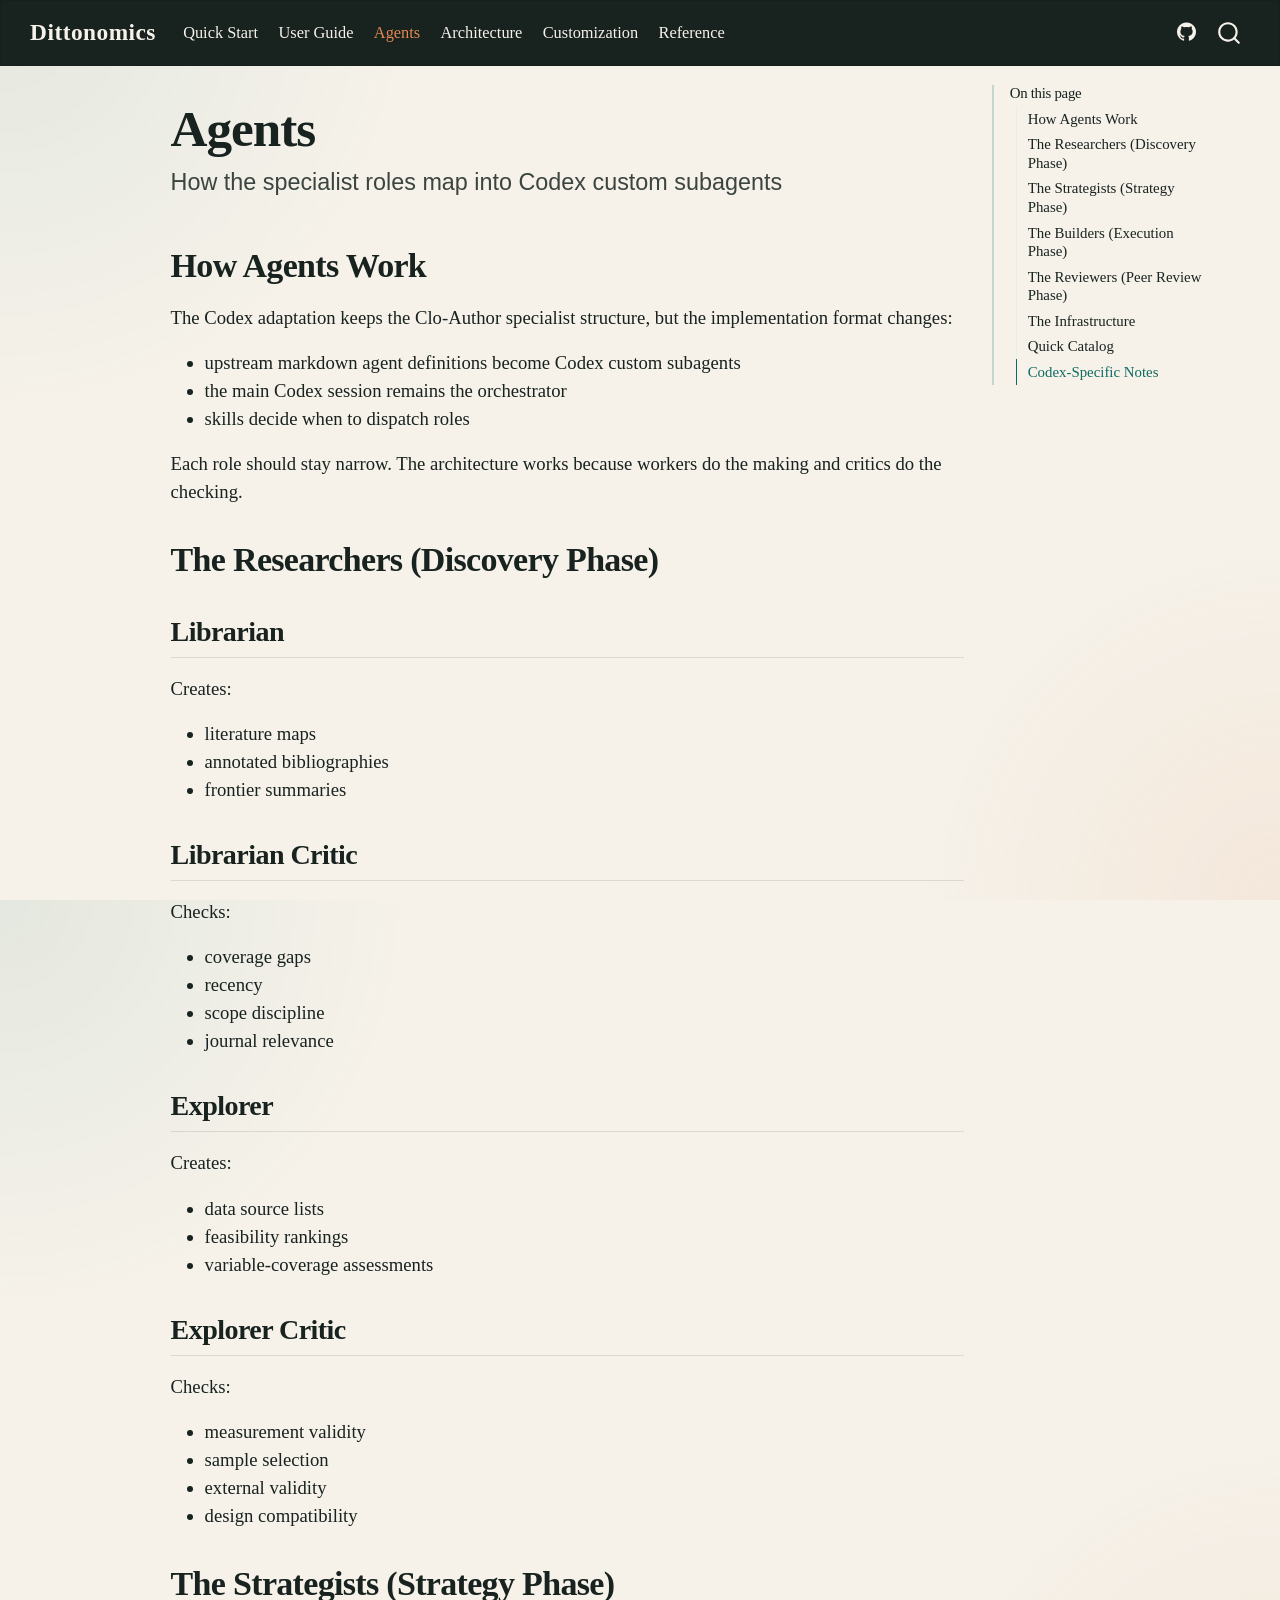
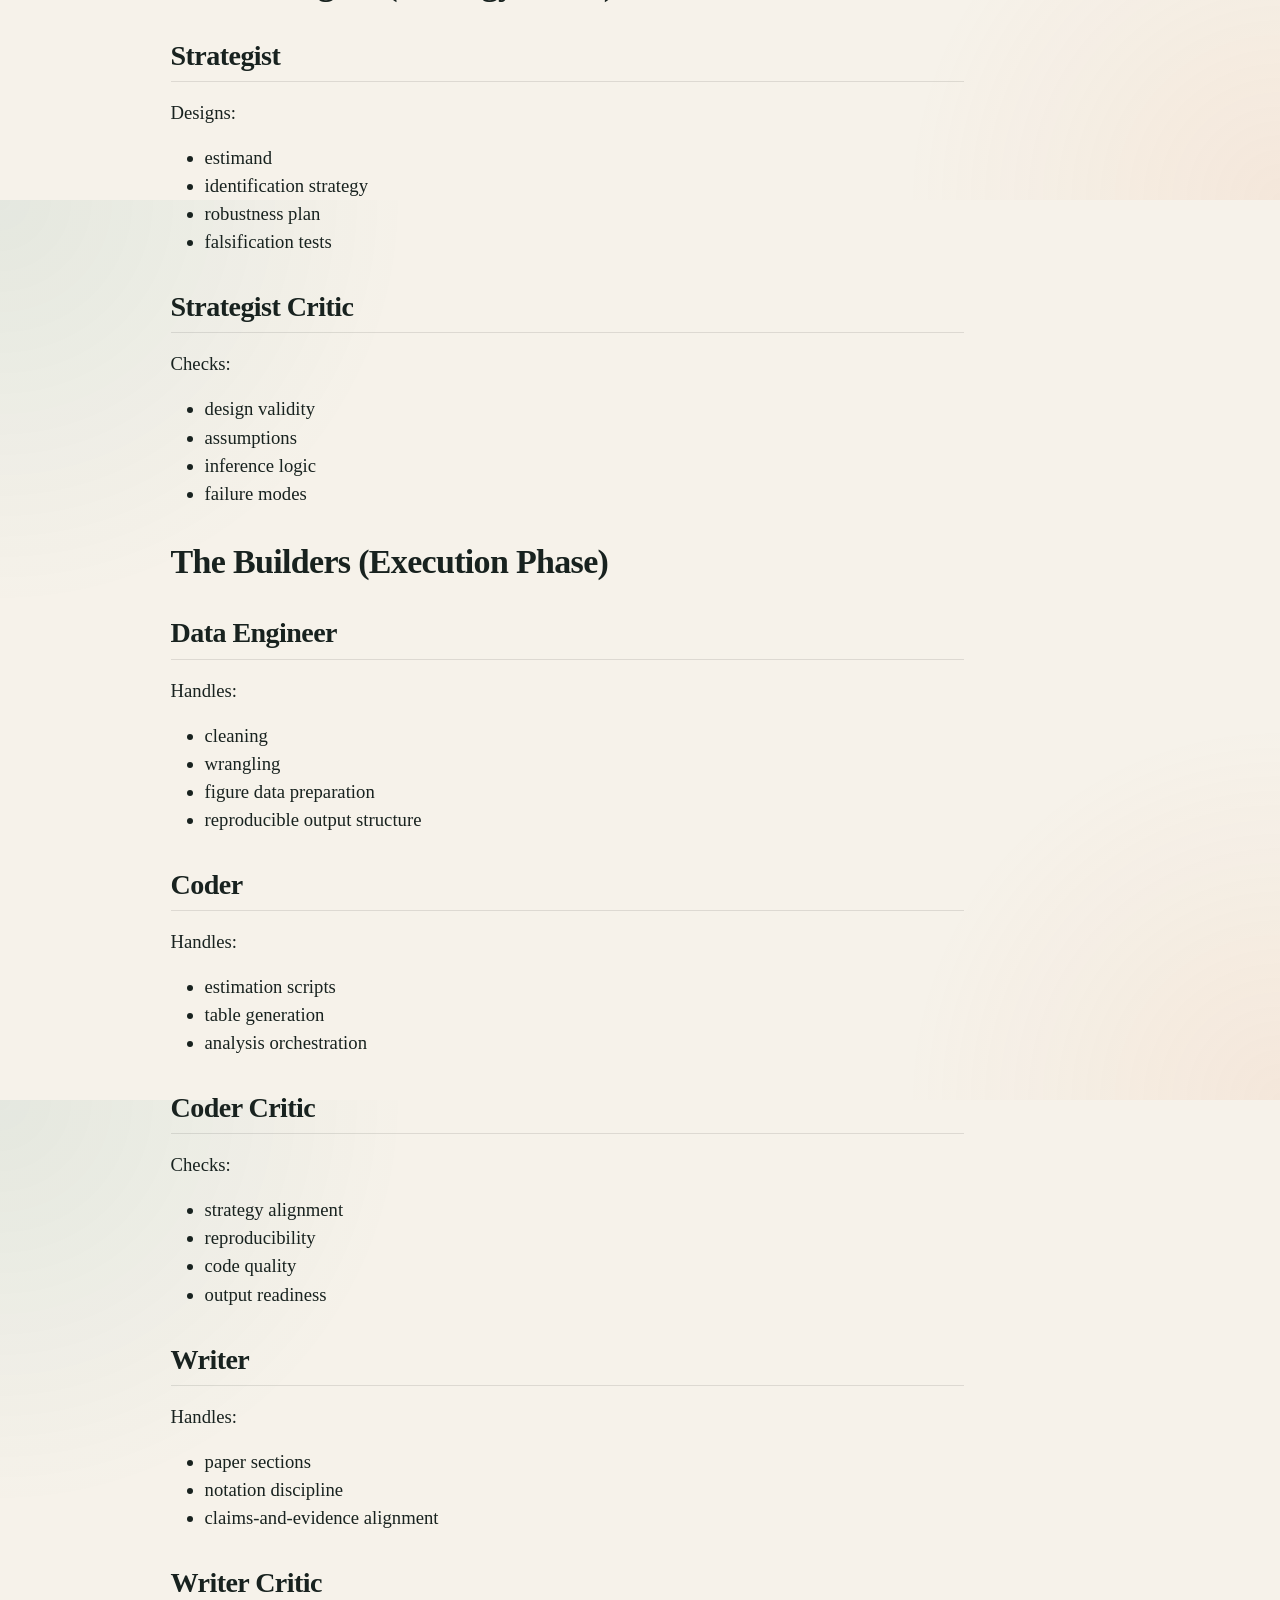
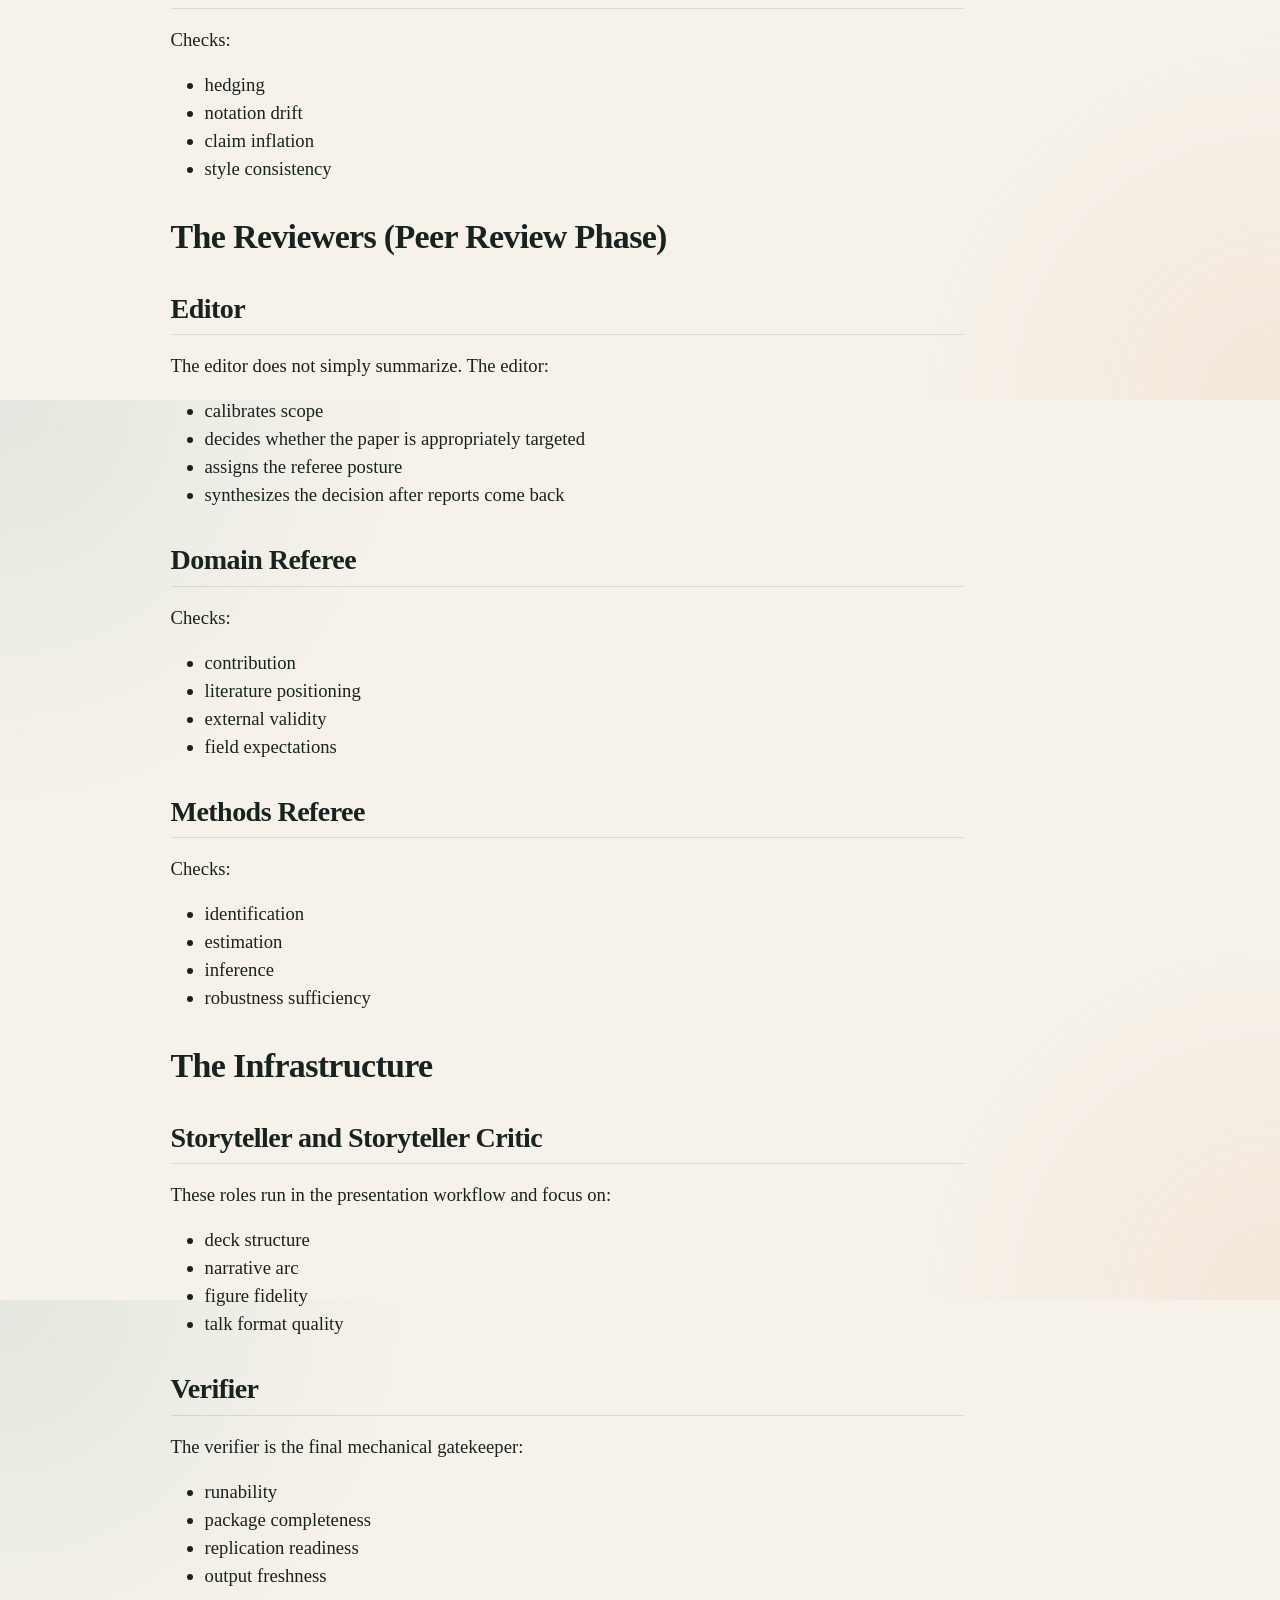
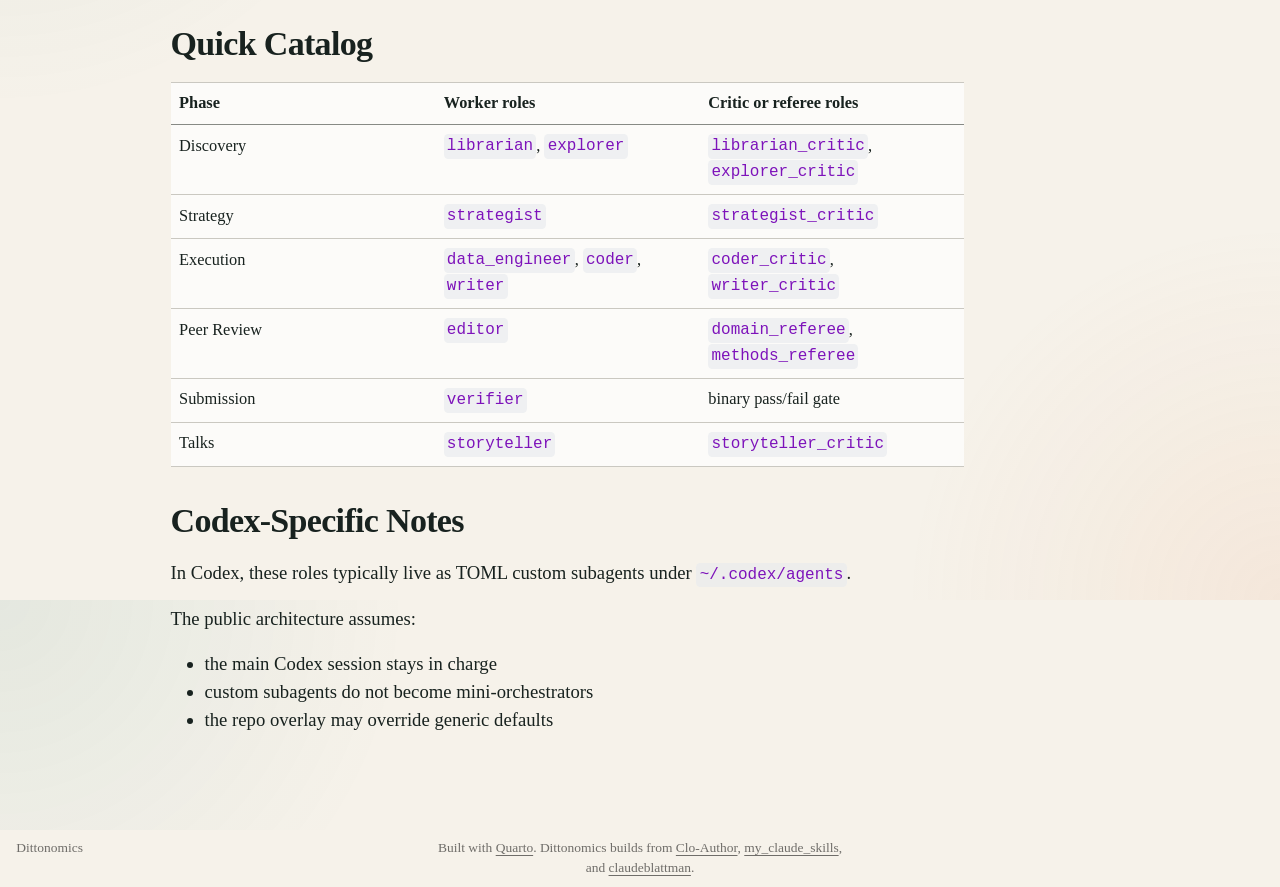
<file: docs/agents.html>
<!DOCTYPE html>
<html xmlns="http://www.w3.org/1999/xhtml" lang="en" xml:lang="en"><head>

<meta charset="utf-8">
<meta name="generator" content="quarto-1.9.36">

<meta name="viewport" content="width=device-width, initial-scale=1.0, user-scalable=yes">


<title>Agents – Dittonomics</title>
<style>
/* Default styles provided by pandoc.
** See https://pandoc.org/MANUAL.html#variables-for-html for config info.
*/
code{white-space: pre-wrap;}
span.smallcaps{font-variant: small-caps;}
div.columns{display: flex; gap: min(4vw, 1.5em);}
div.column{flex: auto; overflow-x: auto;}
div.hanging-indent{margin-left: 1.5em; text-indent: -1.5em;}
ul.task-list{list-style: none;}
ul.task-list li input[type="checkbox"] {
  width: 0.8em;
  margin: 0 0.8em 0.2em -1em; /* quarto-specific, see https://github.com/quarto-dev/quarto-cli/issues/4556 */ 
  vertical-align: middle;
}
</style>


<script src="site_libs/quarto-nav/quarto-nav.js"></script>
<script src="site_libs/quarto-nav/headroom.min.js"></script>
<script src="site_libs/clipboard/clipboard.min.js"></script>
<script src="site_libs/quarto-search/autocomplete.umd.js"></script>
<script src="site_libs/quarto-search/fuse.min.js"></script>
<script src="site_libs/quarto-search/quarto-search.js"></script>
<meta name="quarto:offset" content="./">
<script src="site_libs/quarto-html/quarto.js" type="module"></script>
<script src="site_libs/quarto-html/tabsets/tabsets.js" type="module"></script>
<script src="site_libs/quarto-html/popper.min.js"></script>
<script src="site_libs/quarto-html/tippy.umd.min.js"></script>
<script src="site_libs/quarto-html/anchor.min.js"></script>
<link href="site_libs/quarto-html/tippy.css" rel="stylesheet">
<link href="site_libs/quarto-html/quarto-syntax-highlighting-845c23b38eaddc0f92fda52bfe77a8c8.css" rel="stylesheet" id="quarto-text-highlighting-styles">
<script src="site_libs/bootstrap/bootstrap.min.js"></script>
<link href="site_libs/bootstrap/bootstrap-icons.css" rel="stylesheet">
<link href="site_libs/bootstrap/bootstrap-f43aa2ac6a6dd6e2d45c657abbb927a2.min.css" rel="stylesheet" append-hash="true" id="quarto-bootstrap" data-mode="light">
<script id="quarto-search-options" type="application/json">{
  "location": "navbar",
  "copy-button": false,
  "collapse-after": 3,
  "panel-placement": "end",
  "type": "overlay",
  "limit": 50,
  "keyboard-shortcut": [
    "f",
    "/",
    "s"
  ],
  "show-item-context": false,
  "language": {
    "search-no-results-text": "No results",
    "search-matching-documents-text": "matching documents",
    "search-copy-link-title": "Copy link to search",
    "search-hide-matches-text": "Hide additional matches",
    "search-more-match-text": "more match in this document",
    "search-more-matches-text": "more matches in this document",
    "search-clear-button-title": "Clear",
    "search-text-placeholder": "",
    "search-detached-cancel-button-title": "Cancel",
    "search-submit-button-title": "Submit",
    "search-label": "Search"
  }
}</script>
<style>html{ scroll-behavior: smooth; }</style>


</head>

<body class="nav-fixed quarto-light">

<div id="quarto-search-results"></div>
  <header id="quarto-header" class="headroom fixed-top">
    <nav class="navbar navbar-expand-lg " data-bs-theme="dark">
      <div class="navbar-container container-fluid">
      <div class="navbar-brand-container mx-auto">
    <a class="navbar-brand" href="./index.html">
    <span class="navbar-title">Dittonomics</span>
    </a>
  </div>
            <div id="quarto-search" class="" title="Search"></div>
          <button class="navbar-toggler" type="button" data-bs-toggle="collapse" data-bs-target="#navbarCollapse" aria-controls="navbarCollapse" role="menu" aria-expanded="false" aria-label="Toggle navigation" onclick="if (window.quartoToggleHeadroom) { window.quartoToggleHeadroom(); }">
  <span class="navbar-toggler-icon"></span>
</button>
          <div class="collapse navbar-collapse" id="navbarCollapse">
            <ul class="navbar-nav navbar-nav-scroll me-auto">
  <li class="nav-item">
    <a class="nav-link" href="./index.html"> 
<span class="menu-text">Quick Start</span></a>
  </li>  
  <li class="nav-item">
    <a class="nav-link" href="./user-guide.html"> 
<span class="menu-text">User Guide</span></a>
  </li>  
  <li class="nav-item">
    <a class="nav-link active" href="./agents.html" aria-current="page"> 
<span class="menu-text">Agents</span></a>
  </li>  
  <li class="nav-item">
    <a class="nav-link" href="./architecture.html"> 
<span class="menu-text">Architecture</span></a>
  </li>  
  <li class="nav-item">
    <a class="nav-link" href="./customization.html"> 
<span class="menu-text">Customization</span></a>
  </li>  
  <li class="nav-item">
    <a class="nav-link" href="./reference.html"> 
<span class="menu-text">Reference</span></a>
  </li>  
</ul>
            <ul class="navbar-nav navbar-nav-scroll ms-auto">
  <li class="nav-item compact">
    <a class="nav-link" href="https://github.com/sebastianritterg/codex-clo-author"> <i class="bi bi-github" role="img">
</i> 
<span class="menu-text"></span></a>
  </li>  
</ul>
          </div> <!-- /navcollapse -->
            <div class="quarto-navbar-tools">
</div>
      </div> <!-- /container-fluid -->
    </nav>
</header>
<!-- content -->
<div id="quarto-content" class="quarto-container page-columns page-rows-contents page-layout-article page-navbar">
<!-- sidebar -->
<!-- margin-sidebar -->
    <div id="quarto-margin-sidebar" class="sidebar margin-sidebar">
        <nav id="TOC" role="doc-toc" class="toc-active">
    <h2 id="toc-title">On this page</h2>
   
  <ul>
  <li><a href="#how-agents-work" id="toc-how-agents-work" class="nav-link active" data-scroll-target="#how-agents-work">How Agents Work</a></li>
  <li><a href="#the-researchers-discovery-phase" id="toc-the-researchers-discovery-phase" class="nav-link" data-scroll-target="#the-researchers-discovery-phase">The Researchers (Discovery Phase)</a>
  <ul class="collapse">
  <li><a href="#librarian" id="toc-librarian" class="nav-link" data-scroll-target="#librarian">Librarian</a></li>
  <li><a href="#librarian-critic" id="toc-librarian-critic" class="nav-link" data-scroll-target="#librarian-critic">Librarian Critic</a></li>
  <li><a href="#explorer" id="toc-explorer" class="nav-link" data-scroll-target="#explorer">Explorer</a></li>
  <li><a href="#explorer-critic" id="toc-explorer-critic" class="nav-link" data-scroll-target="#explorer-critic">Explorer Critic</a></li>
  </ul></li>
  <li><a href="#the-strategists-strategy-phase" id="toc-the-strategists-strategy-phase" class="nav-link" data-scroll-target="#the-strategists-strategy-phase">The Strategists (Strategy Phase)</a>
  <ul class="collapse">
  <li><a href="#strategist" id="toc-strategist" class="nav-link" data-scroll-target="#strategist">Strategist</a></li>
  <li><a href="#strategist-critic" id="toc-strategist-critic" class="nav-link" data-scroll-target="#strategist-critic">Strategist Critic</a></li>
  </ul></li>
  <li><a href="#the-builders-execution-phase" id="toc-the-builders-execution-phase" class="nav-link" data-scroll-target="#the-builders-execution-phase">The Builders (Execution Phase)</a>
  <ul class="collapse">
  <li><a href="#data-engineer" id="toc-data-engineer" class="nav-link" data-scroll-target="#data-engineer">Data Engineer</a></li>
  <li><a href="#coder" id="toc-coder" class="nav-link" data-scroll-target="#coder">Coder</a></li>
  <li><a href="#coder-critic" id="toc-coder-critic" class="nav-link" data-scroll-target="#coder-critic">Coder Critic</a></li>
  <li><a href="#writer" id="toc-writer" class="nav-link" data-scroll-target="#writer">Writer</a></li>
  <li><a href="#writer-critic" id="toc-writer-critic" class="nav-link" data-scroll-target="#writer-critic">Writer Critic</a></li>
  </ul></li>
  <li><a href="#the-reviewers-peer-review-phase" id="toc-the-reviewers-peer-review-phase" class="nav-link" data-scroll-target="#the-reviewers-peer-review-phase">The Reviewers (Peer Review Phase)</a>
  <ul class="collapse">
  <li><a href="#editor" id="toc-editor" class="nav-link" data-scroll-target="#editor">Editor</a></li>
  <li><a href="#domain-referee" id="toc-domain-referee" class="nav-link" data-scroll-target="#domain-referee">Domain Referee</a></li>
  <li><a href="#methods-referee" id="toc-methods-referee" class="nav-link" data-scroll-target="#methods-referee">Methods Referee</a></li>
  </ul></li>
  <li><a href="#the-infrastructure" id="toc-the-infrastructure" class="nav-link" data-scroll-target="#the-infrastructure">The Infrastructure</a>
  <ul class="collapse">
  <li><a href="#storyteller-and-storyteller-critic" id="toc-storyteller-and-storyteller-critic" class="nav-link" data-scroll-target="#storyteller-and-storyteller-critic">Storyteller and Storyteller Critic</a></li>
  <li><a href="#verifier" id="toc-verifier" class="nav-link" data-scroll-target="#verifier">Verifier</a></li>
  </ul></li>
  <li><a href="#agent-catalog" id="toc-agent-catalog" class="nav-link" data-scroll-target="#agent-catalog">Quick Catalog</a></li>
  <li><a href="#codex-specific-notes" id="toc-codex-specific-notes" class="nav-link" data-scroll-target="#codex-specific-notes">Codex-Specific Notes</a></li>
  </ul>
</nav>
    </div>
<!-- main -->
<main class="content" id="quarto-document-content">

<header id="title-block-header" class="quarto-title-block default">
<div class="quarto-title">
<h1 class="title">Agents</h1>
<p class="subtitle lead">How the specialist roles map into Codex custom subagents</p>
</div>



<div class="quarto-title-meta">

    
  
    
  </div>
  


</header>


<section id="how-agents-work" class="level1">
<h1>How Agents Work</h1>
<p>The Codex adaptation keeps the Clo-Author specialist structure, but the implementation format changes:</p>
<ul>
<li>upstream markdown agent definitions become Codex custom subagents</li>
<li>the main Codex session remains the orchestrator</li>
<li>skills decide when to dispatch roles</li>
</ul>
<p>Each role should stay narrow. The architecture works because workers do the making and critics do the checking.</p>
</section>
<section id="the-researchers-discovery-phase" class="level1">
<h1>The Researchers (Discovery Phase)</h1>
<section id="librarian" class="level2">
<h2 class="anchored" data-anchor-id="librarian">Librarian</h2>
<p>Creates:</p>
<ul>
<li>literature maps</li>
<li>annotated bibliographies</li>
<li>frontier summaries</li>
</ul>
</section>
<section id="librarian-critic" class="level2">
<h2 class="anchored" data-anchor-id="librarian-critic">Librarian Critic</h2>
<p>Checks:</p>
<ul>
<li>coverage gaps</li>
<li>recency</li>
<li>scope discipline</li>
<li>journal relevance</li>
</ul>
</section>
<section id="explorer" class="level2">
<h2 class="anchored" data-anchor-id="explorer">Explorer</h2>
<p>Creates:</p>
<ul>
<li>data source lists</li>
<li>feasibility rankings</li>
<li>variable-coverage assessments</li>
</ul>
</section>
<section id="explorer-critic" class="level2">
<h2 class="anchored" data-anchor-id="explorer-critic">Explorer Critic</h2>
<p>Checks:</p>
<ul>
<li>measurement validity</li>
<li>sample selection</li>
<li>external validity</li>
<li>design compatibility</li>
</ul>
</section>
</section>
<section id="the-strategists-strategy-phase" class="level1">
<h1>The Strategists (Strategy Phase)</h1>
<section id="strategist" class="level2">
<h2 class="anchored" data-anchor-id="strategist">Strategist</h2>
<p>Designs:</p>
<ul>
<li>estimand</li>
<li>identification strategy</li>
<li>robustness plan</li>
<li>falsification tests</li>
</ul>
</section>
<section id="strategist-critic" class="level2">
<h2 class="anchored" data-anchor-id="strategist-critic">Strategist Critic</h2>
<p>Checks:</p>
<ul>
<li>design validity</li>
<li>assumptions</li>
<li>inference logic</li>
<li>failure modes</li>
</ul>
</section>
</section>
<section id="the-builders-execution-phase" class="level1">
<h1>The Builders (Execution Phase)</h1>
<section id="data-engineer" class="level2">
<h2 class="anchored" data-anchor-id="data-engineer">Data Engineer</h2>
<p>Handles:</p>
<ul>
<li>cleaning</li>
<li>wrangling</li>
<li>figure data preparation</li>
<li>reproducible output structure</li>
</ul>
</section>
<section id="coder" class="level2">
<h2 class="anchored" data-anchor-id="coder">Coder</h2>
<p>Handles:</p>
<ul>
<li>estimation scripts</li>
<li>table generation</li>
<li>analysis orchestration</li>
</ul>
</section>
<section id="coder-critic" class="level2">
<h2 class="anchored" data-anchor-id="coder-critic">Coder Critic</h2>
<p>Checks:</p>
<ul>
<li>strategy alignment</li>
<li>reproducibility</li>
<li>code quality</li>
<li>output readiness</li>
</ul>
</section>
<section id="writer" class="level2">
<h2 class="anchored" data-anchor-id="writer">Writer</h2>
<p>Handles:</p>
<ul>
<li>paper sections</li>
<li>notation discipline</li>
<li>claims-and-evidence alignment</li>
</ul>
</section>
<section id="writer-critic" class="level2">
<h2 class="anchored" data-anchor-id="writer-critic">Writer Critic</h2>
<p>Checks:</p>
<ul>
<li>hedging</li>
<li>notation drift</li>
<li>claim inflation</li>
<li>style consistency</li>
</ul>
</section>
</section>
<section id="the-reviewers-peer-review-phase" class="level1">
<h1>The Reviewers (Peer Review Phase)</h1>
<section id="editor" class="level2">
<h2 class="anchored" data-anchor-id="editor">Editor</h2>
<p>The editor does not simply summarize. The editor:</p>
<ul>
<li>calibrates scope</li>
<li>decides whether the paper is appropriately targeted</li>
<li>assigns the referee posture</li>
<li>synthesizes the decision after reports come back</li>
</ul>
</section>
<section id="domain-referee" class="level2">
<h2 class="anchored" data-anchor-id="domain-referee">Domain Referee</h2>
<p>Checks:</p>
<ul>
<li>contribution</li>
<li>literature positioning</li>
<li>external validity</li>
<li>field expectations</li>
</ul>
</section>
<section id="methods-referee" class="level2">
<h2 class="anchored" data-anchor-id="methods-referee">Methods Referee</h2>
<p>Checks:</p>
<ul>
<li>identification</li>
<li>estimation</li>
<li>inference</li>
<li>robustness sufficiency</li>
</ul>
</section>
</section>
<section id="the-infrastructure" class="level1">
<h1>The Infrastructure</h1>
<section id="storyteller-and-storyteller-critic" class="level2">
<h2 class="anchored" data-anchor-id="storyteller-and-storyteller-critic">Storyteller and Storyteller Critic</h2>
<p>These roles run in the presentation workflow and focus on:</p>
<ul>
<li>deck structure</li>
<li>narrative arc</li>
<li>figure fidelity</li>
<li>talk format quality</li>
</ul>
</section>
<section id="verifier" class="level2">
<h2 class="anchored" data-anchor-id="verifier">Verifier</h2>
<p>The verifier is the final mechanical gatekeeper:</p>
<ul>
<li>runability</li>
<li>package completeness</li>
<li>replication readiness</li>
<li>output freshness</li>
</ul>
</section>
</section>
<section id="agent-catalog" class="level1">
<h1>Quick Catalog</h1>
<table class="caption-top table">
<colgroup>
<col style="width: 33%">
<col style="width: 33%">
<col style="width: 33%">
</colgroup>
<thead>
<tr class="header">
<th>Phase</th>
<th>Worker roles</th>
<th>Critic or referee roles</th>
</tr>
</thead>
<tbody>
<tr class="odd">
<td>Discovery</td>
<td><code>librarian</code>, <code>explorer</code></td>
<td><code>librarian_critic</code>, <code>explorer_critic</code></td>
</tr>
<tr class="even">
<td>Strategy</td>
<td><code>strategist</code></td>
<td><code>strategist_critic</code></td>
</tr>
<tr class="odd">
<td>Execution</td>
<td><code>data_engineer</code>, <code>coder</code>, <code>writer</code></td>
<td><code>coder_critic</code>, <code>writer_critic</code></td>
</tr>
<tr class="even">
<td>Peer Review</td>
<td><code>editor</code></td>
<td><code>domain_referee</code>, <code>methods_referee</code></td>
</tr>
<tr class="odd">
<td>Submission</td>
<td><code>verifier</code></td>
<td>binary pass/fail gate</td>
</tr>
<tr class="even">
<td>Talks</td>
<td><code>storyteller</code></td>
<td><code>storyteller_critic</code></td>
</tr>
</tbody>
</table>
</section>
<section id="codex-specific-notes" class="level1">
<h1>Codex-Specific Notes</h1>
<p>In Codex, these roles typically live as TOML custom subagents under <code>~/.codex/agents</code>.</p>
<p>The public architecture assumes:</p>
<ul>
<li>the main Codex session stays in charge</li>
<li>custom subagents do not become mini-orchestrators</li>
<li>the repo overlay may override generic defaults</li>
</ul>


</section>

</main> <!-- /main -->
<script id="quarto-html-after-body" type="application/javascript">
  window.document.addEventListener("DOMContentLoaded", function (event) {
    const icon = "";
    const anchorJS = new window.AnchorJS();
    anchorJS.options = {
      placement: 'right',
      icon: icon
    };
    anchorJS.add('.anchored');
    const isCodeAnnotation = (el) => {
      for (const clz of el.classList) {
        if (clz.startsWith('code-annotation-')) {                     
          return true;
        }
      }
      return false;
    }
    const onCopySuccess = function(e) {
      // button target
      const button = e.trigger;
      // don't keep focus
      button.blur();
      // flash "checked"
      button.classList.add('code-copy-button-checked');
      var currentTitle = button.getAttribute("title");
      button.setAttribute("title", "Copied!");
      let tooltip;
      if (window.bootstrap) {
        button.setAttribute("data-bs-toggle", "tooltip");
        button.setAttribute("data-bs-placement", "left");
        button.setAttribute("data-bs-title", "Copied!");
        tooltip = new bootstrap.Tooltip(button, 
          { trigger: "manual", 
            customClass: "code-copy-button-tooltip",
            offset: [0, -8]});
        tooltip.show();    
      }
      setTimeout(function() {
        if (tooltip) {
          tooltip.hide();
          button.removeAttribute("data-bs-title");
          button.removeAttribute("data-bs-toggle");
          button.removeAttribute("data-bs-placement");
        }
        button.setAttribute("title", currentTitle);
        button.classList.remove('code-copy-button-checked');
      }, 1000);
      // clear code selection
      e.clearSelection();
    }
    const getTextToCopy = function(trigger) {
      const outerScaffold = trigger.parentElement.cloneNode(true);
      const codeEl = outerScaffold.querySelector('code');
      for (const childEl of codeEl.children) {
        if (isCodeAnnotation(childEl)) {
          childEl.remove();
        }
      }
      return codeEl.innerText;
    }
    const clipboard = new window.ClipboardJS('.code-copy-button:not([data-in-quarto-modal])', {
      text: getTextToCopy
    });
    clipboard.on('success', onCopySuccess);
    if (window.document.getElementById('quarto-embedded-source-code-modal')) {
      const clipboardModal = new window.ClipboardJS('.code-copy-button[data-in-quarto-modal]', {
        text: getTextToCopy,
        container: window.document.getElementById('quarto-embedded-source-code-modal')
      });
      clipboardModal.on('success', onCopySuccess);
    }
      var localhostRegex = new RegExp(/^(?:http|https):\/\/localhost\:?[0-9]*\//);
      var mailtoRegex = new RegExp(/^mailto:/);
        var filterRegex = new RegExp("https:\/\/sebastianritterg\.github\.io\/codex-clo-author\/");
      var isInternal = (href) => {
          return filterRegex.test(href) || localhostRegex.test(href) || mailtoRegex.test(href);
      }
      // Inspect non-navigation links and adorn them if external
     var links = window.document.querySelectorAll('a[href]:not(.nav-link):not(.navbar-brand):not(.toc-action):not(.sidebar-link):not(.sidebar-item-toggle):not(.pagination-link):not(.no-external):not([aria-hidden]):not(.dropdown-item):not(.quarto-navigation-tool):not(.about-link)');
      for (var i=0; i<links.length; i++) {
        const link = links[i];
        if (!isInternal(link.href)) {
          // undo the damage that might have been done by quarto-nav.js in the case of
          // links that we want to consider external
          if (link.dataset.originalHref !== undefined) {
            link.href = link.dataset.originalHref;
          }
        }
      }
    function tippyHover(el, contentFn, onTriggerFn, onUntriggerFn) {
      const config = {
        allowHTML: true,
        maxWidth: 500,
        delay: 100,
        arrow: false,
        appendTo: function(el) {
            return el.parentElement;
        },
        interactive: true,
        interactiveBorder: 10,
        theme: 'quarto',
        placement: 'bottom-start',
      };
      if (contentFn) {
        config.content = contentFn;
      }
      if (onTriggerFn) {
        config.onTrigger = onTriggerFn;
      }
      if (onUntriggerFn) {
        config.onUntrigger = onUntriggerFn;
      }
      window.tippy(el, config); 
    }
    const noterefs = window.document.querySelectorAll('a[role="doc-noteref"]');
    for (var i=0; i<noterefs.length; i++) {
      const ref = noterefs[i];
      tippyHover(ref, function() {
        // use id or data attribute instead here
        let href = ref.getAttribute('data-footnote-href') || ref.getAttribute('href');
        try { href = new URL(href).hash; } catch {}
        const id = href.replace(/^#\/?/, "");
        const note = window.document.getElementById(id);
        if (note) {
          return note.innerHTML;
        } else {
          return "";
        }
      });
    }
    const xrefs = window.document.querySelectorAll('a.quarto-xref');
    const processXRef = (id, note) => {
      // Strip column container classes
      const stripColumnClz = (el) => {
        el.classList.remove("page-full", "page-columns");
        if (el.children) {
          for (const child of el.children) {
            stripColumnClz(child);
          }
        }
      }
      stripColumnClz(note)
      if (id === null || id.startsWith('sec-')) {
        // Special case sections, only their first couple elements
        const container = document.createElement("div");
        if (note.children && note.children.length > 2) {
          container.appendChild(note.children[0].cloneNode(true));
          for (let i = 1; i < note.children.length; i++) {
            const child = note.children[i];
            if (child.tagName === "P" && child.innerText === "") {
              continue;
            } else {
              container.appendChild(child.cloneNode(true));
              break;
            }
          }
          if (window.Quarto?.typesetMath) {
            window.Quarto.typesetMath(container);
          }
          return container.innerHTML
        } else {
          if (window.Quarto?.typesetMath) {
            window.Quarto.typesetMath(note);
          }
          return note.innerHTML;
        }
      } else {
        // Remove any anchor links if they are present
        const anchorLink = note.querySelector('a.anchorjs-link');
        if (anchorLink) {
          anchorLink.remove();
        }
        if (window.Quarto?.typesetMath) {
          window.Quarto.typesetMath(note);
        }
        if (note.classList.contains("callout")) {
          return note.outerHTML;
        } else {
          return note.innerHTML;
        }
      }
    }
    for (var i=0; i<xrefs.length; i++) {
      const xref = xrefs[i];
      tippyHover(xref, undefined, function(instance) {
        instance.disable();
        let url = xref.getAttribute('href');
        let hash = undefined; 
        if (url.startsWith('#')) {
          hash = url;
        } else {
          try { hash = new URL(url).hash; } catch {}
        }
        if (hash) {
          const id = hash.replace(/^#\/?/, "");
          const note = window.document.getElementById(id);
          if (note !== null) {
            try {
              const html = processXRef(id, note.cloneNode(true));
              instance.setContent(html);
            } finally {
              instance.enable();
              instance.show();
            }
          } else {
            // See if we can fetch this
            fetch(url.split('#')[0])
            .then(res => res.text())
            .then(html => {
              const parser = new DOMParser();
              const htmlDoc = parser.parseFromString(html, "text/html");
              const note = htmlDoc.getElementById(id);
              if (note !== null) {
                const html = processXRef(id, note);
                instance.setContent(html);
              } 
            }).finally(() => {
              instance.enable();
              instance.show();
            });
          }
        } else {
          // See if we can fetch a full url (with no hash to target)
          // This is a special case and we should probably do some content thinning / targeting
          fetch(url)
          .then(res => res.text())
          .then(html => {
            const parser = new DOMParser();
            const htmlDoc = parser.parseFromString(html, "text/html");
            const note = htmlDoc.querySelector('main.content');
            if (note !== null) {
              // This should only happen for chapter cross references
              // (since there is no id in the URL)
              // remove the first header
              if (note.children.length > 0 && note.children[0].tagName === "HEADER") {
                note.children[0].remove();
              }
              const html = processXRef(null, note);
              instance.setContent(html);
            } 
          }).finally(() => {
            instance.enable();
            instance.show();
          });
        }
      }, function(instance) {
      });
    }
        let selectedAnnoteEl;
        const selectorForAnnotation = ( cell, annotation) => {
          let cellAttr = 'data-code-cell="' + cell + '"';
          let lineAttr = 'data-code-annotation="' +  annotation + '"';
          const selector = 'span[' + cellAttr + '][' + lineAttr + ']';
          return selector;
        }
        const selectCodeLines = (annoteEl) => {
          const doc = window.document;
          const targetCell = annoteEl.getAttribute("data-target-cell");
          const targetAnnotation = annoteEl.getAttribute("data-target-annotation");
          const annoteSpan = window.document.querySelector(selectorForAnnotation(targetCell, targetAnnotation));
          const lines = annoteSpan.getAttribute("data-code-lines").split(",");
          const lineIds = lines.map((line) => {
            return targetCell + "-" + line;
          })
          let top = null;
          let height = null;
          let parent = null;
          if (lineIds.length > 0) {
              //compute the position of the single el (top and bottom and make a div)
              const el = window.document.getElementById(lineIds[0]);
              top = el.offsetTop;
              height = el.offsetHeight;
              parent = el.parentElement.parentElement;
            if (lineIds.length > 1) {
              const lastEl = window.document.getElementById(lineIds[lineIds.length - 1]);
              const bottom = lastEl.offsetTop + lastEl.offsetHeight;
              height = bottom - top;
            }
            if (top !== null && height !== null && parent !== null) {
              // cook up a div (if necessary) and position it 
              let div = window.document.getElementById("code-annotation-line-highlight");
              if (div === null) {
                div = window.document.createElement("div");
                div.setAttribute("id", "code-annotation-line-highlight");
                div.style.position = 'absolute';
                parent.appendChild(div);
              }
              div.style.top = top - 2 + "px";
              div.style.height = height + 4 + "px";
              div.style.left = 0;
              let gutterDiv = window.document.getElementById("code-annotation-line-highlight-gutter");
              if (gutterDiv === null) {
                gutterDiv = window.document.createElement("div");
                gutterDiv.setAttribute("id", "code-annotation-line-highlight-gutter");
                gutterDiv.style.position = 'absolute';
                const codeCell = window.document.getElementById(targetCell);
                const gutter = codeCell.querySelector('.code-annotation-gutter');
                gutter.appendChild(gutterDiv);
              }
              gutterDiv.style.top = top - 2 + "px";
              gutterDiv.style.height = height + 4 + "px";
            }
            selectedAnnoteEl = annoteEl;
          }
        };
        const unselectCodeLines = () => {
          const elementsIds = ["code-annotation-line-highlight", "code-annotation-line-highlight-gutter"];
          elementsIds.forEach((elId) => {
            const div = window.document.getElementById(elId);
            if (div) {
              div.remove();
            }
          });
          selectedAnnoteEl = undefined;
        };
          // Handle positioning of the toggle
      window.addEventListener(
        "resize",
        throttle(() => {
          elRect = undefined;
          if (selectedAnnoteEl) {
            selectCodeLines(selectedAnnoteEl);
          }
        }, 10)
      );
      function throttle(fn, ms) {
      let throttle = false;
      let timer;
        return (...args) => {
          if(!throttle) { // first call gets through
              fn.apply(this, args);
              throttle = true;
          } else { // all the others get throttled
              if(timer) clearTimeout(timer); // cancel #2
              timer = setTimeout(() => {
                fn.apply(this, args);
                timer = throttle = false;
              }, ms);
          }
        };
      }
        // Attach click handler to the DT
        const annoteDls = window.document.querySelectorAll('dt[data-target-cell]');
        for (const annoteDlNode of annoteDls) {
          annoteDlNode.addEventListener('click', (event) => {
            const clickedEl = event.target;
            if (clickedEl !== selectedAnnoteEl) {
              unselectCodeLines();
              const activeEl = window.document.querySelector('dt[data-target-cell].code-annotation-active');
              if (activeEl) {
                activeEl.classList.remove('code-annotation-active');
              }
              selectCodeLines(clickedEl);
              clickedEl.classList.add('code-annotation-active');
            } else {
              // Unselect the line
              unselectCodeLines();
              clickedEl.classList.remove('code-annotation-active');
            }
          });
        }
    const findCites = (el) => {
      const parentEl = el.parentElement;
      if (parentEl) {
        const cites = parentEl.dataset.cites;
        if (cites) {
          return {
            el,
            cites: cites.split(' ')
          };
        } else {
          return findCites(el.parentElement)
        }
      } else {
        return undefined;
      }
    };
    var bibliorefs = window.document.querySelectorAll('a[role="doc-biblioref"]');
    for (var i=0; i<bibliorefs.length; i++) {
      const ref = bibliorefs[i];
      const citeInfo = findCites(ref);
      if (citeInfo) {
        tippyHover(citeInfo.el, function() {
          var popup = window.document.createElement('div');
          citeInfo.cites.forEach(function(cite) {
            var citeDiv = window.document.createElement('div');
            citeDiv.classList.add('hanging-indent');
            citeDiv.classList.add('csl-entry');
            var biblioDiv = window.document.getElementById('ref-' + cite);
            if (biblioDiv) {
              citeDiv.innerHTML = biblioDiv.innerHTML;
            }
            popup.appendChild(citeDiv);
          });
          return popup.innerHTML;
        });
      }
    }
  });
  </script>
</div> <!-- /content -->
<footer class="footer">
  <div class="nav-footer">
    <div class="nav-footer-left">
<p>Dittonomics</p>
</div>   
    <div class="nav-footer-center">
<p>Built with <a href="https://quarto.org">Quarto</a>. Dittonomics builds from <a href="https://hsantanna.org/clo-author/">Clo-Author</a>, <a href="https://github.com/dariia-m/my_claude_skills">my_claude_skills</a>, and <a href="https://github.com/chrisblattman/claudeblattman">claudeblattman</a>.</p>
</div>
    <div class="nav-footer-right">
      &nbsp;
    </div>
  </div>
</footer>




<script src="site_libs/quarto-html/zenscroll-min.js"></script>
</body></html>
</file>
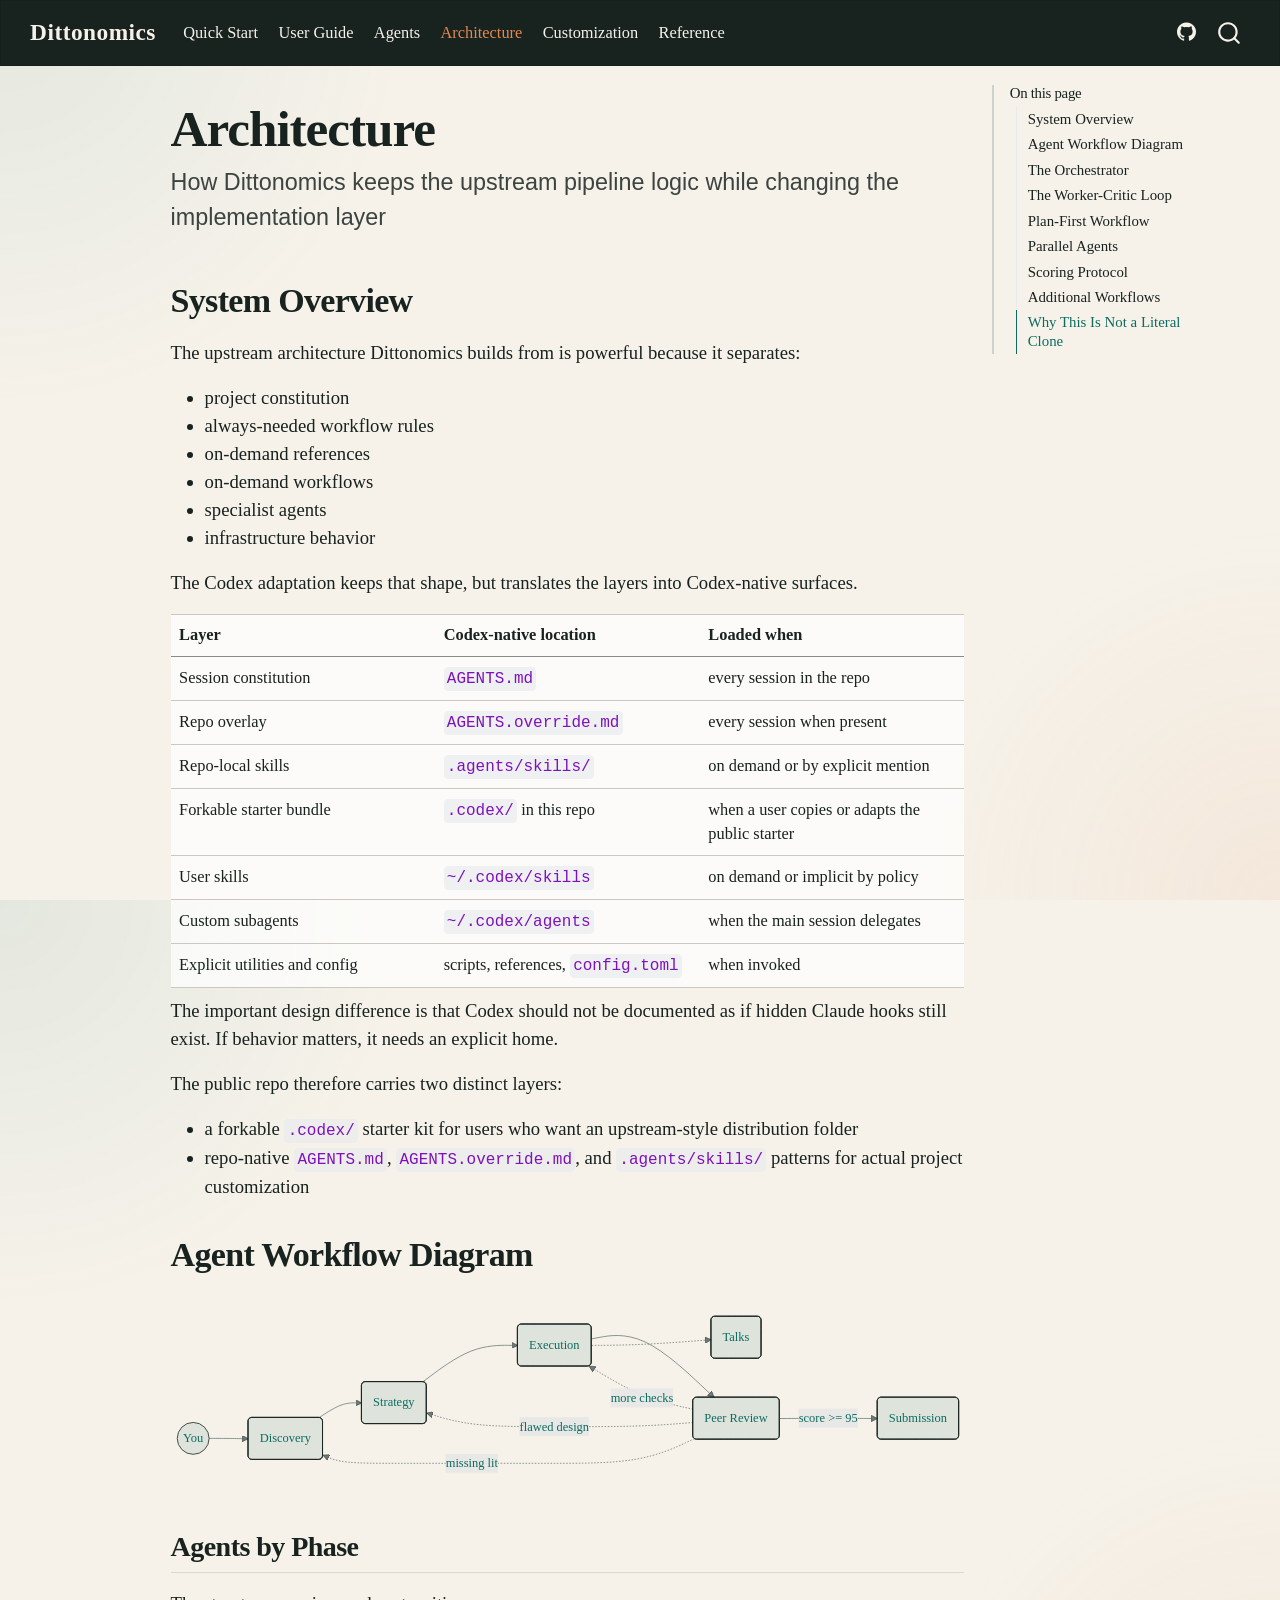
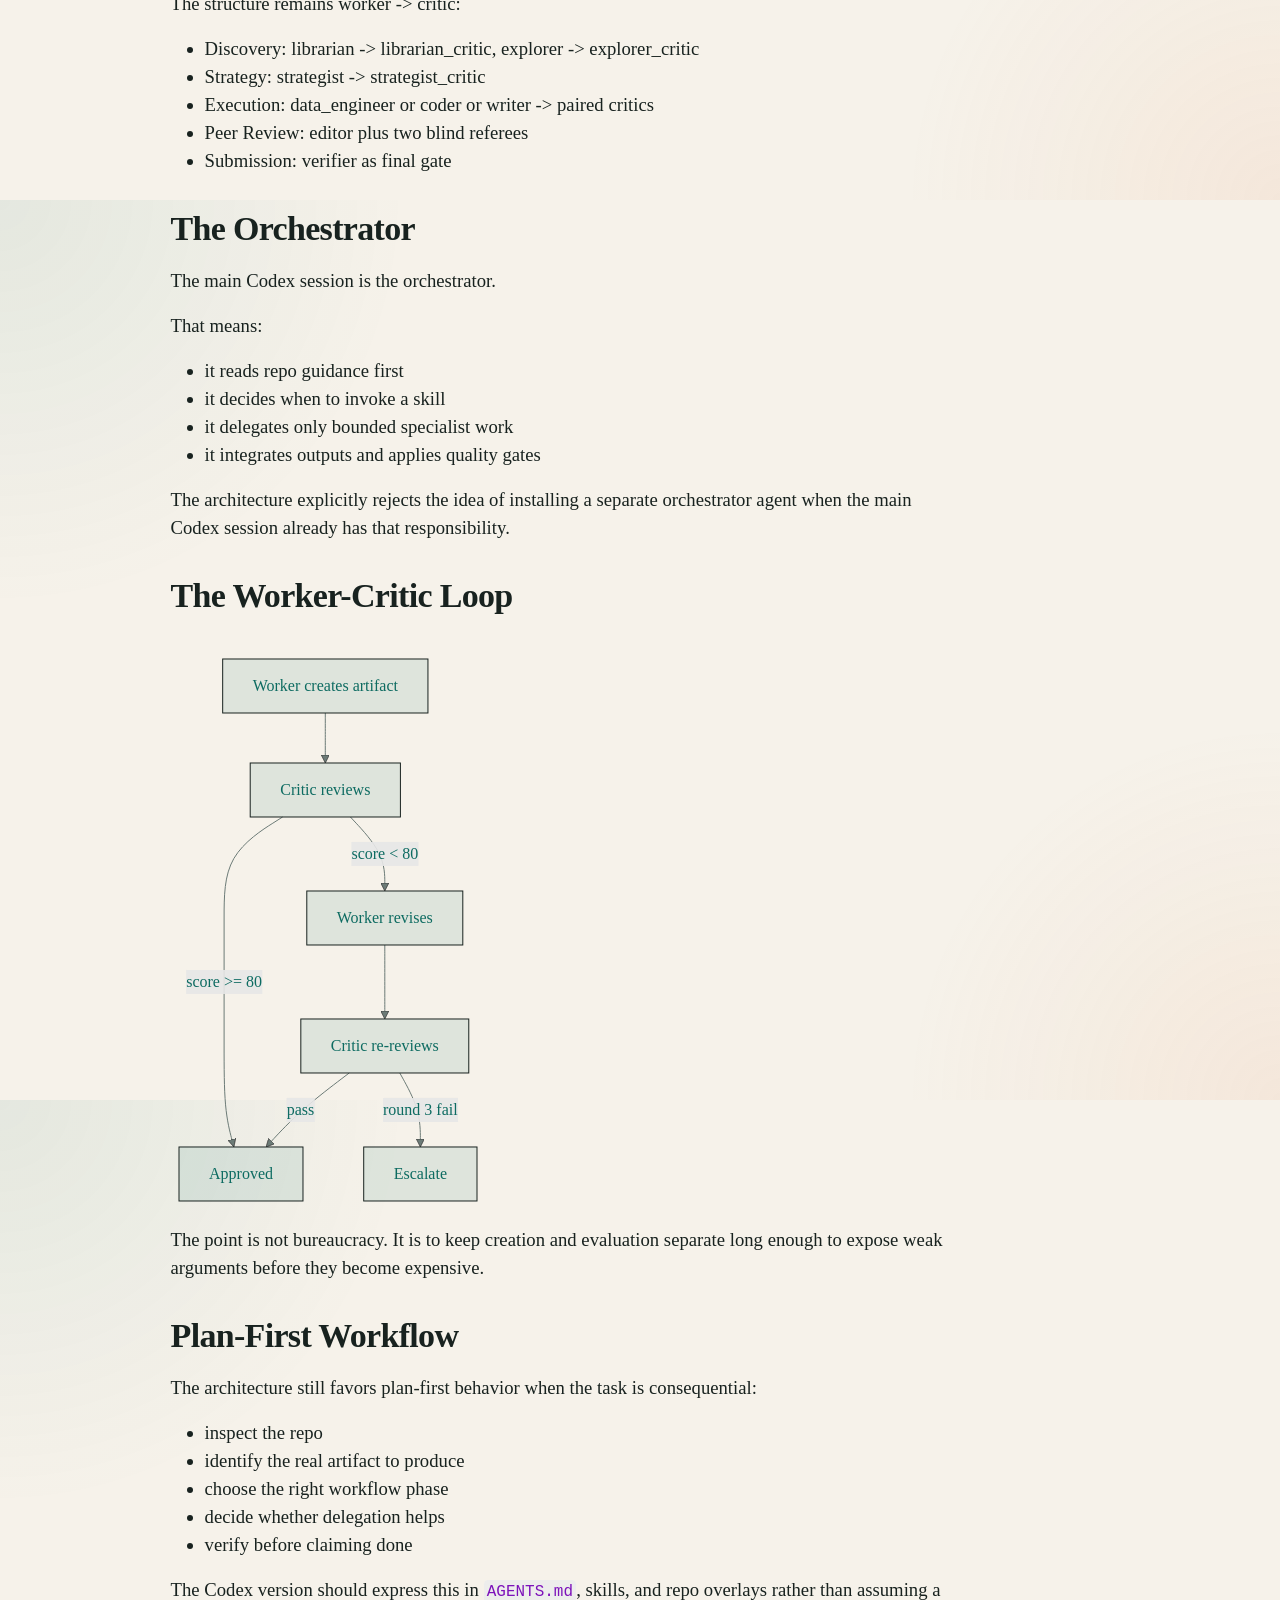
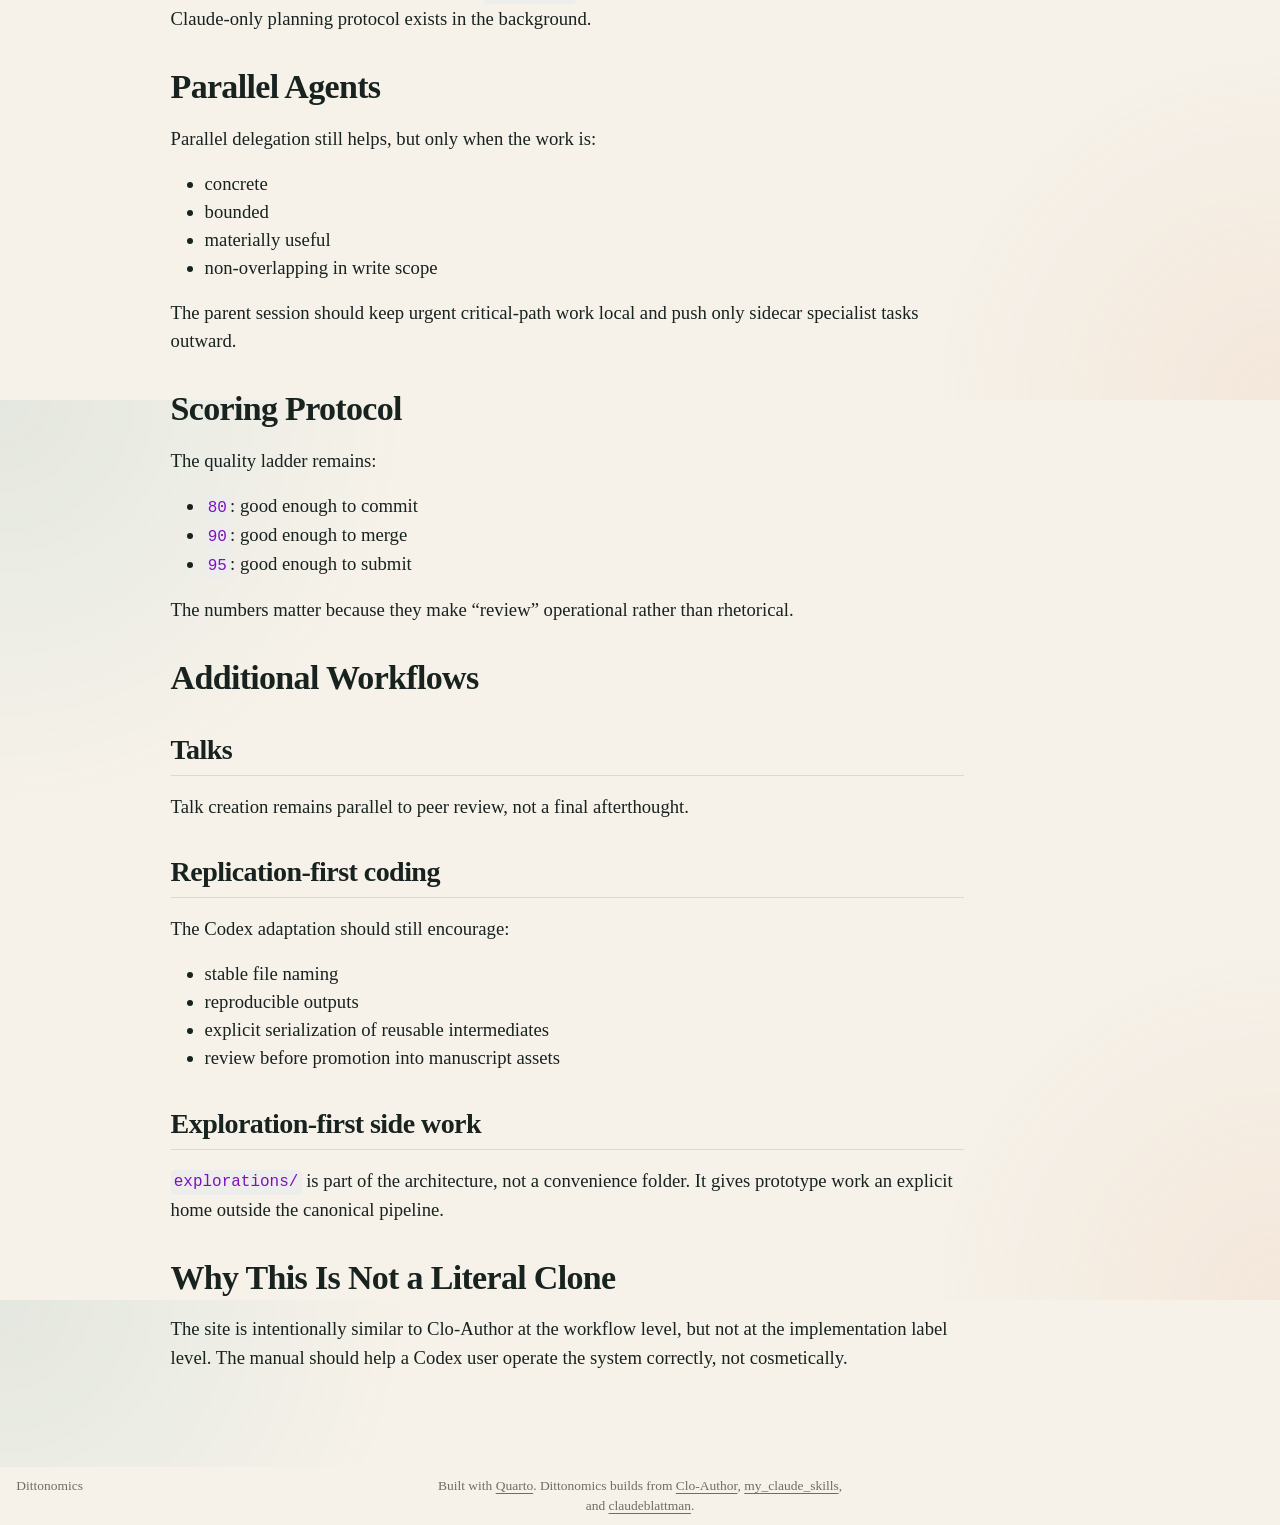
<file: docs/architecture.html>
<!DOCTYPE html>
<html xmlns="http://www.w3.org/1999/xhtml" lang="en" xml:lang="en"><head>

<meta charset="utf-8">
<meta name="generator" content="quarto-1.9.36">

<meta name="viewport" content="width=device-width, initial-scale=1.0, user-scalable=yes">


<title>Architecture – Dittonomics</title>
<style>
/* Default styles provided by pandoc.
** See https://pandoc.org/MANUAL.html#variables-for-html for config info.
*/
code{white-space: pre-wrap;}
span.smallcaps{font-variant: small-caps;}
div.columns{display: flex; gap: min(4vw, 1.5em);}
div.column{flex: auto; overflow-x: auto;}
div.hanging-indent{margin-left: 1.5em; text-indent: -1.5em;}
ul.task-list{list-style: none;}
ul.task-list li input[type="checkbox"] {
  width: 0.8em;
  margin: 0 0.8em 0.2em -1em; /* quarto-specific, see https://github.com/quarto-dev/quarto-cli/issues/4556 */ 
  vertical-align: middle;
}
</style>


<script src="site_libs/quarto-nav/quarto-nav.js"></script>
<script src="site_libs/quarto-nav/headroom.min.js"></script>
<script src="site_libs/clipboard/clipboard.min.js"></script>
<script src="site_libs/quarto-search/autocomplete.umd.js"></script>
<script src="site_libs/quarto-search/fuse.min.js"></script>
<script src="site_libs/quarto-search/quarto-search.js"></script>
<meta name="quarto:offset" content="./">
<script src="site_libs/quarto-html/quarto.js" type="module"></script>
<script src="site_libs/quarto-html/tabsets/tabsets.js" type="module"></script>
<script src="site_libs/quarto-html/popper.min.js"></script>
<script src="site_libs/quarto-html/tippy.umd.min.js"></script>
<script src="site_libs/quarto-html/anchor.min.js"></script>
<link href="site_libs/quarto-html/tippy.css" rel="stylesheet">
<link href="site_libs/quarto-html/quarto-syntax-highlighting-845c23b38eaddc0f92fda52bfe77a8c8.css" rel="stylesheet" id="quarto-text-highlighting-styles">
<script src="site_libs/bootstrap/bootstrap.min.js"></script>
<link href="site_libs/bootstrap/bootstrap-icons.css" rel="stylesheet">
<link href="site_libs/bootstrap/bootstrap-f43aa2ac6a6dd6e2d45c657abbb927a2.min.css" rel="stylesheet" append-hash="true" id="quarto-bootstrap" data-mode="light">
<script id="quarto-search-options" type="application/json">{
  "location": "navbar",
  "copy-button": false,
  "collapse-after": 3,
  "panel-placement": "end",
  "type": "overlay",
  "limit": 50,
  "keyboard-shortcut": [
    "f",
    "/",
    "s"
  ],
  "show-item-context": false,
  "language": {
    "search-no-results-text": "No results",
    "search-matching-documents-text": "matching documents",
    "search-copy-link-title": "Copy link to search",
    "search-hide-matches-text": "Hide additional matches",
    "search-more-match-text": "more match in this document",
    "search-more-matches-text": "more matches in this document",
    "search-clear-button-title": "Clear",
    "search-text-placeholder": "",
    "search-detached-cancel-button-title": "Cancel",
    "search-submit-button-title": "Submit",
    "search-label": "Search"
  }
}</script>
<style>html{ scroll-behavior: smooth; }</style>
<script src="site_libs/quarto-diagram/mermaid.min.js"></script>
<script src="site_libs/quarto-diagram/mermaid-init.js"></script>
<link href="site_libs/quarto-diagram/mermaid.css" rel="stylesheet">


</head>

<body class="nav-fixed quarto-light">

<div id="quarto-search-results"></div>
  <header id="quarto-header" class="headroom fixed-top">
    <nav class="navbar navbar-expand-lg " data-bs-theme="dark">
      <div class="navbar-container container-fluid">
      <div class="navbar-brand-container mx-auto">
    <a class="navbar-brand" href="./index.html">
    <span class="navbar-title">Dittonomics</span>
    </a>
  </div>
            <div id="quarto-search" class="" title="Search"></div>
          <button class="navbar-toggler" type="button" data-bs-toggle="collapse" data-bs-target="#navbarCollapse" aria-controls="navbarCollapse" role="menu" aria-expanded="false" aria-label="Toggle navigation" onclick="if (window.quartoToggleHeadroom) { window.quartoToggleHeadroom(); }">
  <span class="navbar-toggler-icon"></span>
</button>
          <div class="collapse navbar-collapse" id="navbarCollapse">
            <ul class="navbar-nav navbar-nav-scroll me-auto">
  <li class="nav-item">
    <a class="nav-link" href="./index.html"> 
<span class="menu-text">Quick Start</span></a>
  </li>  
  <li class="nav-item">
    <a class="nav-link" href="./user-guide.html"> 
<span class="menu-text">User Guide</span></a>
  </li>  
  <li class="nav-item">
    <a class="nav-link" href="./agents.html"> 
<span class="menu-text">Agents</span></a>
  </li>  
  <li class="nav-item">
    <a class="nav-link active" href="./architecture.html" aria-current="page"> 
<span class="menu-text">Architecture</span></a>
  </li>  
  <li class="nav-item">
    <a class="nav-link" href="./customization.html"> 
<span class="menu-text">Customization</span></a>
  </li>  
  <li class="nav-item">
    <a class="nav-link" href="./reference.html"> 
<span class="menu-text">Reference</span></a>
  </li>  
</ul>
            <ul class="navbar-nav navbar-nav-scroll ms-auto">
  <li class="nav-item compact">
    <a class="nav-link" href="https://github.com/sebastianritterg/codex-clo-author"> <i class="bi bi-github" role="img">
</i> 
<span class="menu-text"></span></a>
  </li>  
</ul>
          </div> <!-- /navcollapse -->
            <div class="quarto-navbar-tools">
</div>
      </div> <!-- /container-fluid -->
    </nav>
</header>
<!-- content -->
<div id="quarto-content" class="quarto-container page-columns page-rows-contents page-layout-article page-navbar">
<!-- sidebar -->
<!-- margin-sidebar -->
    <div id="quarto-margin-sidebar" class="sidebar margin-sidebar">
        <nav id="TOC" role="doc-toc" class="toc-active">
    <h2 id="toc-title">On this page</h2>
   
  <ul>
  <li><a href="#system-overview" id="toc-system-overview" class="nav-link active" data-scroll-target="#system-overview">System Overview</a></li>
  <li><a href="#agent-workflow-diagram" id="toc-agent-workflow-diagram" class="nav-link" data-scroll-target="#agent-workflow-diagram">Agent Workflow Diagram</a>
  <ul class="collapse">
  <li><a href="#agents-by-phase" id="toc-agents-by-phase" class="nav-link" data-scroll-target="#agents-by-phase">Agents by Phase</a></li>
  </ul></li>
  <li><a href="#the-orchestrator" id="toc-the-orchestrator" class="nav-link" data-scroll-target="#the-orchestrator">The Orchestrator</a></li>
  <li><a href="#the-worker-critic-loop" id="toc-the-worker-critic-loop" class="nav-link" data-scroll-target="#the-worker-critic-loop">The Worker-Critic Loop</a></li>
  <li><a href="#plan-first-workflow" id="toc-plan-first-workflow" class="nav-link" data-scroll-target="#plan-first-workflow">Plan-First Workflow</a></li>
  <li><a href="#parallel-agents" id="toc-parallel-agents" class="nav-link" data-scroll-target="#parallel-agents">Parallel Agents</a></li>
  <li><a href="#scoring-protocol" id="toc-scoring-protocol" class="nav-link" data-scroll-target="#scoring-protocol">Scoring Protocol</a></li>
  <li><a href="#additional-workflows" id="toc-additional-workflows" class="nav-link" data-scroll-target="#additional-workflows">Additional Workflows</a>
  <ul class="collapse">
  <li><a href="#talks" id="toc-talks" class="nav-link" data-scroll-target="#talks">Talks</a></li>
  <li><a href="#replication-first-coding" id="toc-replication-first-coding" class="nav-link" data-scroll-target="#replication-first-coding">Replication-first coding</a></li>
  <li><a href="#exploration-first-side-work" id="toc-exploration-first-side-work" class="nav-link" data-scroll-target="#exploration-first-side-work">Exploration-first side work</a></li>
  </ul></li>
  <li><a href="#why-this-is-not-a-literal-clone" id="toc-why-this-is-not-a-literal-clone" class="nav-link" data-scroll-target="#why-this-is-not-a-literal-clone">Why This Is Not a Literal Clone</a></li>
  </ul>
</nav>
    </div>
<!-- main -->
<main class="content" id="quarto-document-content">

<header id="title-block-header" class="quarto-title-block default">
<div class="quarto-title">
<h1 class="title">Architecture</h1>
<p class="subtitle lead">How Dittonomics keeps the upstream pipeline logic while changing the implementation layer</p>
</div>



<div class="quarto-title-meta">

    
  
    
  </div>
  


</header>


<section id="system-overview" class="level1">
<h1>System Overview</h1>
<p>The upstream architecture Dittonomics builds from is powerful because it separates:</p>
<ul>
<li>project constitution</li>
<li>always-needed workflow rules</li>
<li>on-demand references</li>
<li>on-demand workflows</li>
<li>specialist agents</li>
<li>infrastructure behavior</li>
</ul>
<p>The Codex adaptation keeps that shape, but translates the layers into Codex-native surfaces.</p>
<table class="caption-top table">
<colgroup>
<col style="width: 33%">
<col style="width: 33%">
<col style="width: 33%">
</colgroup>
<thead>
<tr class="header">
<th>Layer</th>
<th>Codex-native location</th>
<th>Loaded when</th>
</tr>
</thead>
<tbody>
<tr class="odd">
<td>Session constitution</td>
<td><code>AGENTS.md</code></td>
<td>every session in the repo</td>
</tr>
<tr class="even">
<td>Repo overlay</td>
<td><code>AGENTS.override.md</code></td>
<td>every session when present</td>
</tr>
<tr class="odd">
<td>Repo-local skills</td>
<td><code>.agents/skills/</code></td>
<td>on demand or by explicit mention</td>
</tr>
<tr class="even">
<td>Forkable starter bundle</td>
<td><code>.codex/</code> in this repo</td>
<td>when a user copies or adapts the public starter</td>
</tr>
<tr class="odd">
<td>User skills</td>
<td><code>~/.codex/skills</code></td>
<td>on demand or implicit by policy</td>
</tr>
<tr class="even">
<td>Custom subagents</td>
<td><code>~/.codex/agents</code></td>
<td>when the main session delegates</td>
</tr>
<tr class="odd">
<td>Explicit utilities and config</td>
<td>scripts, references, <code>config.toml</code></td>
<td>when invoked</td>
</tr>
</tbody>
</table>
<p>The important design difference is that Codex should not be documented as if hidden Claude hooks still exist. If behavior matters, it needs an explicit home.</p>
<p>The public repo therefore carries two distinct layers:</p>
<ul>
<li>a forkable <code>.codex/</code> starter kit for users who want an upstream-style distribution folder</li>
<li>repo-native <code>AGENTS.md</code>, <code>AGENTS.override.md</code>, and <code>.agents/skills/</code> patterns for actual project customization</li>
</ul>
</section>
<section id="agent-workflow-diagram" class="level1">
<h1>Agent Workflow Diagram</h1>
<div class="cell" data-layout-align="default">
<div class="cell-output-display">
<div>
<p></p><figure class="figure"><p></p>
<div>
<pre class="mermaid mermaid-js">flowchart LR
    YOU((You)) --&gt; D(Discovery)
    D --&gt; S(Strategy)
    S --&gt; E(Execution)
    E --&gt; R(Peer Review)
    R --&gt;|score &gt;= 95| SUB(Submission)
    E -.-&gt; T(Talks)
    R -.-&gt;|missing lit| D
    R -.-&gt;|flawed design| S
    R -.-&gt;|more checks| E
</pre>
</div>
<p></p></figure><p></p>
</div>
</div>
</div>
<section id="agents-by-phase" class="level2">
<h2 class="anchored" data-anchor-id="agents-by-phase">Agents by Phase</h2>
<p>The structure remains worker -&gt; critic:</p>
<ul>
<li>Discovery: librarian -&gt; librarian_critic, explorer -&gt; explorer_critic</li>
<li>Strategy: strategist -&gt; strategist_critic</li>
<li>Execution: data_engineer or coder or writer -&gt; paired critics</li>
<li>Peer Review: editor plus two blind referees</li>
<li>Submission: verifier as final gate</li>
</ul>
</section>
</section>
<section id="the-orchestrator" class="level1">
<h1>The Orchestrator</h1>
<p>The main Codex session is the orchestrator.</p>
<p>That means:</p>
<ul>
<li>it reads repo guidance first</li>
<li>it decides when to invoke a skill</li>
<li>it delegates only bounded specialist work</li>
<li>it integrates outputs and applies quality gates</li>
</ul>
<p>The architecture explicitly rejects the idea of installing a separate orchestrator agent when the main Codex session already has that responsibility.</p>
</section>
<section id="the-worker-critic-loop" class="level1">
<h1>The Worker-Critic Loop</h1>
<div class="cell" data-layout-align="default">
<div class="cell-output-display">
<div>
<p></p><figure class="figure"><p></p>
<div>
<pre class="mermaid mermaid-js">flowchart TD
    W[Worker creates artifact] --&gt; C[Critic reviews]
    C --&gt;|score &gt;= 80| A[Approved]
    C --&gt;|score &lt; 80| F[Worker revises]
    F --&gt; C2[Critic re-reviews]
    C2 --&gt;|pass| A
    C2 --&gt;|round 3 fail| U[Escalate]
</pre>
</div>
<p></p></figure><p></p>
</div>
</div>
</div>
<p>The point is not bureaucracy. It is to keep creation and evaluation separate long enough to expose weak arguments before they become expensive.</p>
</section>
<section id="plan-first-workflow" class="level1">
<h1>Plan-First Workflow</h1>
<p>The architecture still favors plan-first behavior when the task is consequential:</p>
<ul>
<li>inspect the repo</li>
<li>identify the real artifact to produce</li>
<li>choose the right workflow phase</li>
<li>decide whether delegation helps</li>
<li>verify before claiming done</li>
</ul>
<p>The Codex version should express this in <code>AGENTS.md</code>, skills, and repo overlays rather than assuming a Claude-only planning protocol exists in the background.</p>
</section>
<section id="parallel-agents" class="level1">
<h1>Parallel Agents</h1>
<p>Parallel delegation still helps, but only when the work is:</p>
<ul>
<li>concrete</li>
<li>bounded</li>
<li>materially useful</li>
<li>non-overlapping in write scope</li>
</ul>
<p>The parent session should keep urgent critical-path work local and push only sidecar specialist tasks outward.</p>
</section>
<section id="scoring-protocol" class="level1">
<h1>Scoring Protocol</h1>
<p>The quality ladder remains:</p>
<ul>
<li><code>80</code>: good enough to commit</li>
<li><code>90</code>: good enough to merge</li>
<li><code>95</code>: good enough to submit</li>
</ul>
<p>The numbers matter because they make “review” operational rather than rhetorical.</p>
</section>
<section id="additional-workflows" class="level1">
<h1>Additional Workflows</h1>
<section id="talks" class="level2">
<h2 class="anchored" data-anchor-id="talks">Talks</h2>
<p>Talk creation remains parallel to peer review, not a final afterthought.</p>
</section>
<section id="replication-first-coding" class="level2">
<h2 class="anchored" data-anchor-id="replication-first-coding">Replication-first coding</h2>
<p>The Codex adaptation should still encourage:</p>
<ul>
<li>stable file naming</li>
<li>reproducible outputs</li>
<li>explicit serialization of reusable intermediates</li>
<li>review before promotion into manuscript assets</li>
</ul>
</section>
<section id="exploration-first-side-work" class="level2">
<h2 class="anchored" data-anchor-id="exploration-first-side-work">Exploration-first side work</h2>
<p><code>explorations/</code> is part of the architecture, not a convenience folder. It gives prototype work an explicit home outside the canonical pipeline.</p>
</section>
</section>
<section id="why-this-is-not-a-literal-clone" class="level1">
<h1>Why This Is Not a Literal Clone</h1>
<p>The site is intentionally similar to Clo-Author at the workflow level, but not at the implementation label level. The manual should help a Codex user operate the system correctly, not cosmetically.</p>


</section>

</main> <!-- /main -->
<script id="quarto-html-after-body" type="application/javascript">
  window.document.addEventListener("DOMContentLoaded", function (event) {
    const icon = "";
    const anchorJS = new window.AnchorJS();
    anchorJS.options = {
      placement: 'right',
      icon: icon
    };
    anchorJS.add('.anchored');
    const isCodeAnnotation = (el) => {
      for (const clz of el.classList) {
        if (clz.startsWith('code-annotation-')) {                     
          return true;
        }
      }
      return false;
    }
    const onCopySuccess = function(e) {
      // button target
      const button = e.trigger;
      // don't keep focus
      button.blur();
      // flash "checked"
      button.classList.add('code-copy-button-checked');
      var currentTitle = button.getAttribute("title");
      button.setAttribute("title", "Copied!");
      let tooltip;
      if (window.bootstrap) {
        button.setAttribute("data-bs-toggle", "tooltip");
        button.setAttribute("data-bs-placement", "left");
        button.setAttribute("data-bs-title", "Copied!");
        tooltip = new bootstrap.Tooltip(button, 
          { trigger: "manual", 
            customClass: "code-copy-button-tooltip",
            offset: [0, -8]});
        tooltip.show();    
      }
      setTimeout(function() {
        if (tooltip) {
          tooltip.hide();
          button.removeAttribute("data-bs-title");
          button.removeAttribute("data-bs-toggle");
          button.removeAttribute("data-bs-placement");
        }
        button.setAttribute("title", currentTitle);
        button.classList.remove('code-copy-button-checked');
      }, 1000);
      // clear code selection
      e.clearSelection();
    }
    const getTextToCopy = function(trigger) {
      const outerScaffold = trigger.parentElement.cloneNode(true);
      const codeEl = outerScaffold.querySelector('code');
      for (const childEl of codeEl.children) {
        if (isCodeAnnotation(childEl)) {
          childEl.remove();
        }
      }
      return codeEl.innerText;
    }
    const clipboard = new window.ClipboardJS('.code-copy-button:not([data-in-quarto-modal])', {
      text: getTextToCopy
    });
    clipboard.on('success', onCopySuccess);
    if (window.document.getElementById('quarto-embedded-source-code-modal')) {
      const clipboardModal = new window.ClipboardJS('.code-copy-button[data-in-quarto-modal]', {
        text: getTextToCopy,
        container: window.document.getElementById('quarto-embedded-source-code-modal')
      });
      clipboardModal.on('success', onCopySuccess);
    }
      var localhostRegex = new RegExp(/^(?:http|https):\/\/localhost\:?[0-9]*\//);
      var mailtoRegex = new RegExp(/^mailto:/);
        var filterRegex = new RegExp("https:\/\/sebastianritterg\.github\.io\/codex-clo-author\/");
      var isInternal = (href) => {
          return filterRegex.test(href) || localhostRegex.test(href) || mailtoRegex.test(href);
      }
      // Inspect non-navigation links and adorn them if external
     var links = window.document.querySelectorAll('a[href]:not(.nav-link):not(.navbar-brand):not(.toc-action):not(.sidebar-link):not(.sidebar-item-toggle):not(.pagination-link):not(.no-external):not([aria-hidden]):not(.dropdown-item):not(.quarto-navigation-tool):not(.about-link)');
      for (var i=0; i<links.length; i++) {
        const link = links[i];
        if (!isInternal(link.href)) {
          // undo the damage that might have been done by quarto-nav.js in the case of
          // links that we want to consider external
          if (link.dataset.originalHref !== undefined) {
            link.href = link.dataset.originalHref;
          }
        }
      }
    function tippyHover(el, contentFn, onTriggerFn, onUntriggerFn) {
      const config = {
        allowHTML: true,
        maxWidth: 500,
        delay: 100,
        arrow: false,
        appendTo: function(el) {
            return el.parentElement;
        },
        interactive: true,
        interactiveBorder: 10,
        theme: 'quarto',
        placement: 'bottom-start',
      };
      if (contentFn) {
        config.content = contentFn;
      }
      if (onTriggerFn) {
        config.onTrigger = onTriggerFn;
      }
      if (onUntriggerFn) {
        config.onUntrigger = onUntriggerFn;
      }
      window.tippy(el, config); 
    }
    const noterefs = window.document.querySelectorAll('a[role="doc-noteref"]');
    for (var i=0; i<noterefs.length; i++) {
      const ref = noterefs[i];
      tippyHover(ref, function() {
        // use id or data attribute instead here
        let href = ref.getAttribute('data-footnote-href') || ref.getAttribute('href');
        try { href = new URL(href).hash; } catch {}
        const id = href.replace(/^#\/?/, "");
        const note = window.document.getElementById(id);
        if (note) {
          return note.innerHTML;
        } else {
          return "";
        }
      });
    }
    const xrefs = window.document.querySelectorAll('a.quarto-xref');
    const processXRef = (id, note) => {
      // Strip column container classes
      const stripColumnClz = (el) => {
        el.classList.remove("page-full", "page-columns");
        if (el.children) {
          for (const child of el.children) {
            stripColumnClz(child);
          }
        }
      }
      stripColumnClz(note)
      if (id === null || id.startsWith('sec-')) {
        // Special case sections, only their first couple elements
        const container = document.createElement("div");
        if (note.children && note.children.length > 2) {
          container.appendChild(note.children[0].cloneNode(true));
          for (let i = 1; i < note.children.length; i++) {
            const child = note.children[i];
            if (child.tagName === "P" && child.innerText === "") {
              continue;
            } else {
              container.appendChild(child.cloneNode(true));
              break;
            }
          }
          if (window.Quarto?.typesetMath) {
            window.Quarto.typesetMath(container);
          }
          return container.innerHTML
        } else {
          if (window.Quarto?.typesetMath) {
            window.Quarto.typesetMath(note);
          }
          return note.innerHTML;
        }
      } else {
        // Remove any anchor links if they are present
        const anchorLink = note.querySelector('a.anchorjs-link');
        if (anchorLink) {
          anchorLink.remove();
        }
        if (window.Quarto?.typesetMath) {
          window.Quarto.typesetMath(note);
        }
        if (note.classList.contains("callout")) {
          return note.outerHTML;
        } else {
          return note.innerHTML;
        }
      }
    }
    for (var i=0; i<xrefs.length; i++) {
      const xref = xrefs[i];
      tippyHover(xref, undefined, function(instance) {
        instance.disable();
        let url = xref.getAttribute('href');
        let hash = undefined; 
        if (url.startsWith('#')) {
          hash = url;
        } else {
          try { hash = new URL(url).hash; } catch {}
        }
        if (hash) {
          const id = hash.replace(/^#\/?/, "");
          const note = window.document.getElementById(id);
          if (note !== null) {
            try {
              const html = processXRef(id, note.cloneNode(true));
              instance.setContent(html);
            } finally {
              instance.enable();
              instance.show();
            }
          } else {
            // See if we can fetch this
            fetch(url.split('#')[0])
            .then(res => res.text())
            .then(html => {
              const parser = new DOMParser();
              const htmlDoc = parser.parseFromString(html, "text/html");
              const note = htmlDoc.getElementById(id);
              if (note !== null) {
                const html = processXRef(id, note);
                instance.setContent(html);
              } 
            }).finally(() => {
              instance.enable();
              instance.show();
            });
          }
        } else {
          // See if we can fetch a full url (with no hash to target)
          // This is a special case and we should probably do some content thinning / targeting
          fetch(url)
          .then(res => res.text())
          .then(html => {
            const parser = new DOMParser();
            const htmlDoc = parser.parseFromString(html, "text/html");
            const note = htmlDoc.querySelector('main.content');
            if (note !== null) {
              // This should only happen for chapter cross references
              // (since there is no id in the URL)
              // remove the first header
              if (note.children.length > 0 && note.children[0].tagName === "HEADER") {
                note.children[0].remove();
              }
              const html = processXRef(null, note);
              instance.setContent(html);
            } 
          }).finally(() => {
            instance.enable();
            instance.show();
          });
        }
      }, function(instance) {
      });
    }
        let selectedAnnoteEl;
        const selectorForAnnotation = ( cell, annotation) => {
          let cellAttr = 'data-code-cell="' + cell + '"';
          let lineAttr = 'data-code-annotation="' +  annotation + '"';
          const selector = 'span[' + cellAttr + '][' + lineAttr + ']';
          return selector;
        }
        const selectCodeLines = (annoteEl) => {
          const doc = window.document;
          const targetCell = annoteEl.getAttribute("data-target-cell");
          const targetAnnotation = annoteEl.getAttribute("data-target-annotation");
          const annoteSpan = window.document.querySelector(selectorForAnnotation(targetCell, targetAnnotation));
          const lines = annoteSpan.getAttribute("data-code-lines").split(",");
          const lineIds = lines.map((line) => {
            return targetCell + "-" + line;
          })
          let top = null;
          let height = null;
          let parent = null;
          if (lineIds.length > 0) {
              //compute the position of the single el (top and bottom and make a div)
              const el = window.document.getElementById(lineIds[0]);
              top = el.offsetTop;
              height = el.offsetHeight;
              parent = el.parentElement.parentElement;
            if (lineIds.length > 1) {
              const lastEl = window.document.getElementById(lineIds[lineIds.length - 1]);
              const bottom = lastEl.offsetTop + lastEl.offsetHeight;
              height = bottom - top;
            }
            if (top !== null && height !== null && parent !== null) {
              // cook up a div (if necessary) and position it 
              let div = window.document.getElementById("code-annotation-line-highlight");
              if (div === null) {
                div = window.document.createElement("div");
                div.setAttribute("id", "code-annotation-line-highlight");
                div.style.position = 'absolute';
                parent.appendChild(div);
              }
              div.style.top = top - 2 + "px";
              div.style.height = height + 4 + "px";
              div.style.left = 0;
              let gutterDiv = window.document.getElementById("code-annotation-line-highlight-gutter");
              if (gutterDiv === null) {
                gutterDiv = window.document.createElement("div");
                gutterDiv.setAttribute("id", "code-annotation-line-highlight-gutter");
                gutterDiv.style.position = 'absolute';
                const codeCell = window.document.getElementById(targetCell);
                const gutter = codeCell.querySelector('.code-annotation-gutter');
                gutter.appendChild(gutterDiv);
              }
              gutterDiv.style.top = top - 2 + "px";
              gutterDiv.style.height = height + 4 + "px";
            }
            selectedAnnoteEl = annoteEl;
          }
        };
        const unselectCodeLines = () => {
          const elementsIds = ["code-annotation-line-highlight", "code-annotation-line-highlight-gutter"];
          elementsIds.forEach((elId) => {
            const div = window.document.getElementById(elId);
            if (div) {
              div.remove();
            }
          });
          selectedAnnoteEl = undefined;
        };
          // Handle positioning of the toggle
      window.addEventListener(
        "resize",
        throttle(() => {
          elRect = undefined;
          if (selectedAnnoteEl) {
            selectCodeLines(selectedAnnoteEl);
          }
        }, 10)
      );
      function throttle(fn, ms) {
      let throttle = false;
      let timer;
        return (...args) => {
          if(!throttle) { // first call gets through
              fn.apply(this, args);
              throttle = true;
          } else { // all the others get throttled
              if(timer) clearTimeout(timer); // cancel #2
              timer = setTimeout(() => {
                fn.apply(this, args);
                timer = throttle = false;
              }, ms);
          }
        };
      }
        // Attach click handler to the DT
        const annoteDls = window.document.querySelectorAll('dt[data-target-cell]');
        for (const annoteDlNode of annoteDls) {
          annoteDlNode.addEventListener('click', (event) => {
            const clickedEl = event.target;
            if (clickedEl !== selectedAnnoteEl) {
              unselectCodeLines();
              const activeEl = window.document.querySelector('dt[data-target-cell].code-annotation-active');
              if (activeEl) {
                activeEl.classList.remove('code-annotation-active');
              }
              selectCodeLines(clickedEl);
              clickedEl.classList.add('code-annotation-active');
            } else {
              // Unselect the line
              unselectCodeLines();
              clickedEl.classList.remove('code-annotation-active');
            }
          });
        }
    const findCites = (el) => {
      const parentEl = el.parentElement;
      if (parentEl) {
        const cites = parentEl.dataset.cites;
        if (cites) {
          return {
            el,
            cites: cites.split(' ')
          };
        } else {
          return findCites(el.parentElement)
        }
      } else {
        return undefined;
      }
    };
    var bibliorefs = window.document.querySelectorAll('a[role="doc-biblioref"]');
    for (var i=0; i<bibliorefs.length; i++) {
      const ref = bibliorefs[i];
      const citeInfo = findCites(ref);
      if (citeInfo) {
        tippyHover(citeInfo.el, function() {
          var popup = window.document.createElement('div');
          citeInfo.cites.forEach(function(cite) {
            var citeDiv = window.document.createElement('div');
            citeDiv.classList.add('hanging-indent');
            citeDiv.classList.add('csl-entry');
            var biblioDiv = window.document.getElementById('ref-' + cite);
            if (biblioDiv) {
              citeDiv.innerHTML = biblioDiv.innerHTML;
            }
            popup.appendChild(citeDiv);
          });
          return popup.innerHTML;
        });
      }
    }
  });
  </script>
</div> <!-- /content -->
<footer class="footer">
  <div class="nav-footer">
    <div class="nav-footer-left">
<p>Dittonomics</p>
</div>   
    <div class="nav-footer-center">
<p>Built with <a href="https://quarto.org">Quarto</a>. Dittonomics builds from <a href="https://hsantanna.org/clo-author/">Clo-Author</a>, <a href="https://github.com/dariia-m/my_claude_skills">my_claude_skills</a>, and <a href="https://github.com/chrisblattman/claudeblattman">claudeblattman</a>.</p>
</div>
    <div class="nav-footer-right">
      &nbsp;
    </div>
  </div>
</footer>




<script src="site_libs/quarto-html/zenscroll-min.js"></script>
</body></html>
</file>
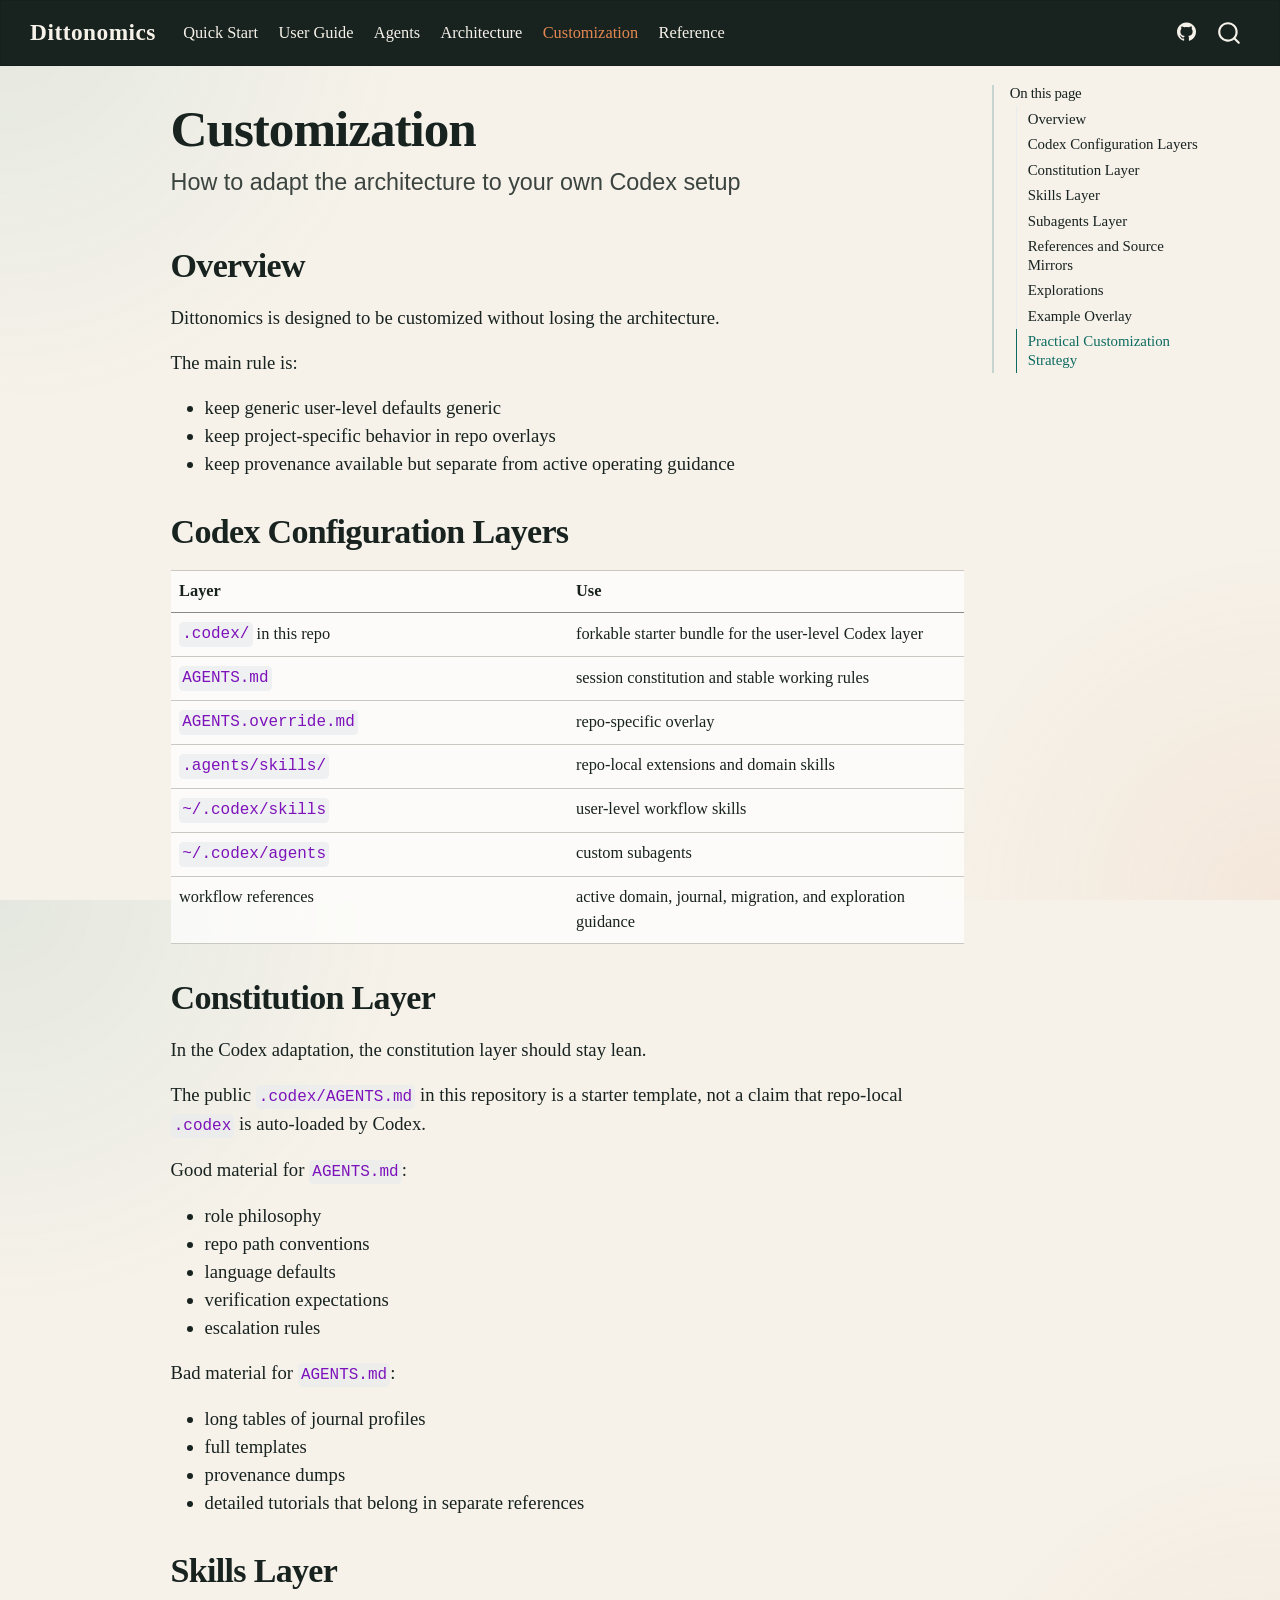
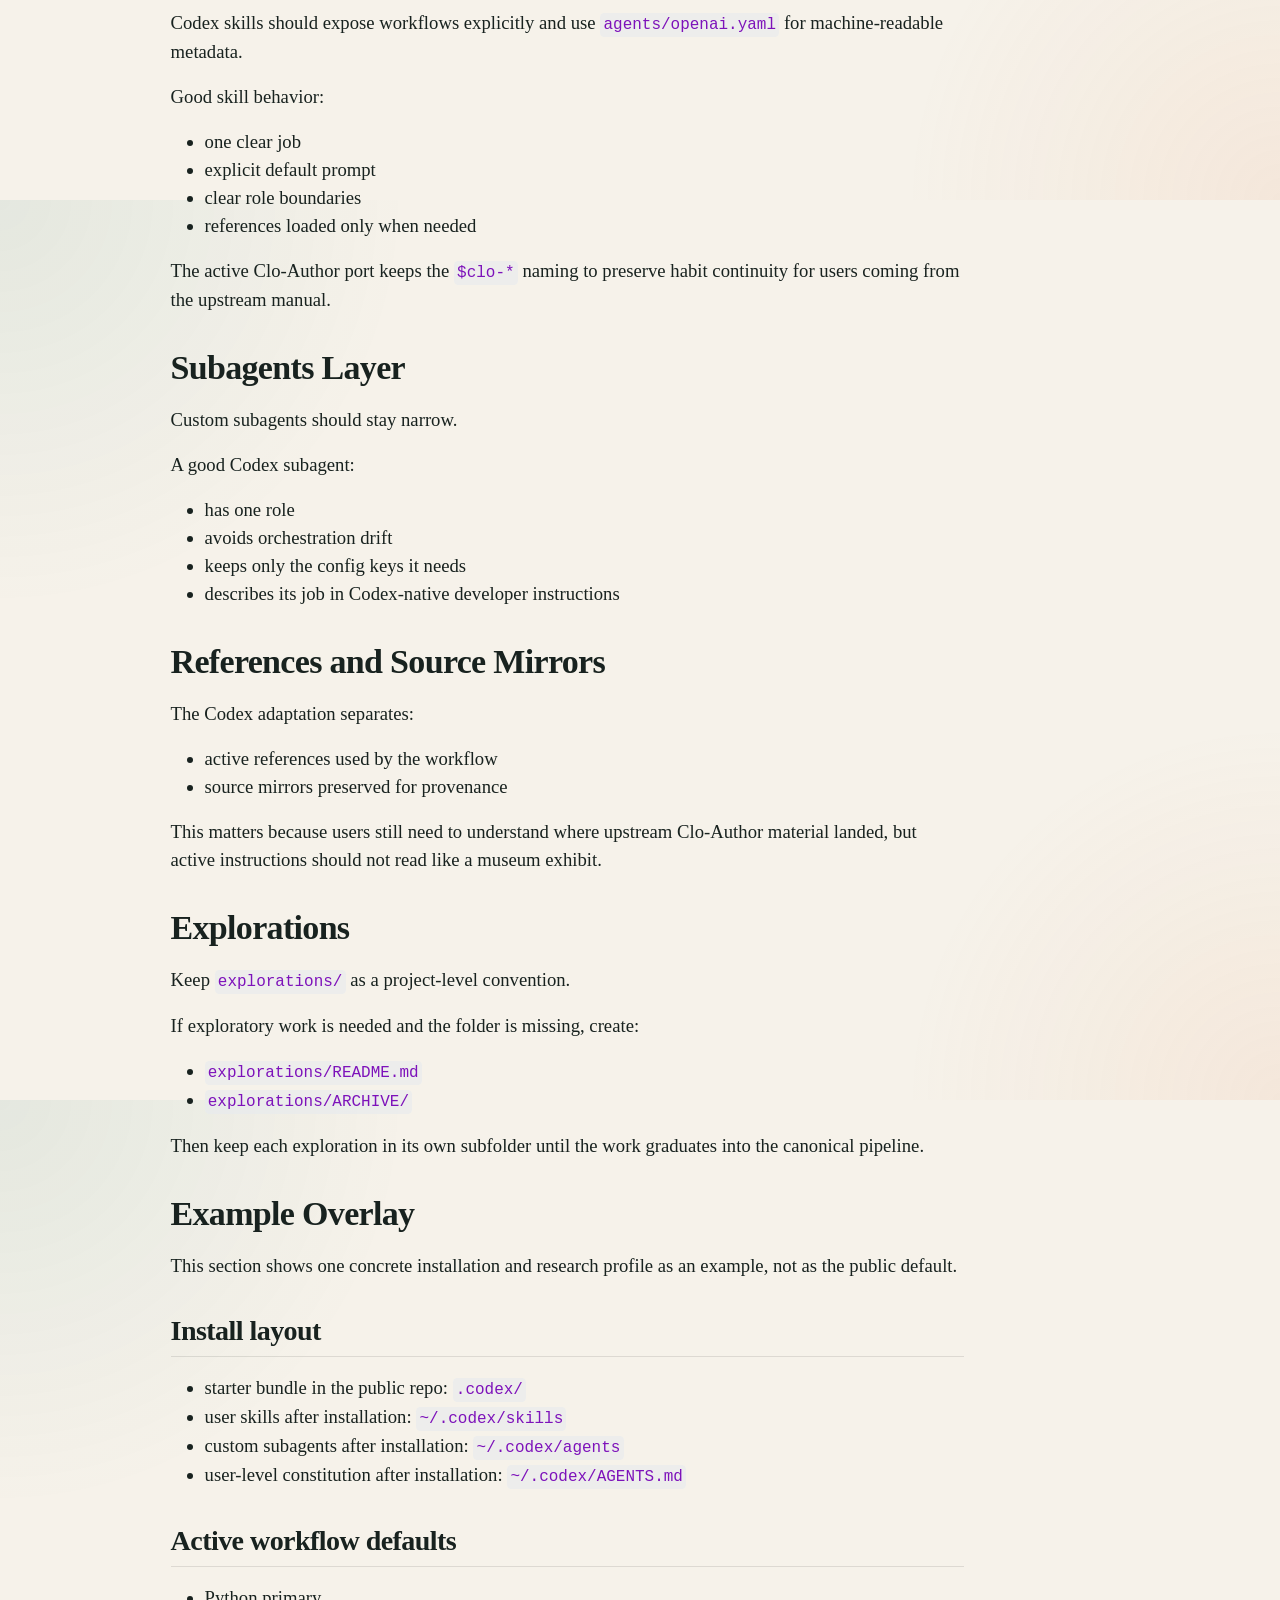
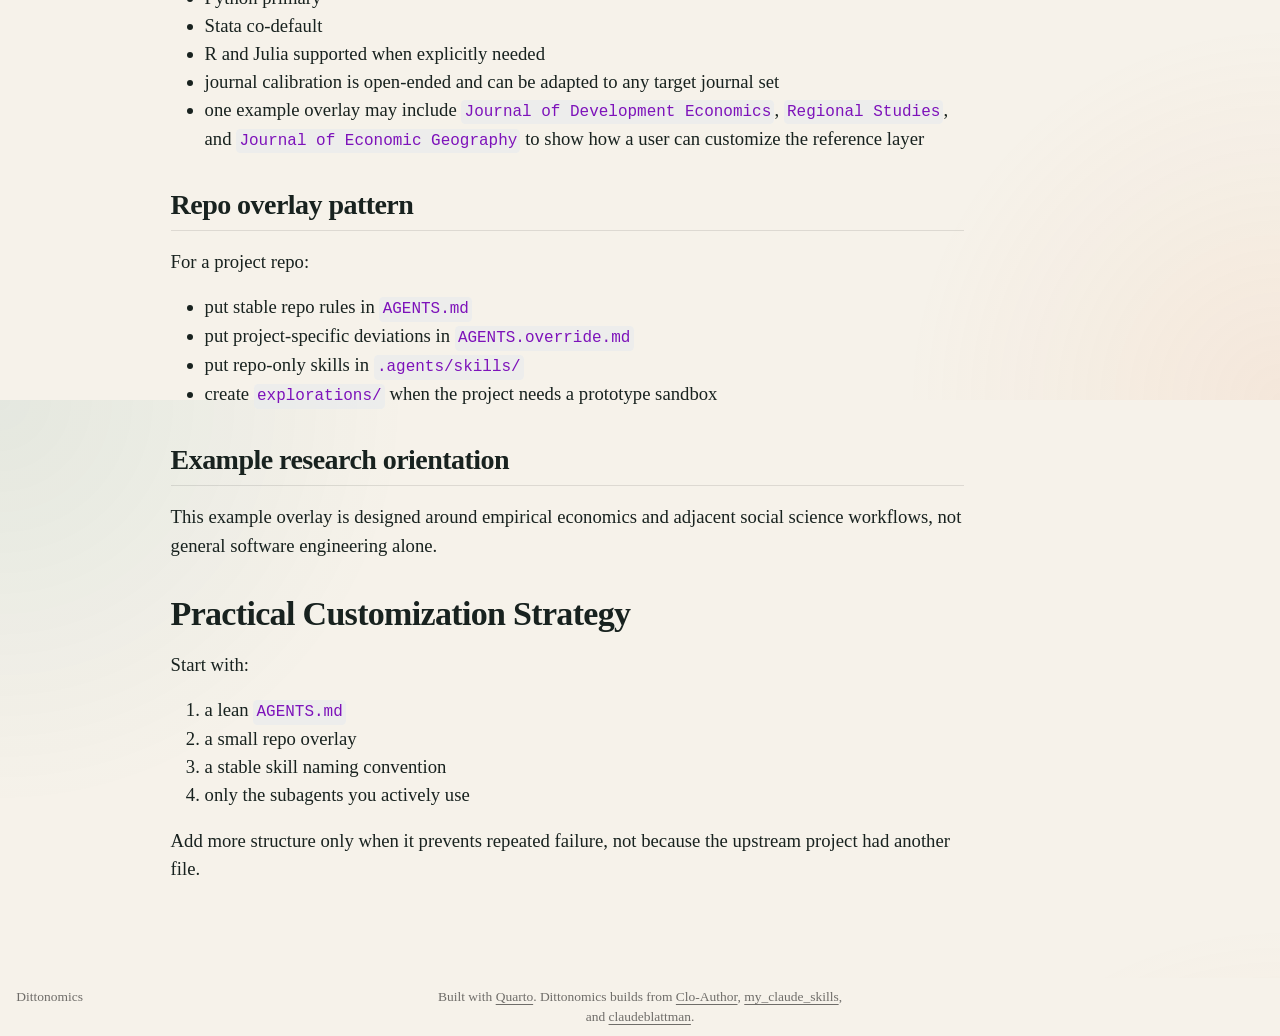
<file: docs/customization.html>
<!DOCTYPE html>
<html xmlns="http://www.w3.org/1999/xhtml" lang="en" xml:lang="en"><head>

<meta charset="utf-8">
<meta name="generator" content="quarto-1.9.36">

<meta name="viewport" content="width=device-width, initial-scale=1.0, user-scalable=yes">


<title>Customization – Dittonomics</title>
<style>
/* Default styles provided by pandoc.
** See https://pandoc.org/MANUAL.html#variables-for-html for config info.
*/
code{white-space: pre-wrap;}
span.smallcaps{font-variant: small-caps;}
div.columns{display: flex; gap: min(4vw, 1.5em);}
div.column{flex: auto; overflow-x: auto;}
div.hanging-indent{margin-left: 1.5em; text-indent: -1.5em;}
ul.task-list{list-style: none;}
ul.task-list li input[type="checkbox"] {
  width: 0.8em;
  margin: 0 0.8em 0.2em -1em; /* quarto-specific, see https://github.com/quarto-dev/quarto-cli/issues/4556 */ 
  vertical-align: middle;
}
</style>


<script src="site_libs/quarto-nav/quarto-nav.js"></script>
<script src="site_libs/quarto-nav/headroom.min.js"></script>
<script src="site_libs/clipboard/clipboard.min.js"></script>
<script src="site_libs/quarto-search/autocomplete.umd.js"></script>
<script src="site_libs/quarto-search/fuse.min.js"></script>
<script src="site_libs/quarto-search/quarto-search.js"></script>
<meta name="quarto:offset" content="./">
<script src="site_libs/quarto-html/quarto.js" type="module"></script>
<script src="site_libs/quarto-html/tabsets/tabsets.js" type="module"></script>
<script src="site_libs/quarto-html/popper.min.js"></script>
<script src="site_libs/quarto-html/tippy.umd.min.js"></script>
<script src="site_libs/quarto-html/anchor.min.js"></script>
<link href="site_libs/quarto-html/tippy.css" rel="stylesheet">
<link href="site_libs/quarto-html/quarto-syntax-highlighting-845c23b38eaddc0f92fda52bfe77a8c8.css" rel="stylesheet" id="quarto-text-highlighting-styles">
<script src="site_libs/bootstrap/bootstrap.min.js"></script>
<link href="site_libs/bootstrap/bootstrap-icons.css" rel="stylesheet">
<link href="site_libs/bootstrap/bootstrap-f43aa2ac6a6dd6e2d45c657abbb927a2.min.css" rel="stylesheet" append-hash="true" id="quarto-bootstrap" data-mode="light">
<script id="quarto-search-options" type="application/json">{
  "location": "navbar",
  "copy-button": false,
  "collapse-after": 3,
  "panel-placement": "end",
  "type": "overlay",
  "limit": 50,
  "keyboard-shortcut": [
    "f",
    "/",
    "s"
  ],
  "show-item-context": false,
  "language": {
    "search-no-results-text": "No results",
    "search-matching-documents-text": "matching documents",
    "search-copy-link-title": "Copy link to search",
    "search-hide-matches-text": "Hide additional matches",
    "search-more-match-text": "more match in this document",
    "search-more-matches-text": "more matches in this document",
    "search-clear-button-title": "Clear",
    "search-text-placeholder": "",
    "search-detached-cancel-button-title": "Cancel",
    "search-submit-button-title": "Submit",
    "search-label": "Search"
  }
}</script>
<style>html{ scroll-behavior: smooth; }</style>


</head>

<body class="nav-fixed quarto-light">

<div id="quarto-search-results"></div>
  <header id="quarto-header" class="headroom fixed-top">
    <nav class="navbar navbar-expand-lg " data-bs-theme="dark">
      <div class="navbar-container container-fluid">
      <div class="navbar-brand-container mx-auto">
    <a class="navbar-brand" href="./index.html">
    <span class="navbar-title">Dittonomics</span>
    </a>
  </div>
            <div id="quarto-search" class="" title="Search"></div>
          <button class="navbar-toggler" type="button" data-bs-toggle="collapse" data-bs-target="#navbarCollapse" aria-controls="navbarCollapse" role="menu" aria-expanded="false" aria-label="Toggle navigation" onclick="if (window.quartoToggleHeadroom) { window.quartoToggleHeadroom(); }">
  <span class="navbar-toggler-icon"></span>
</button>
          <div class="collapse navbar-collapse" id="navbarCollapse">
            <ul class="navbar-nav navbar-nav-scroll me-auto">
  <li class="nav-item">
    <a class="nav-link" href="./index.html"> 
<span class="menu-text">Quick Start</span></a>
  </li>  
  <li class="nav-item">
    <a class="nav-link" href="./user-guide.html"> 
<span class="menu-text">User Guide</span></a>
  </li>  
  <li class="nav-item">
    <a class="nav-link" href="./agents.html"> 
<span class="menu-text">Agents</span></a>
  </li>  
  <li class="nav-item">
    <a class="nav-link" href="./architecture.html"> 
<span class="menu-text">Architecture</span></a>
  </li>  
  <li class="nav-item">
    <a class="nav-link active" href="./customization.html" aria-current="page"> 
<span class="menu-text">Customization</span></a>
  </li>  
  <li class="nav-item">
    <a class="nav-link" href="./reference.html"> 
<span class="menu-text">Reference</span></a>
  </li>  
</ul>
            <ul class="navbar-nav navbar-nav-scroll ms-auto">
  <li class="nav-item compact">
    <a class="nav-link" href="https://github.com/sebastianritterg/codex-clo-author"> <i class="bi bi-github" role="img">
</i> 
<span class="menu-text"></span></a>
  </li>  
</ul>
          </div> <!-- /navcollapse -->
            <div class="quarto-navbar-tools">
</div>
      </div> <!-- /container-fluid -->
    </nav>
</header>
<!-- content -->
<div id="quarto-content" class="quarto-container page-columns page-rows-contents page-layout-article page-navbar">
<!-- sidebar -->
<!-- margin-sidebar -->
    <div id="quarto-margin-sidebar" class="sidebar margin-sidebar">
        <nav id="TOC" role="doc-toc" class="toc-active">
    <h2 id="toc-title">On this page</h2>
   
  <ul>
  <li><a href="#overview" id="toc-overview" class="nav-link active" data-scroll-target="#overview">Overview</a></li>
  <li><a href="#codex-configuration-layers" id="toc-codex-configuration-layers" class="nav-link" data-scroll-target="#codex-configuration-layers">Codex Configuration Layers</a></li>
  <li><a href="#constitution-layer" id="toc-constitution-layer" class="nav-link" data-scroll-target="#constitution-layer">Constitution Layer</a></li>
  <li><a href="#skills-layer" id="toc-skills-layer" class="nav-link" data-scroll-target="#skills-layer">Skills Layer</a></li>
  <li><a href="#subagents-layer" id="toc-subagents-layer" class="nav-link" data-scroll-target="#subagents-layer">Subagents Layer</a></li>
  <li><a href="#references-and-source-mirrors" id="toc-references-and-source-mirrors" class="nav-link" data-scroll-target="#references-and-source-mirrors">References and Source Mirrors</a></li>
  <li><a href="#explorations" id="toc-explorations" class="nav-link" data-scroll-target="#explorations">Explorations</a></li>
  <li><a href="#example-overlay" id="toc-example-overlay" class="nav-link" data-scroll-target="#example-overlay">Example Overlay</a>
  <ul class="collapse">
  <li><a href="#install-layout" id="toc-install-layout" class="nav-link" data-scroll-target="#install-layout">Install layout</a></li>
  <li><a href="#active-workflow-defaults" id="toc-active-workflow-defaults" class="nav-link" data-scroll-target="#active-workflow-defaults">Active workflow defaults</a></li>
  <li><a href="#repo-overlay-pattern" id="toc-repo-overlay-pattern" class="nav-link" data-scroll-target="#repo-overlay-pattern">Repo overlay pattern</a></li>
  <li><a href="#example-research-orientation" id="toc-example-research-orientation" class="nav-link" data-scroll-target="#example-research-orientation">Example research orientation</a></li>
  </ul></li>
  <li><a href="#practical-customization-strategy" id="toc-practical-customization-strategy" class="nav-link" data-scroll-target="#practical-customization-strategy">Practical Customization Strategy</a></li>
  </ul>
</nav>
    </div>
<!-- main -->
<main class="content" id="quarto-document-content">

<header id="title-block-header" class="quarto-title-block default">
<div class="quarto-title">
<h1 class="title">Customization</h1>
<p class="subtitle lead">How to adapt the architecture to your own Codex setup</p>
</div>



<div class="quarto-title-meta">

    
  
    
  </div>
  


</header>


<section id="overview" class="level1">
<h1>Overview</h1>
<p>Dittonomics is designed to be customized without losing the architecture.</p>
<p>The main rule is:</p>
<ul>
<li>keep generic user-level defaults generic</li>
<li>keep project-specific behavior in repo overlays</li>
<li>keep provenance available but separate from active operating guidance</li>
</ul>
</section>
<section id="codex-configuration-layers" class="level1">
<h1>Codex Configuration Layers</h1>
<table class="caption-top table">
<colgroup>
<col style="width: 50%">
<col style="width: 50%">
</colgroup>
<thead>
<tr class="header">
<th>Layer</th>
<th>Use</th>
</tr>
</thead>
<tbody>
<tr class="odd">
<td><code>.codex/</code> in this repo</td>
<td>forkable starter bundle for the user-level Codex layer</td>
</tr>
<tr class="even">
<td><code>AGENTS.md</code></td>
<td>session constitution and stable working rules</td>
</tr>
<tr class="odd">
<td><code>AGENTS.override.md</code></td>
<td>repo-specific overlay</td>
</tr>
<tr class="even">
<td><code>.agents/skills/</code></td>
<td>repo-local extensions and domain skills</td>
</tr>
<tr class="odd">
<td><code>~/.codex/skills</code></td>
<td>user-level workflow skills</td>
</tr>
<tr class="even">
<td><code>~/.codex/agents</code></td>
<td>custom subagents</td>
</tr>
<tr class="odd">
<td>workflow references</td>
<td>active domain, journal, migration, and exploration guidance</td>
</tr>
</tbody>
</table>
</section>
<section id="constitution-layer" class="level1">
<h1>Constitution Layer</h1>
<p>In the Codex adaptation, the constitution layer should stay lean.</p>
<p>The public <code>.codex/AGENTS.md</code> in this repository is a starter template, not a claim that repo-local <code>.codex</code> is auto-loaded by Codex.</p>
<p>Good material for <code>AGENTS.md</code>:</p>
<ul>
<li>role philosophy</li>
<li>repo path conventions</li>
<li>language defaults</li>
<li>verification expectations</li>
<li>escalation rules</li>
</ul>
<p>Bad material for <code>AGENTS.md</code>:</p>
<ul>
<li>long tables of journal profiles</li>
<li>full templates</li>
<li>provenance dumps</li>
<li>detailed tutorials that belong in separate references</li>
</ul>
</section>
<section id="skills-layer" class="level1">
<h1>Skills Layer</h1>
<p>Codex skills should expose workflows explicitly and use <code>agents/openai.yaml</code> for machine-readable metadata.</p>
<p>Good skill behavior:</p>
<ul>
<li>one clear job</li>
<li>explicit default prompt</li>
<li>clear role boundaries</li>
<li>references loaded only when needed</li>
</ul>
<p>The active Clo-Author port keeps the <code>$clo-*</code> naming to preserve habit continuity for users coming from the upstream manual.</p>
</section>
<section id="subagents-layer" class="level1">
<h1>Subagents Layer</h1>
<p>Custom subagents should stay narrow.</p>
<p>A good Codex subagent:</p>
<ul>
<li>has one role</li>
<li>avoids orchestration drift</li>
<li>keeps only the config keys it needs</li>
<li>describes its job in Codex-native developer instructions</li>
</ul>
</section>
<section id="references-and-source-mirrors" class="level1">
<h1>References and Source Mirrors</h1>
<p>The Codex adaptation separates:</p>
<ul>
<li>active references used by the workflow</li>
<li>source mirrors preserved for provenance</li>
</ul>
<p>This matters because users still need to understand where upstream Clo-Author material landed, but active instructions should not read like a museum exhibit.</p>
</section>
<section id="explorations" class="level1">
<h1>Explorations</h1>
<p>Keep <code>explorations/</code> as a project-level convention.</p>
<p>If exploratory work is needed and the folder is missing, create:</p>
<ul>
<li><code>explorations/README.md</code></li>
<li><code>explorations/ARCHIVE/</code></li>
</ul>
<p>Then keep each exploration in its own subfolder until the work graduates into the canonical pipeline.</p>
</section>
<section id="example-overlay" class="level1">
<h1>Example Overlay</h1>
<p>This section shows one concrete installation and research profile as an example, not as the public default.</p>
<section id="install-layout" class="level2">
<h2 class="anchored" data-anchor-id="install-layout">Install layout</h2>
<ul>
<li>starter bundle in the public repo: <code>.codex/</code></li>
<li>user skills after installation: <code>~/.codex/skills</code></li>
<li>custom subagents after installation: <code>~/.codex/agents</code></li>
<li>user-level constitution after installation: <code>~/.codex/AGENTS.md</code></li>
</ul>
</section>
<section id="active-workflow-defaults" class="level2">
<h2 class="anchored" data-anchor-id="active-workflow-defaults">Active workflow defaults</h2>
<ul>
<li>Python primary</li>
<li>Stata co-default</li>
<li>R and Julia supported when explicitly needed</li>
<li>journal calibration is open-ended and can be adapted to any target journal set</li>
<li>one example overlay may include <code>Journal of Development Economics</code>, <code>Regional Studies</code>, and <code>Journal of Economic Geography</code> to show how a user can customize the reference layer</li>
</ul>
</section>
<section id="repo-overlay-pattern" class="level2">
<h2 class="anchored" data-anchor-id="repo-overlay-pattern">Repo overlay pattern</h2>
<p>For a project repo:</p>
<ul>
<li>put stable repo rules in <code>AGENTS.md</code></li>
<li>put project-specific deviations in <code>AGENTS.override.md</code></li>
<li>put repo-only skills in <code>.agents/skills/</code></li>
<li>create <code>explorations/</code> when the project needs a prototype sandbox</li>
</ul>
</section>
<section id="example-research-orientation" class="level2">
<h2 class="anchored" data-anchor-id="example-research-orientation">Example research orientation</h2>
<p>This example overlay is designed around empirical economics and adjacent social science workflows, not general software engineering alone.</p>
</section>
</section>
<section id="practical-customization-strategy" class="level1">
<h1>Practical Customization Strategy</h1>
<p>Start with:</p>
<ol type="1">
<li>a lean <code>AGENTS.md</code></li>
<li>a small repo overlay</li>
<li>a stable skill naming convention</li>
<li>only the subagents you actively use</li>
</ol>
<p>Add more structure only when it prevents repeated failure, not because the upstream project had another file.</p>


</section>

</main> <!-- /main -->
<script id="quarto-html-after-body" type="application/javascript">
  window.document.addEventListener("DOMContentLoaded", function (event) {
    const icon = "";
    const anchorJS = new window.AnchorJS();
    anchorJS.options = {
      placement: 'right',
      icon: icon
    };
    anchorJS.add('.anchored');
    const isCodeAnnotation = (el) => {
      for (const clz of el.classList) {
        if (clz.startsWith('code-annotation-')) {                     
          return true;
        }
      }
      return false;
    }
    const onCopySuccess = function(e) {
      // button target
      const button = e.trigger;
      // don't keep focus
      button.blur();
      // flash "checked"
      button.classList.add('code-copy-button-checked');
      var currentTitle = button.getAttribute("title");
      button.setAttribute("title", "Copied!");
      let tooltip;
      if (window.bootstrap) {
        button.setAttribute("data-bs-toggle", "tooltip");
        button.setAttribute("data-bs-placement", "left");
        button.setAttribute("data-bs-title", "Copied!");
        tooltip = new bootstrap.Tooltip(button, 
          { trigger: "manual", 
            customClass: "code-copy-button-tooltip",
            offset: [0, -8]});
        tooltip.show();    
      }
      setTimeout(function() {
        if (tooltip) {
          tooltip.hide();
          button.removeAttribute("data-bs-title");
          button.removeAttribute("data-bs-toggle");
          button.removeAttribute("data-bs-placement");
        }
        button.setAttribute("title", currentTitle);
        button.classList.remove('code-copy-button-checked');
      }, 1000);
      // clear code selection
      e.clearSelection();
    }
    const getTextToCopy = function(trigger) {
      const outerScaffold = trigger.parentElement.cloneNode(true);
      const codeEl = outerScaffold.querySelector('code');
      for (const childEl of codeEl.children) {
        if (isCodeAnnotation(childEl)) {
          childEl.remove();
        }
      }
      return codeEl.innerText;
    }
    const clipboard = new window.ClipboardJS('.code-copy-button:not([data-in-quarto-modal])', {
      text: getTextToCopy
    });
    clipboard.on('success', onCopySuccess);
    if (window.document.getElementById('quarto-embedded-source-code-modal')) {
      const clipboardModal = new window.ClipboardJS('.code-copy-button[data-in-quarto-modal]', {
        text: getTextToCopy,
        container: window.document.getElementById('quarto-embedded-source-code-modal')
      });
      clipboardModal.on('success', onCopySuccess);
    }
      var localhostRegex = new RegExp(/^(?:http|https):\/\/localhost\:?[0-9]*\//);
      var mailtoRegex = new RegExp(/^mailto:/);
        var filterRegex = new RegExp("https:\/\/sebastianritterg\.github\.io\/codex-clo-author\/");
      var isInternal = (href) => {
          return filterRegex.test(href) || localhostRegex.test(href) || mailtoRegex.test(href);
      }
      // Inspect non-navigation links and adorn them if external
     var links = window.document.querySelectorAll('a[href]:not(.nav-link):not(.navbar-brand):not(.toc-action):not(.sidebar-link):not(.sidebar-item-toggle):not(.pagination-link):not(.no-external):not([aria-hidden]):not(.dropdown-item):not(.quarto-navigation-tool):not(.about-link)');
      for (var i=0; i<links.length; i++) {
        const link = links[i];
        if (!isInternal(link.href)) {
          // undo the damage that might have been done by quarto-nav.js in the case of
          // links that we want to consider external
          if (link.dataset.originalHref !== undefined) {
            link.href = link.dataset.originalHref;
          }
        }
      }
    function tippyHover(el, contentFn, onTriggerFn, onUntriggerFn) {
      const config = {
        allowHTML: true,
        maxWidth: 500,
        delay: 100,
        arrow: false,
        appendTo: function(el) {
            return el.parentElement;
        },
        interactive: true,
        interactiveBorder: 10,
        theme: 'quarto',
        placement: 'bottom-start',
      };
      if (contentFn) {
        config.content = contentFn;
      }
      if (onTriggerFn) {
        config.onTrigger = onTriggerFn;
      }
      if (onUntriggerFn) {
        config.onUntrigger = onUntriggerFn;
      }
      window.tippy(el, config); 
    }
    const noterefs = window.document.querySelectorAll('a[role="doc-noteref"]');
    for (var i=0; i<noterefs.length; i++) {
      const ref = noterefs[i];
      tippyHover(ref, function() {
        // use id or data attribute instead here
        let href = ref.getAttribute('data-footnote-href') || ref.getAttribute('href');
        try { href = new URL(href).hash; } catch {}
        const id = href.replace(/^#\/?/, "");
        const note = window.document.getElementById(id);
        if (note) {
          return note.innerHTML;
        } else {
          return "";
        }
      });
    }
    const xrefs = window.document.querySelectorAll('a.quarto-xref');
    const processXRef = (id, note) => {
      // Strip column container classes
      const stripColumnClz = (el) => {
        el.classList.remove("page-full", "page-columns");
        if (el.children) {
          for (const child of el.children) {
            stripColumnClz(child);
          }
        }
      }
      stripColumnClz(note)
      if (id === null || id.startsWith('sec-')) {
        // Special case sections, only their first couple elements
        const container = document.createElement("div");
        if (note.children && note.children.length > 2) {
          container.appendChild(note.children[0].cloneNode(true));
          for (let i = 1; i < note.children.length; i++) {
            const child = note.children[i];
            if (child.tagName === "P" && child.innerText === "") {
              continue;
            } else {
              container.appendChild(child.cloneNode(true));
              break;
            }
          }
          if (window.Quarto?.typesetMath) {
            window.Quarto.typesetMath(container);
          }
          return container.innerHTML
        } else {
          if (window.Quarto?.typesetMath) {
            window.Quarto.typesetMath(note);
          }
          return note.innerHTML;
        }
      } else {
        // Remove any anchor links if they are present
        const anchorLink = note.querySelector('a.anchorjs-link');
        if (anchorLink) {
          anchorLink.remove();
        }
        if (window.Quarto?.typesetMath) {
          window.Quarto.typesetMath(note);
        }
        if (note.classList.contains("callout")) {
          return note.outerHTML;
        } else {
          return note.innerHTML;
        }
      }
    }
    for (var i=0; i<xrefs.length; i++) {
      const xref = xrefs[i];
      tippyHover(xref, undefined, function(instance) {
        instance.disable();
        let url = xref.getAttribute('href');
        let hash = undefined; 
        if (url.startsWith('#')) {
          hash = url;
        } else {
          try { hash = new URL(url).hash; } catch {}
        }
        if (hash) {
          const id = hash.replace(/^#\/?/, "");
          const note = window.document.getElementById(id);
          if (note !== null) {
            try {
              const html = processXRef(id, note.cloneNode(true));
              instance.setContent(html);
            } finally {
              instance.enable();
              instance.show();
            }
          } else {
            // See if we can fetch this
            fetch(url.split('#')[0])
            .then(res => res.text())
            .then(html => {
              const parser = new DOMParser();
              const htmlDoc = parser.parseFromString(html, "text/html");
              const note = htmlDoc.getElementById(id);
              if (note !== null) {
                const html = processXRef(id, note);
                instance.setContent(html);
              } 
            }).finally(() => {
              instance.enable();
              instance.show();
            });
          }
        } else {
          // See if we can fetch a full url (with no hash to target)
          // This is a special case and we should probably do some content thinning / targeting
          fetch(url)
          .then(res => res.text())
          .then(html => {
            const parser = new DOMParser();
            const htmlDoc = parser.parseFromString(html, "text/html");
            const note = htmlDoc.querySelector('main.content');
            if (note !== null) {
              // This should only happen for chapter cross references
              // (since there is no id in the URL)
              // remove the first header
              if (note.children.length > 0 && note.children[0].tagName === "HEADER") {
                note.children[0].remove();
              }
              const html = processXRef(null, note);
              instance.setContent(html);
            } 
          }).finally(() => {
            instance.enable();
            instance.show();
          });
        }
      }, function(instance) {
      });
    }
        let selectedAnnoteEl;
        const selectorForAnnotation = ( cell, annotation) => {
          let cellAttr = 'data-code-cell="' + cell + '"';
          let lineAttr = 'data-code-annotation="' +  annotation + '"';
          const selector = 'span[' + cellAttr + '][' + lineAttr + ']';
          return selector;
        }
        const selectCodeLines = (annoteEl) => {
          const doc = window.document;
          const targetCell = annoteEl.getAttribute("data-target-cell");
          const targetAnnotation = annoteEl.getAttribute("data-target-annotation");
          const annoteSpan = window.document.querySelector(selectorForAnnotation(targetCell, targetAnnotation));
          const lines = annoteSpan.getAttribute("data-code-lines").split(",");
          const lineIds = lines.map((line) => {
            return targetCell + "-" + line;
          })
          let top = null;
          let height = null;
          let parent = null;
          if (lineIds.length > 0) {
              //compute the position of the single el (top and bottom and make a div)
              const el = window.document.getElementById(lineIds[0]);
              top = el.offsetTop;
              height = el.offsetHeight;
              parent = el.parentElement.parentElement;
            if (lineIds.length > 1) {
              const lastEl = window.document.getElementById(lineIds[lineIds.length - 1]);
              const bottom = lastEl.offsetTop + lastEl.offsetHeight;
              height = bottom - top;
            }
            if (top !== null && height !== null && parent !== null) {
              // cook up a div (if necessary) and position it 
              let div = window.document.getElementById("code-annotation-line-highlight");
              if (div === null) {
                div = window.document.createElement("div");
                div.setAttribute("id", "code-annotation-line-highlight");
                div.style.position = 'absolute';
                parent.appendChild(div);
              }
              div.style.top = top - 2 + "px";
              div.style.height = height + 4 + "px";
              div.style.left = 0;
              let gutterDiv = window.document.getElementById("code-annotation-line-highlight-gutter");
              if (gutterDiv === null) {
                gutterDiv = window.document.createElement("div");
                gutterDiv.setAttribute("id", "code-annotation-line-highlight-gutter");
                gutterDiv.style.position = 'absolute';
                const codeCell = window.document.getElementById(targetCell);
                const gutter = codeCell.querySelector('.code-annotation-gutter');
                gutter.appendChild(gutterDiv);
              }
              gutterDiv.style.top = top - 2 + "px";
              gutterDiv.style.height = height + 4 + "px";
            }
            selectedAnnoteEl = annoteEl;
          }
        };
        const unselectCodeLines = () => {
          const elementsIds = ["code-annotation-line-highlight", "code-annotation-line-highlight-gutter"];
          elementsIds.forEach((elId) => {
            const div = window.document.getElementById(elId);
            if (div) {
              div.remove();
            }
          });
          selectedAnnoteEl = undefined;
        };
          // Handle positioning of the toggle
      window.addEventListener(
        "resize",
        throttle(() => {
          elRect = undefined;
          if (selectedAnnoteEl) {
            selectCodeLines(selectedAnnoteEl);
          }
        }, 10)
      );
      function throttle(fn, ms) {
      let throttle = false;
      let timer;
        return (...args) => {
          if(!throttle) { // first call gets through
              fn.apply(this, args);
              throttle = true;
          } else { // all the others get throttled
              if(timer) clearTimeout(timer); // cancel #2
              timer = setTimeout(() => {
                fn.apply(this, args);
                timer = throttle = false;
              }, ms);
          }
        };
      }
        // Attach click handler to the DT
        const annoteDls = window.document.querySelectorAll('dt[data-target-cell]');
        for (const annoteDlNode of annoteDls) {
          annoteDlNode.addEventListener('click', (event) => {
            const clickedEl = event.target;
            if (clickedEl !== selectedAnnoteEl) {
              unselectCodeLines();
              const activeEl = window.document.querySelector('dt[data-target-cell].code-annotation-active');
              if (activeEl) {
                activeEl.classList.remove('code-annotation-active');
              }
              selectCodeLines(clickedEl);
              clickedEl.classList.add('code-annotation-active');
            } else {
              // Unselect the line
              unselectCodeLines();
              clickedEl.classList.remove('code-annotation-active');
            }
          });
        }
    const findCites = (el) => {
      const parentEl = el.parentElement;
      if (parentEl) {
        const cites = parentEl.dataset.cites;
        if (cites) {
          return {
            el,
            cites: cites.split(' ')
          };
        } else {
          return findCites(el.parentElement)
        }
      } else {
        return undefined;
      }
    };
    var bibliorefs = window.document.querySelectorAll('a[role="doc-biblioref"]');
    for (var i=0; i<bibliorefs.length; i++) {
      const ref = bibliorefs[i];
      const citeInfo = findCites(ref);
      if (citeInfo) {
        tippyHover(citeInfo.el, function() {
          var popup = window.document.createElement('div');
          citeInfo.cites.forEach(function(cite) {
            var citeDiv = window.document.createElement('div');
            citeDiv.classList.add('hanging-indent');
            citeDiv.classList.add('csl-entry');
            var biblioDiv = window.document.getElementById('ref-' + cite);
            if (biblioDiv) {
              citeDiv.innerHTML = biblioDiv.innerHTML;
            }
            popup.appendChild(citeDiv);
          });
          return popup.innerHTML;
        });
      }
    }
  });
  </script>
</div> <!-- /content -->
<footer class="footer">
  <div class="nav-footer">
    <div class="nav-footer-left">
<p>Dittonomics</p>
</div>   
    <div class="nav-footer-center">
<p>Built with <a href="https://quarto.org">Quarto</a>. Dittonomics builds from <a href="https://hsantanna.org/clo-author/">Clo-Author</a>, <a href="https://github.com/dariia-m/my_claude_skills">my_claude_skills</a>, and <a href="https://github.com/chrisblattman/claudeblattman">claudeblattman</a>.</p>
</div>
    <div class="nav-footer-right">
      &nbsp;
    </div>
  </div>
</footer>




<script src="site_libs/quarto-html/zenscroll-min.js"></script>
</body></html>
</file>
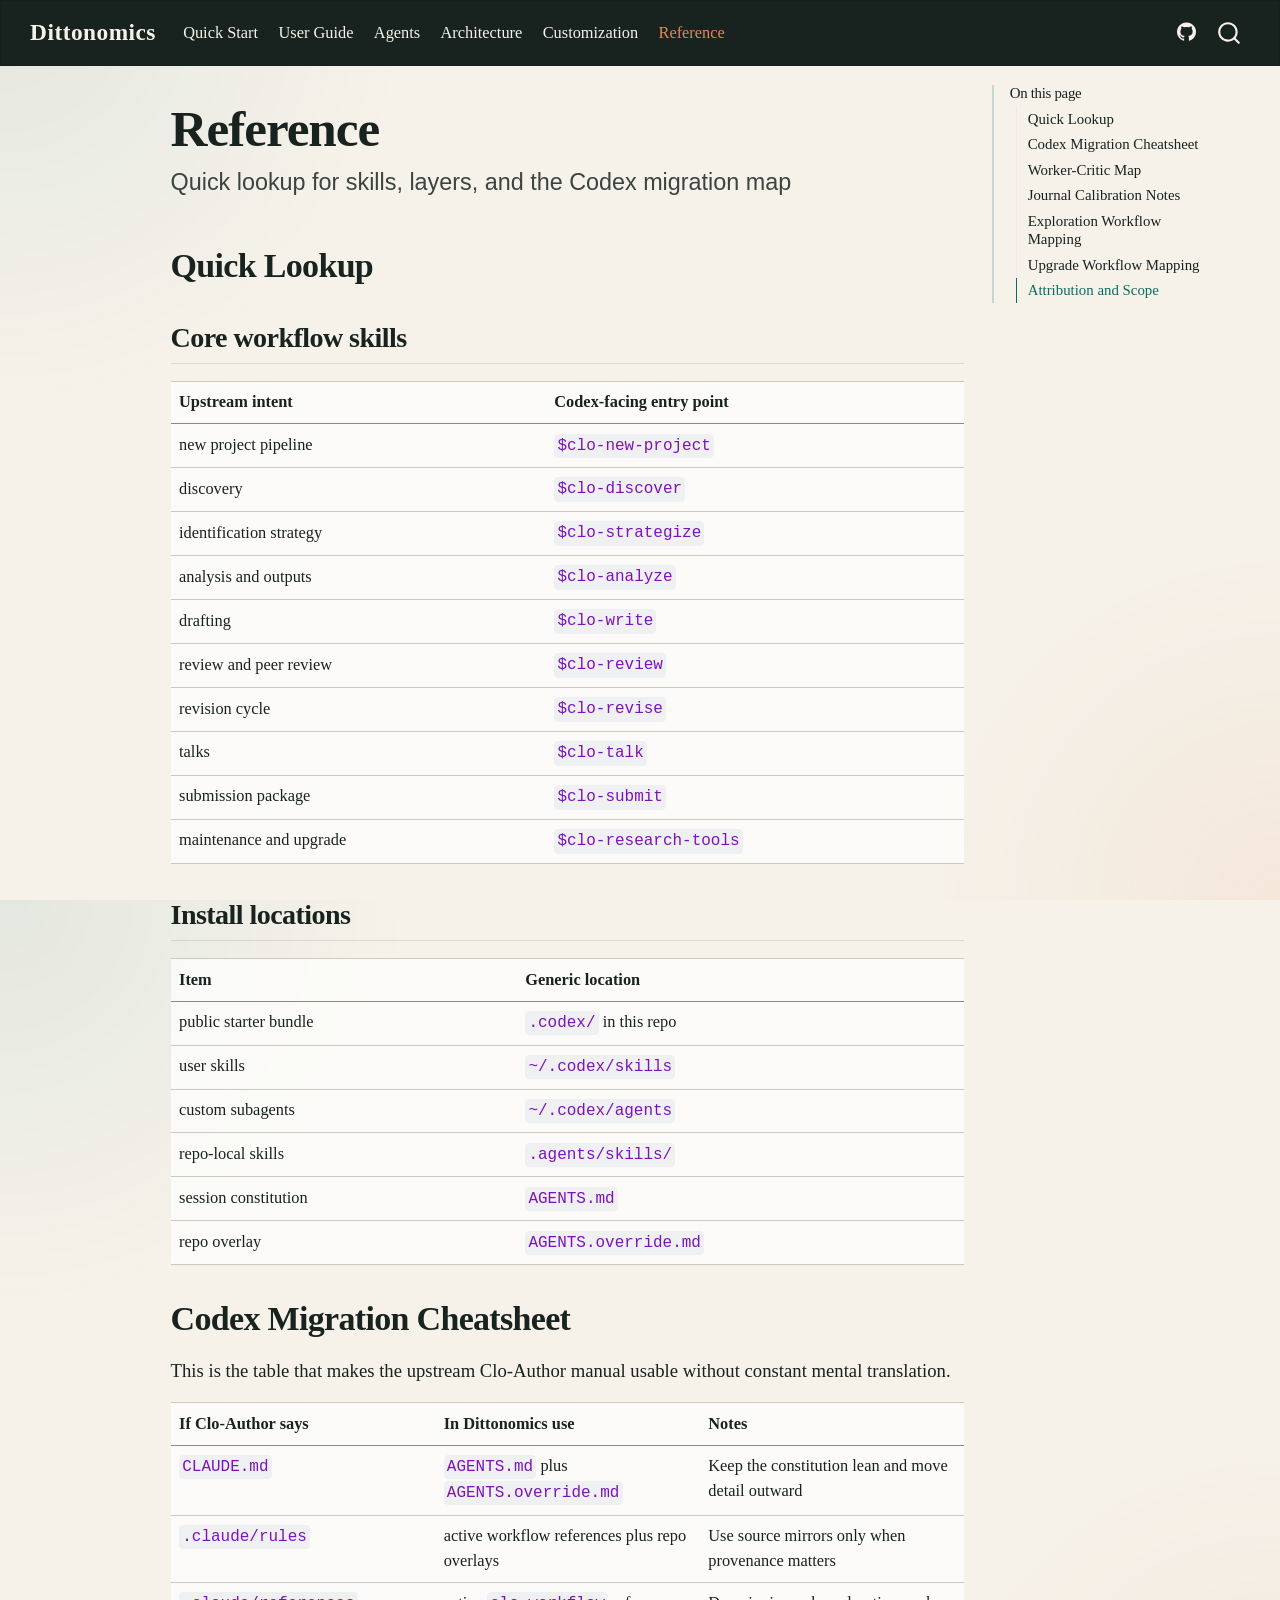
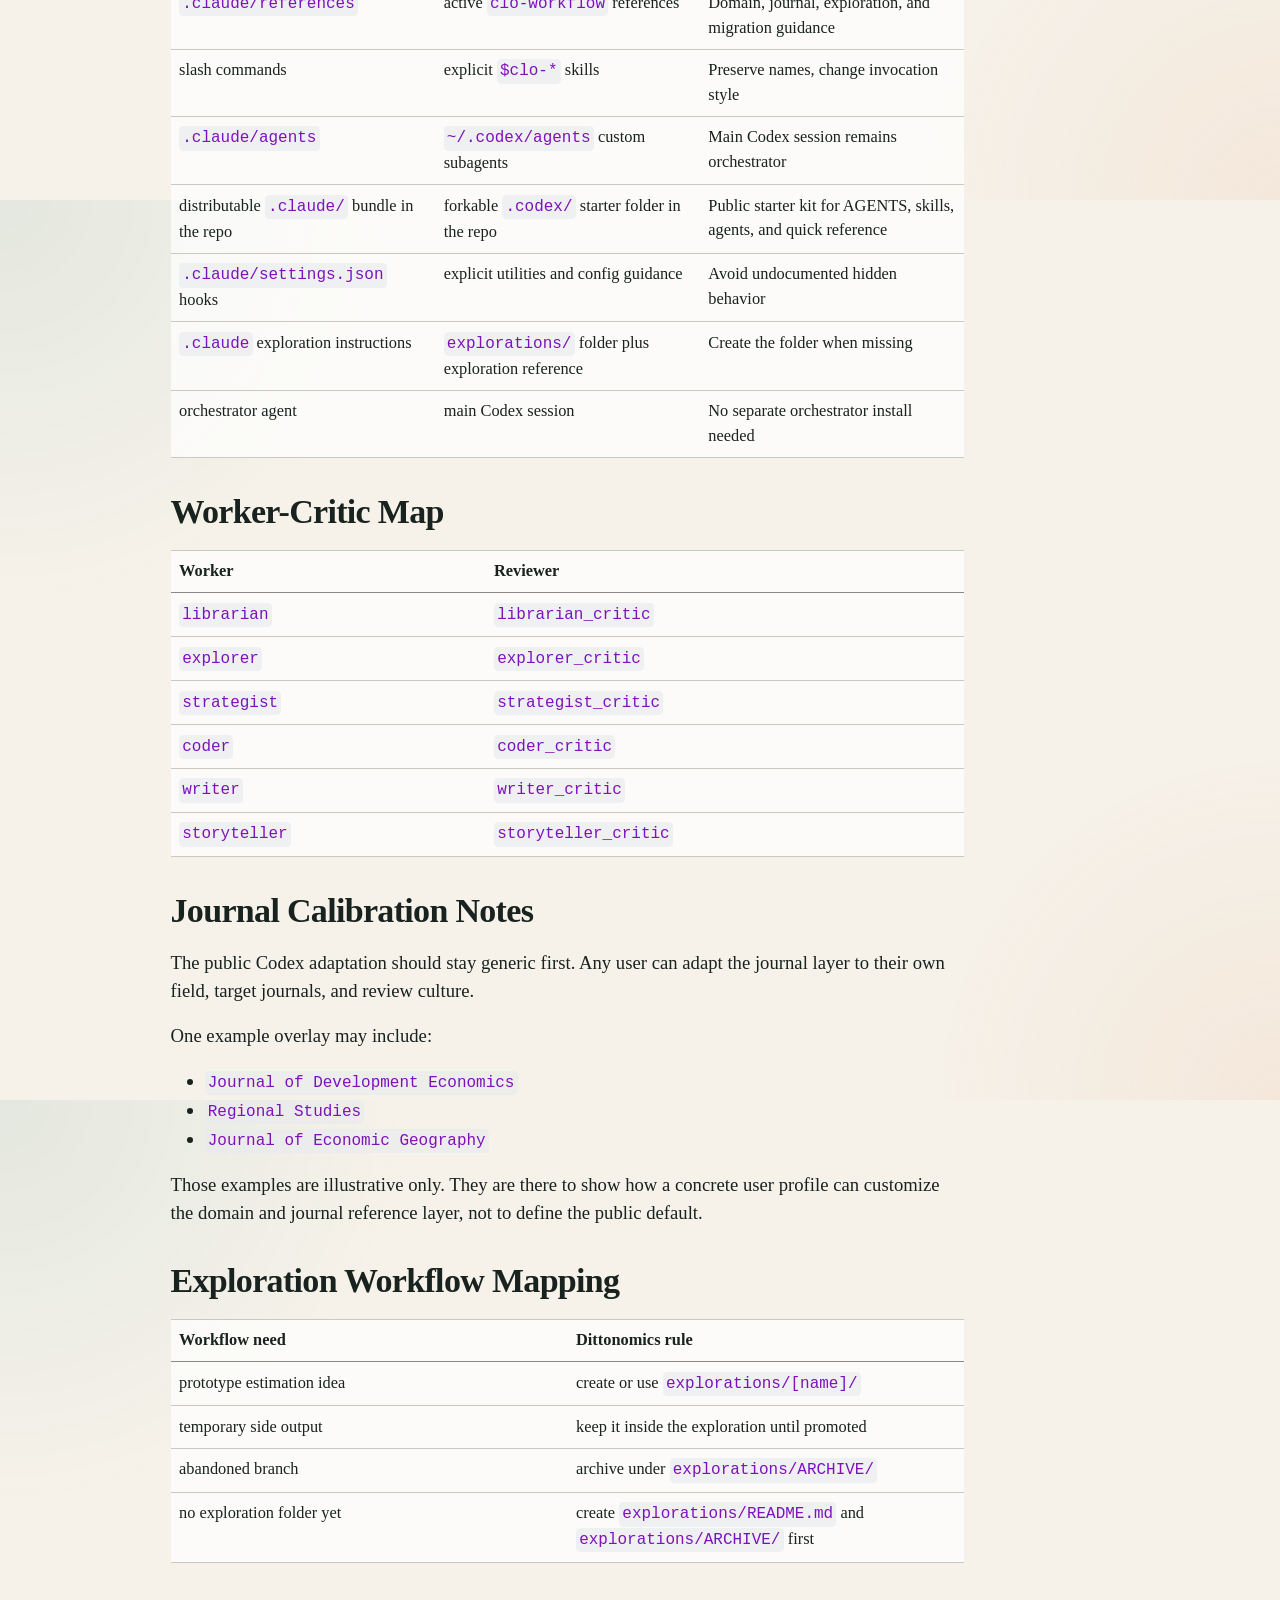
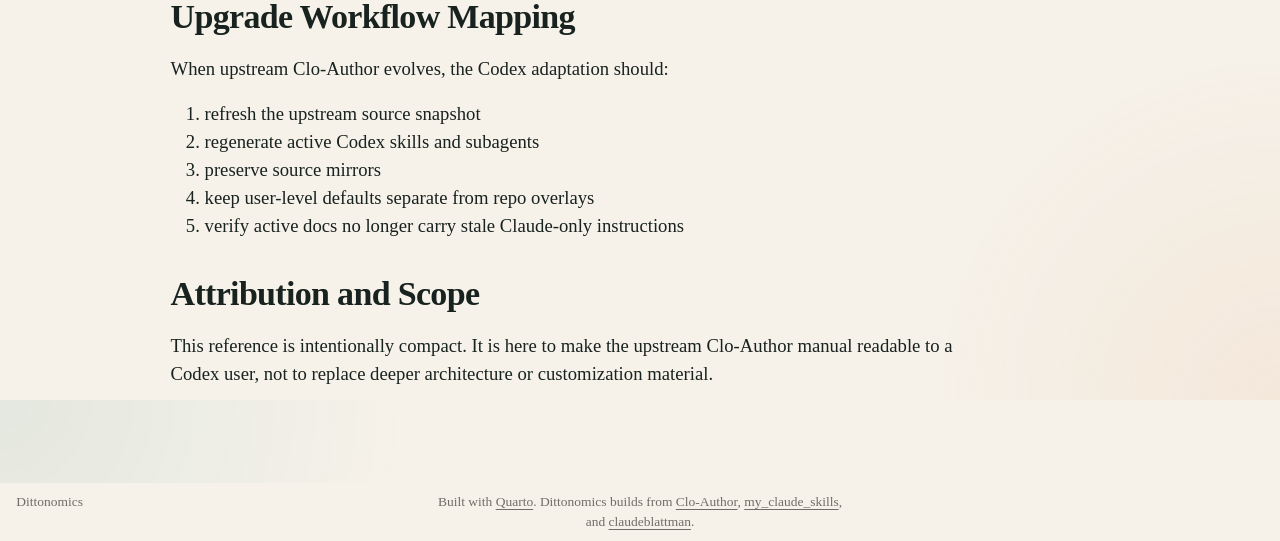
<file: docs/reference.html>
<!DOCTYPE html>
<html xmlns="http://www.w3.org/1999/xhtml" lang="en" xml:lang="en"><head>

<meta charset="utf-8">
<meta name="generator" content="quarto-1.9.36">

<meta name="viewport" content="width=device-width, initial-scale=1.0, user-scalable=yes">


<title>Reference – Dittonomics</title>
<style>
/* Default styles provided by pandoc.
** See https://pandoc.org/MANUAL.html#variables-for-html for config info.
*/
code{white-space: pre-wrap;}
span.smallcaps{font-variant: small-caps;}
div.columns{display: flex; gap: min(4vw, 1.5em);}
div.column{flex: auto; overflow-x: auto;}
div.hanging-indent{margin-left: 1.5em; text-indent: -1.5em;}
ul.task-list{list-style: none;}
ul.task-list li input[type="checkbox"] {
  width: 0.8em;
  margin: 0 0.8em 0.2em -1em; /* quarto-specific, see https://github.com/quarto-dev/quarto-cli/issues/4556 */ 
  vertical-align: middle;
}
</style>


<script src="site_libs/quarto-nav/quarto-nav.js"></script>
<script src="site_libs/quarto-nav/headroom.min.js"></script>
<script src="site_libs/clipboard/clipboard.min.js"></script>
<script src="site_libs/quarto-search/autocomplete.umd.js"></script>
<script src="site_libs/quarto-search/fuse.min.js"></script>
<script src="site_libs/quarto-search/quarto-search.js"></script>
<meta name="quarto:offset" content="./">
<script src="site_libs/quarto-html/quarto.js" type="module"></script>
<script src="site_libs/quarto-html/tabsets/tabsets.js" type="module"></script>
<script src="site_libs/quarto-html/popper.min.js"></script>
<script src="site_libs/quarto-html/tippy.umd.min.js"></script>
<script src="site_libs/quarto-html/anchor.min.js"></script>
<link href="site_libs/quarto-html/tippy.css" rel="stylesheet">
<link href="site_libs/quarto-html/quarto-syntax-highlighting-845c23b38eaddc0f92fda52bfe77a8c8.css" rel="stylesheet" id="quarto-text-highlighting-styles">
<script src="site_libs/bootstrap/bootstrap.min.js"></script>
<link href="site_libs/bootstrap/bootstrap-icons.css" rel="stylesheet">
<link href="site_libs/bootstrap/bootstrap-f43aa2ac6a6dd6e2d45c657abbb927a2.min.css" rel="stylesheet" append-hash="true" id="quarto-bootstrap" data-mode="light">
<script id="quarto-search-options" type="application/json">{
  "location": "navbar",
  "copy-button": false,
  "collapse-after": 3,
  "panel-placement": "end",
  "type": "overlay",
  "limit": 50,
  "keyboard-shortcut": [
    "f",
    "/",
    "s"
  ],
  "show-item-context": false,
  "language": {
    "search-no-results-text": "No results",
    "search-matching-documents-text": "matching documents",
    "search-copy-link-title": "Copy link to search",
    "search-hide-matches-text": "Hide additional matches",
    "search-more-match-text": "more match in this document",
    "search-more-matches-text": "more matches in this document",
    "search-clear-button-title": "Clear",
    "search-text-placeholder": "",
    "search-detached-cancel-button-title": "Cancel",
    "search-submit-button-title": "Submit",
    "search-label": "Search"
  }
}</script>
<style>html{ scroll-behavior: smooth; }</style>


</head>

<body class="nav-fixed quarto-light">

<div id="quarto-search-results"></div>
  <header id="quarto-header" class="headroom fixed-top">
    <nav class="navbar navbar-expand-lg " data-bs-theme="dark">
      <div class="navbar-container container-fluid">
      <div class="navbar-brand-container mx-auto">
    <a class="navbar-brand" href="./index.html">
    <span class="navbar-title">Dittonomics</span>
    </a>
  </div>
            <div id="quarto-search" class="" title="Search"></div>
          <button class="navbar-toggler" type="button" data-bs-toggle="collapse" data-bs-target="#navbarCollapse" aria-controls="navbarCollapse" role="menu" aria-expanded="false" aria-label="Toggle navigation" onclick="if (window.quartoToggleHeadroom) { window.quartoToggleHeadroom(); }">
  <span class="navbar-toggler-icon"></span>
</button>
          <div class="collapse navbar-collapse" id="navbarCollapse">
            <ul class="navbar-nav navbar-nav-scroll me-auto">
  <li class="nav-item">
    <a class="nav-link" href="./index.html"> 
<span class="menu-text">Quick Start</span></a>
  </li>  
  <li class="nav-item">
    <a class="nav-link" href="./user-guide.html"> 
<span class="menu-text">User Guide</span></a>
  </li>  
  <li class="nav-item">
    <a class="nav-link" href="./agents.html"> 
<span class="menu-text">Agents</span></a>
  </li>  
  <li class="nav-item">
    <a class="nav-link" href="./architecture.html"> 
<span class="menu-text">Architecture</span></a>
  </li>  
  <li class="nav-item">
    <a class="nav-link" href="./customization.html"> 
<span class="menu-text">Customization</span></a>
  </li>  
  <li class="nav-item">
    <a class="nav-link active" href="./reference.html" aria-current="page"> 
<span class="menu-text">Reference</span></a>
  </li>  
</ul>
            <ul class="navbar-nav navbar-nav-scroll ms-auto">
  <li class="nav-item compact">
    <a class="nav-link" href="https://github.com/sebastianritterg/codex-clo-author"> <i class="bi bi-github" role="img">
</i> 
<span class="menu-text"></span></a>
  </li>  
</ul>
          </div> <!-- /navcollapse -->
            <div class="quarto-navbar-tools">
</div>
      </div> <!-- /container-fluid -->
    </nav>
</header>
<!-- content -->
<div id="quarto-content" class="quarto-container page-columns page-rows-contents page-layout-article page-navbar">
<!-- sidebar -->
<!-- margin-sidebar -->
    <div id="quarto-margin-sidebar" class="sidebar margin-sidebar">
        <nav id="TOC" role="doc-toc" class="toc-active">
    <h2 id="toc-title">On this page</h2>
   
  <ul>
  <li><a href="#quick-lookup" id="toc-quick-lookup" class="nav-link active" data-scroll-target="#quick-lookup">Quick Lookup</a>
  <ul class="collapse">
  <li><a href="#core-workflow-skills" id="toc-core-workflow-skills" class="nav-link" data-scroll-target="#core-workflow-skills">Core workflow skills</a></li>
  <li><a href="#install-locations" id="toc-install-locations" class="nav-link" data-scroll-target="#install-locations">Install locations</a></li>
  </ul></li>
  <li><a href="#codex-migration-cheatsheet" id="toc-codex-migration-cheatsheet" class="nav-link" data-scroll-target="#codex-migration-cheatsheet">Codex Migration Cheatsheet</a></li>
  <li><a href="#worker-critic-map" id="toc-worker-critic-map" class="nav-link" data-scroll-target="#worker-critic-map">Worker-Critic Map</a></li>
  <li><a href="#journal-calibration-notes" id="toc-journal-calibration-notes" class="nav-link" data-scroll-target="#journal-calibration-notes">Journal Calibration Notes</a></li>
  <li><a href="#exploration-workflow-mapping" id="toc-exploration-workflow-mapping" class="nav-link" data-scroll-target="#exploration-workflow-mapping">Exploration Workflow Mapping</a></li>
  <li><a href="#upgrade-workflow-mapping" id="toc-upgrade-workflow-mapping" class="nav-link" data-scroll-target="#upgrade-workflow-mapping">Upgrade Workflow Mapping</a></li>
  <li><a href="#attribution-and-scope" id="toc-attribution-and-scope" class="nav-link" data-scroll-target="#attribution-and-scope">Attribution and Scope</a></li>
  </ul>
</nav>
    </div>
<!-- main -->
<main class="content" id="quarto-document-content">

<header id="title-block-header" class="quarto-title-block default">
<div class="quarto-title">
<h1 class="title">Reference</h1>
<p class="subtitle lead">Quick lookup for skills, layers, and the Codex migration map</p>
</div>



<div class="quarto-title-meta">

    
  
    
  </div>
  


</header>


<section id="quick-lookup" class="level1">
<h1>Quick Lookup</h1>
<section id="core-workflow-skills" class="level2">
<h2 class="anchored" data-anchor-id="core-workflow-skills">Core workflow skills</h2>
<table class="caption-top table">
<thead>
<tr class="header">
<th>Upstream intent</th>
<th>Codex-facing entry point</th>
</tr>
</thead>
<tbody>
<tr class="odd">
<td>new project pipeline</td>
<td><code>$clo-new-project</code></td>
</tr>
<tr class="even">
<td>discovery</td>
<td><code>$clo-discover</code></td>
</tr>
<tr class="odd">
<td>identification strategy</td>
<td><code>$clo-strategize</code></td>
</tr>
<tr class="even">
<td>analysis and outputs</td>
<td><code>$clo-analyze</code></td>
</tr>
<tr class="odd">
<td>drafting</td>
<td><code>$clo-write</code></td>
</tr>
<tr class="even">
<td>review and peer review</td>
<td><code>$clo-review</code></td>
</tr>
<tr class="odd">
<td>revision cycle</td>
<td><code>$clo-revise</code></td>
</tr>
<tr class="even">
<td>talks</td>
<td><code>$clo-talk</code></td>
</tr>
<tr class="odd">
<td>submission package</td>
<td><code>$clo-submit</code></td>
</tr>
<tr class="even">
<td>maintenance and upgrade</td>
<td><code>$clo-research-tools</code></td>
</tr>
</tbody>
</table>
</section>
<section id="install-locations" class="level2">
<h2 class="anchored" data-anchor-id="install-locations">Install locations</h2>
<table class="caption-top table">
<thead>
<tr class="header">
<th>Item</th>
<th>Generic location</th>
</tr>
</thead>
<tbody>
<tr class="odd">
<td>public starter bundle</td>
<td><code>.codex/</code> in this repo</td>
</tr>
<tr class="even">
<td>user skills</td>
<td><code>~/.codex/skills</code></td>
</tr>
<tr class="odd">
<td>custom subagents</td>
<td><code>~/.codex/agents</code></td>
</tr>
<tr class="even">
<td>repo-local skills</td>
<td><code>.agents/skills/</code></td>
</tr>
<tr class="odd">
<td>session constitution</td>
<td><code>AGENTS.md</code></td>
</tr>
<tr class="even">
<td>repo overlay</td>
<td><code>AGENTS.override.md</code></td>
</tr>
</tbody>
</table>
</section>
</section>
<section id="codex-migration-cheatsheet" class="level1">
<h1>Codex Migration Cheatsheet</h1>
<p>This is the table that makes the upstream Clo-Author manual usable without constant mental translation.</p>
<table class="caption-top table">
<colgroup>
<col style="width: 33%">
<col style="width: 33%">
<col style="width: 33%">
</colgroup>
<thead>
<tr class="header">
<th>If Clo-Author says</th>
<th>In Dittonomics use</th>
<th>Notes</th>
</tr>
</thead>
<tbody>
<tr class="odd">
<td><code>CLAUDE.md</code></td>
<td><code>AGENTS.md</code> plus <code>AGENTS.override.md</code></td>
<td>Keep the constitution lean and move detail outward</td>
</tr>
<tr class="even">
<td><code>.claude/rules</code></td>
<td>active workflow references plus repo overlays</td>
<td>Use source mirrors only when provenance matters</td>
</tr>
<tr class="odd">
<td><code>.claude/references</code></td>
<td>active <code>clo-workflow</code> references</td>
<td>Domain, journal, exploration, and migration guidance</td>
</tr>
<tr class="even">
<td>slash commands</td>
<td>explicit <code>$clo-*</code> skills</td>
<td>Preserve names, change invocation style</td>
</tr>
<tr class="odd">
<td><code>.claude/agents</code></td>
<td><code>~/.codex/agents</code> custom subagents</td>
<td>Main Codex session remains orchestrator</td>
</tr>
<tr class="even">
<td>distributable <code>.claude/</code> bundle in the repo</td>
<td>forkable <code>.codex/</code> starter folder in the repo</td>
<td>Public starter kit for AGENTS, skills, agents, and quick reference</td>
</tr>
<tr class="odd">
<td><code>.claude/settings.json</code> hooks</td>
<td>explicit utilities and config guidance</td>
<td>Avoid undocumented hidden behavior</td>
</tr>
<tr class="even">
<td><code>.claude</code> exploration instructions</td>
<td><code>explorations/</code> folder plus exploration reference</td>
<td>Create the folder when missing</td>
</tr>
<tr class="odd">
<td>orchestrator agent</td>
<td>main Codex session</td>
<td>No separate orchestrator install needed</td>
</tr>
</tbody>
</table>
</section>
<section id="worker-critic-map" class="level1">
<h1>Worker-Critic Map</h1>
<table class="caption-top table">
<thead>
<tr class="header">
<th>Worker</th>
<th>Reviewer</th>
</tr>
</thead>
<tbody>
<tr class="odd">
<td><code>librarian</code></td>
<td><code>librarian_critic</code></td>
</tr>
<tr class="even">
<td><code>explorer</code></td>
<td><code>explorer_critic</code></td>
</tr>
<tr class="odd">
<td><code>strategist</code></td>
<td><code>strategist_critic</code></td>
</tr>
<tr class="even">
<td><code>coder</code></td>
<td><code>coder_critic</code></td>
</tr>
<tr class="odd">
<td><code>writer</code></td>
<td><code>writer_critic</code></td>
</tr>
<tr class="even">
<td><code>storyteller</code></td>
<td><code>storyteller_critic</code></td>
</tr>
</tbody>
</table>
</section>
<section id="journal-calibration-notes" class="level1">
<h1>Journal Calibration Notes</h1>
<p>The public Codex adaptation should stay generic first. Any user can adapt the journal layer to their own field, target journals, and review culture.</p>
<p>One example overlay may include:</p>
<ul>
<li><code>Journal of Development Economics</code></li>
<li><code>Regional Studies</code></li>
<li><code>Journal of Economic Geography</code></li>
</ul>
<p>Those examples are illustrative only. They are there to show how a concrete user profile can customize the domain and journal reference layer, not to define the public default.</p>
</section>
<section id="exploration-workflow-mapping" class="level1">
<h1>Exploration Workflow Mapping</h1>
<table class="caption-top table">
<colgroup>
<col style="width: 50%">
<col style="width: 50%">
</colgroup>
<thead>
<tr class="header">
<th>Workflow need</th>
<th>Dittonomics rule</th>
</tr>
</thead>
<tbody>
<tr class="odd">
<td>prototype estimation idea</td>
<td>create or use <code>explorations/[name]/</code></td>
</tr>
<tr class="even">
<td>temporary side output</td>
<td>keep it inside the exploration until promoted</td>
</tr>
<tr class="odd">
<td>abandoned branch</td>
<td>archive under <code>explorations/ARCHIVE/</code></td>
</tr>
<tr class="even">
<td>no exploration folder yet</td>
<td>create <code>explorations/README.md</code> and <code>explorations/ARCHIVE/</code> first</td>
</tr>
</tbody>
</table>
</section>
<section id="upgrade-workflow-mapping" class="level1">
<h1>Upgrade Workflow Mapping</h1>
<p>When upstream Clo-Author evolves, the Codex adaptation should:</p>
<ol type="1">
<li>refresh the upstream source snapshot</li>
<li>regenerate active Codex skills and subagents</li>
<li>preserve source mirrors</li>
<li>keep user-level defaults separate from repo overlays</li>
<li>verify active docs no longer carry stale Claude-only instructions</li>
</ol>
</section>
<section id="attribution-and-scope" class="level1">
<h1>Attribution and Scope</h1>
<p>This reference is intentionally compact. It is here to make the upstream Clo-Author manual readable to a Codex user, not to replace deeper architecture or customization material.</p>


</section>

</main> <!-- /main -->
<script id="quarto-html-after-body" type="application/javascript">
  window.document.addEventListener("DOMContentLoaded", function (event) {
    const icon = "";
    const anchorJS = new window.AnchorJS();
    anchorJS.options = {
      placement: 'right',
      icon: icon
    };
    anchorJS.add('.anchored');
    const isCodeAnnotation = (el) => {
      for (const clz of el.classList) {
        if (clz.startsWith('code-annotation-')) {                     
          return true;
        }
      }
      return false;
    }
    const onCopySuccess = function(e) {
      // button target
      const button = e.trigger;
      // don't keep focus
      button.blur();
      // flash "checked"
      button.classList.add('code-copy-button-checked');
      var currentTitle = button.getAttribute("title");
      button.setAttribute("title", "Copied!");
      let tooltip;
      if (window.bootstrap) {
        button.setAttribute("data-bs-toggle", "tooltip");
        button.setAttribute("data-bs-placement", "left");
        button.setAttribute("data-bs-title", "Copied!");
        tooltip = new bootstrap.Tooltip(button, 
          { trigger: "manual", 
            customClass: "code-copy-button-tooltip",
            offset: [0, -8]});
        tooltip.show();    
      }
      setTimeout(function() {
        if (tooltip) {
          tooltip.hide();
          button.removeAttribute("data-bs-title");
          button.removeAttribute("data-bs-toggle");
          button.removeAttribute("data-bs-placement");
        }
        button.setAttribute("title", currentTitle);
        button.classList.remove('code-copy-button-checked');
      }, 1000);
      // clear code selection
      e.clearSelection();
    }
    const getTextToCopy = function(trigger) {
      const outerScaffold = trigger.parentElement.cloneNode(true);
      const codeEl = outerScaffold.querySelector('code');
      for (const childEl of codeEl.children) {
        if (isCodeAnnotation(childEl)) {
          childEl.remove();
        }
      }
      return codeEl.innerText;
    }
    const clipboard = new window.ClipboardJS('.code-copy-button:not([data-in-quarto-modal])', {
      text: getTextToCopy
    });
    clipboard.on('success', onCopySuccess);
    if (window.document.getElementById('quarto-embedded-source-code-modal')) {
      const clipboardModal = new window.ClipboardJS('.code-copy-button[data-in-quarto-modal]', {
        text: getTextToCopy,
        container: window.document.getElementById('quarto-embedded-source-code-modal')
      });
      clipboardModal.on('success', onCopySuccess);
    }
      var localhostRegex = new RegExp(/^(?:http|https):\/\/localhost\:?[0-9]*\//);
      var mailtoRegex = new RegExp(/^mailto:/);
        var filterRegex = new RegExp("https:\/\/sebastianritterg\.github\.io\/codex-clo-author\/");
      var isInternal = (href) => {
          return filterRegex.test(href) || localhostRegex.test(href) || mailtoRegex.test(href);
      }
      // Inspect non-navigation links and adorn them if external
     var links = window.document.querySelectorAll('a[href]:not(.nav-link):not(.navbar-brand):not(.toc-action):not(.sidebar-link):not(.sidebar-item-toggle):not(.pagination-link):not(.no-external):not([aria-hidden]):not(.dropdown-item):not(.quarto-navigation-tool):not(.about-link)');
      for (var i=0; i<links.length; i++) {
        const link = links[i];
        if (!isInternal(link.href)) {
          // undo the damage that might have been done by quarto-nav.js in the case of
          // links that we want to consider external
          if (link.dataset.originalHref !== undefined) {
            link.href = link.dataset.originalHref;
          }
        }
      }
    function tippyHover(el, contentFn, onTriggerFn, onUntriggerFn) {
      const config = {
        allowHTML: true,
        maxWidth: 500,
        delay: 100,
        arrow: false,
        appendTo: function(el) {
            return el.parentElement;
        },
        interactive: true,
        interactiveBorder: 10,
        theme: 'quarto',
        placement: 'bottom-start',
      };
      if (contentFn) {
        config.content = contentFn;
      }
      if (onTriggerFn) {
        config.onTrigger = onTriggerFn;
      }
      if (onUntriggerFn) {
        config.onUntrigger = onUntriggerFn;
      }
      window.tippy(el, config); 
    }
    const noterefs = window.document.querySelectorAll('a[role="doc-noteref"]');
    for (var i=0; i<noterefs.length; i++) {
      const ref = noterefs[i];
      tippyHover(ref, function() {
        // use id or data attribute instead here
        let href = ref.getAttribute('data-footnote-href') || ref.getAttribute('href');
        try { href = new URL(href).hash; } catch {}
        const id = href.replace(/^#\/?/, "");
        const note = window.document.getElementById(id);
        if (note) {
          return note.innerHTML;
        } else {
          return "";
        }
      });
    }
    const xrefs = window.document.querySelectorAll('a.quarto-xref');
    const processXRef = (id, note) => {
      // Strip column container classes
      const stripColumnClz = (el) => {
        el.classList.remove("page-full", "page-columns");
        if (el.children) {
          for (const child of el.children) {
            stripColumnClz(child);
          }
        }
      }
      stripColumnClz(note)
      if (id === null || id.startsWith('sec-')) {
        // Special case sections, only their first couple elements
        const container = document.createElement("div");
        if (note.children && note.children.length > 2) {
          container.appendChild(note.children[0].cloneNode(true));
          for (let i = 1; i < note.children.length; i++) {
            const child = note.children[i];
            if (child.tagName === "P" && child.innerText === "") {
              continue;
            } else {
              container.appendChild(child.cloneNode(true));
              break;
            }
          }
          if (window.Quarto?.typesetMath) {
            window.Quarto.typesetMath(container);
          }
          return container.innerHTML
        } else {
          if (window.Quarto?.typesetMath) {
            window.Quarto.typesetMath(note);
          }
          return note.innerHTML;
        }
      } else {
        // Remove any anchor links if they are present
        const anchorLink = note.querySelector('a.anchorjs-link');
        if (anchorLink) {
          anchorLink.remove();
        }
        if (window.Quarto?.typesetMath) {
          window.Quarto.typesetMath(note);
        }
        if (note.classList.contains("callout")) {
          return note.outerHTML;
        } else {
          return note.innerHTML;
        }
      }
    }
    for (var i=0; i<xrefs.length; i++) {
      const xref = xrefs[i];
      tippyHover(xref, undefined, function(instance) {
        instance.disable();
        let url = xref.getAttribute('href');
        let hash = undefined; 
        if (url.startsWith('#')) {
          hash = url;
        } else {
          try { hash = new URL(url).hash; } catch {}
        }
        if (hash) {
          const id = hash.replace(/^#\/?/, "");
          const note = window.document.getElementById(id);
          if (note !== null) {
            try {
              const html = processXRef(id, note.cloneNode(true));
              instance.setContent(html);
            } finally {
              instance.enable();
              instance.show();
            }
          } else {
            // See if we can fetch this
            fetch(url.split('#')[0])
            .then(res => res.text())
            .then(html => {
              const parser = new DOMParser();
              const htmlDoc = parser.parseFromString(html, "text/html");
              const note = htmlDoc.getElementById(id);
              if (note !== null) {
                const html = processXRef(id, note);
                instance.setContent(html);
              } 
            }).finally(() => {
              instance.enable();
              instance.show();
            });
          }
        } else {
          // See if we can fetch a full url (with no hash to target)
          // This is a special case and we should probably do some content thinning / targeting
          fetch(url)
          .then(res => res.text())
          .then(html => {
            const parser = new DOMParser();
            const htmlDoc = parser.parseFromString(html, "text/html");
            const note = htmlDoc.querySelector('main.content');
            if (note !== null) {
              // This should only happen for chapter cross references
              // (since there is no id in the URL)
              // remove the first header
              if (note.children.length > 0 && note.children[0].tagName === "HEADER") {
                note.children[0].remove();
              }
              const html = processXRef(null, note);
              instance.setContent(html);
            } 
          }).finally(() => {
            instance.enable();
            instance.show();
          });
        }
      }, function(instance) {
      });
    }
        let selectedAnnoteEl;
        const selectorForAnnotation = ( cell, annotation) => {
          let cellAttr = 'data-code-cell="' + cell + '"';
          let lineAttr = 'data-code-annotation="' +  annotation + '"';
          const selector = 'span[' + cellAttr + '][' + lineAttr + ']';
          return selector;
        }
        const selectCodeLines = (annoteEl) => {
          const doc = window.document;
          const targetCell = annoteEl.getAttribute("data-target-cell");
          const targetAnnotation = annoteEl.getAttribute("data-target-annotation");
          const annoteSpan = window.document.querySelector(selectorForAnnotation(targetCell, targetAnnotation));
          const lines = annoteSpan.getAttribute("data-code-lines").split(",");
          const lineIds = lines.map((line) => {
            return targetCell + "-" + line;
          })
          let top = null;
          let height = null;
          let parent = null;
          if (lineIds.length > 0) {
              //compute the position of the single el (top and bottom and make a div)
              const el = window.document.getElementById(lineIds[0]);
              top = el.offsetTop;
              height = el.offsetHeight;
              parent = el.parentElement.parentElement;
            if (lineIds.length > 1) {
              const lastEl = window.document.getElementById(lineIds[lineIds.length - 1]);
              const bottom = lastEl.offsetTop + lastEl.offsetHeight;
              height = bottom - top;
            }
            if (top !== null && height !== null && parent !== null) {
              // cook up a div (if necessary) and position it 
              let div = window.document.getElementById("code-annotation-line-highlight");
              if (div === null) {
                div = window.document.createElement("div");
                div.setAttribute("id", "code-annotation-line-highlight");
                div.style.position = 'absolute';
                parent.appendChild(div);
              }
              div.style.top = top - 2 + "px";
              div.style.height = height + 4 + "px";
              div.style.left = 0;
              let gutterDiv = window.document.getElementById("code-annotation-line-highlight-gutter");
              if (gutterDiv === null) {
                gutterDiv = window.document.createElement("div");
                gutterDiv.setAttribute("id", "code-annotation-line-highlight-gutter");
                gutterDiv.style.position = 'absolute';
                const codeCell = window.document.getElementById(targetCell);
                const gutter = codeCell.querySelector('.code-annotation-gutter');
                gutter.appendChild(gutterDiv);
              }
              gutterDiv.style.top = top - 2 + "px";
              gutterDiv.style.height = height + 4 + "px";
            }
            selectedAnnoteEl = annoteEl;
          }
        };
        const unselectCodeLines = () => {
          const elementsIds = ["code-annotation-line-highlight", "code-annotation-line-highlight-gutter"];
          elementsIds.forEach((elId) => {
            const div = window.document.getElementById(elId);
            if (div) {
              div.remove();
            }
          });
          selectedAnnoteEl = undefined;
        };
          // Handle positioning of the toggle
      window.addEventListener(
        "resize",
        throttle(() => {
          elRect = undefined;
          if (selectedAnnoteEl) {
            selectCodeLines(selectedAnnoteEl);
          }
        }, 10)
      );
      function throttle(fn, ms) {
      let throttle = false;
      let timer;
        return (...args) => {
          if(!throttle) { // first call gets through
              fn.apply(this, args);
              throttle = true;
          } else { // all the others get throttled
              if(timer) clearTimeout(timer); // cancel #2
              timer = setTimeout(() => {
                fn.apply(this, args);
                timer = throttle = false;
              }, ms);
          }
        };
      }
        // Attach click handler to the DT
        const annoteDls = window.document.querySelectorAll('dt[data-target-cell]');
        for (const annoteDlNode of annoteDls) {
          annoteDlNode.addEventListener('click', (event) => {
            const clickedEl = event.target;
            if (clickedEl !== selectedAnnoteEl) {
              unselectCodeLines();
              const activeEl = window.document.querySelector('dt[data-target-cell].code-annotation-active');
              if (activeEl) {
                activeEl.classList.remove('code-annotation-active');
              }
              selectCodeLines(clickedEl);
              clickedEl.classList.add('code-annotation-active');
            } else {
              // Unselect the line
              unselectCodeLines();
              clickedEl.classList.remove('code-annotation-active');
            }
          });
        }
    const findCites = (el) => {
      const parentEl = el.parentElement;
      if (parentEl) {
        const cites = parentEl.dataset.cites;
        if (cites) {
          return {
            el,
            cites: cites.split(' ')
          };
        } else {
          return findCites(el.parentElement)
        }
      } else {
        return undefined;
      }
    };
    var bibliorefs = window.document.querySelectorAll('a[role="doc-biblioref"]');
    for (var i=0; i<bibliorefs.length; i++) {
      const ref = bibliorefs[i];
      const citeInfo = findCites(ref);
      if (citeInfo) {
        tippyHover(citeInfo.el, function() {
          var popup = window.document.createElement('div');
          citeInfo.cites.forEach(function(cite) {
            var citeDiv = window.document.createElement('div');
            citeDiv.classList.add('hanging-indent');
            citeDiv.classList.add('csl-entry');
            var biblioDiv = window.document.getElementById('ref-' + cite);
            if (biblioDiv) {
              citeDiv.innerHTML = biblioDiv.innerHTML;
            }
            popup.appendChild(citeDiv);
          });
          return popup.innerHTML;
        });
      }
    }
  });
  </script>
</div> <!-- /content -->
<footer class="footer">
  <div class="nav-footer">
    <div class="nav-footer-left">
<p>Dittonomics</p>
</div>   
    <div class="nav-footer-center">
<p>Built with <a href="https://quarto.org">Quarto</a>. Dittonomics builds from <a href="https://hsantanna.org/clo-author/">Clo-Author</a>, <a href="https://github.com/dariia-m/my_claude_skills">my_claude_skills</a>, and <a href="https://github.com/chrisblattman/claudeblattman">claudeblattman</a>.</p>
</div>
    <div class="nav-footer-right">
      &nbsp;
    </div>
  </div>
</footer>




<script src="site_libs/quarto-html/zenscroll-min.js"></script>
</body></html>
</file>
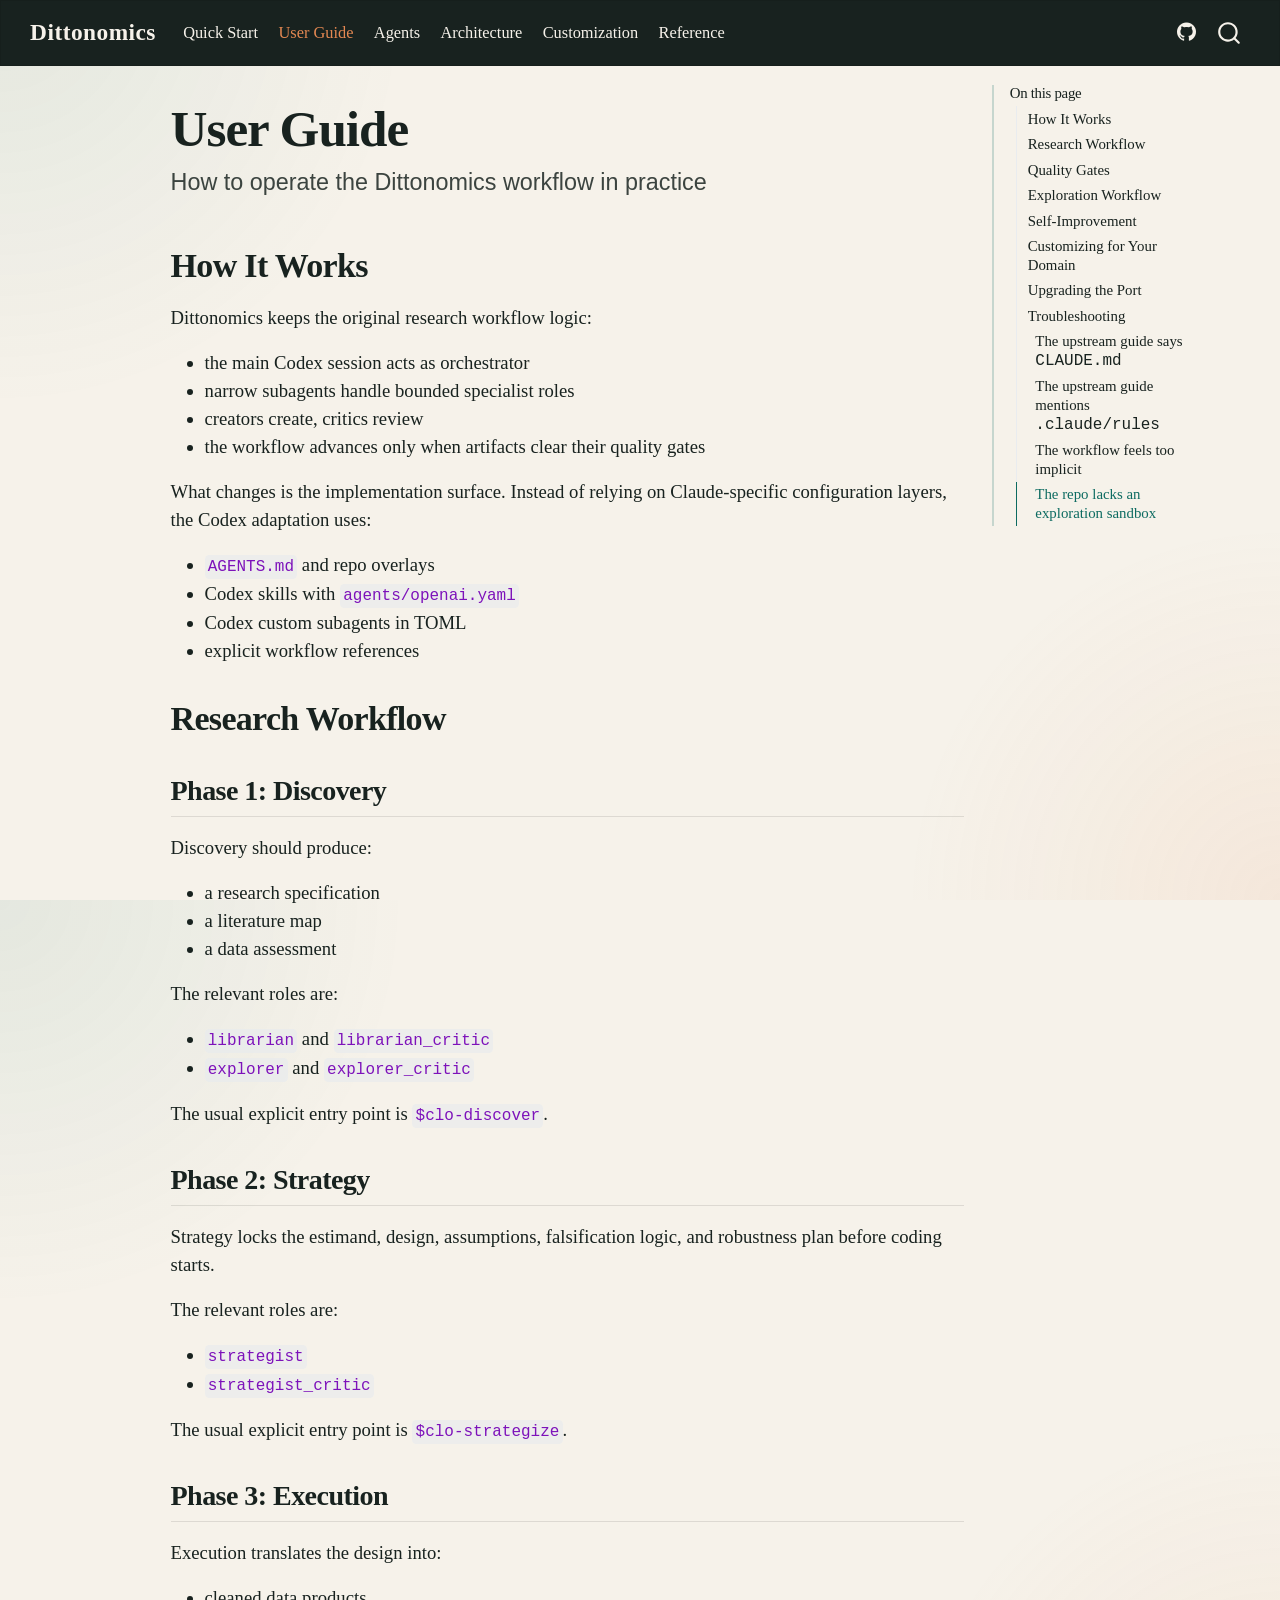
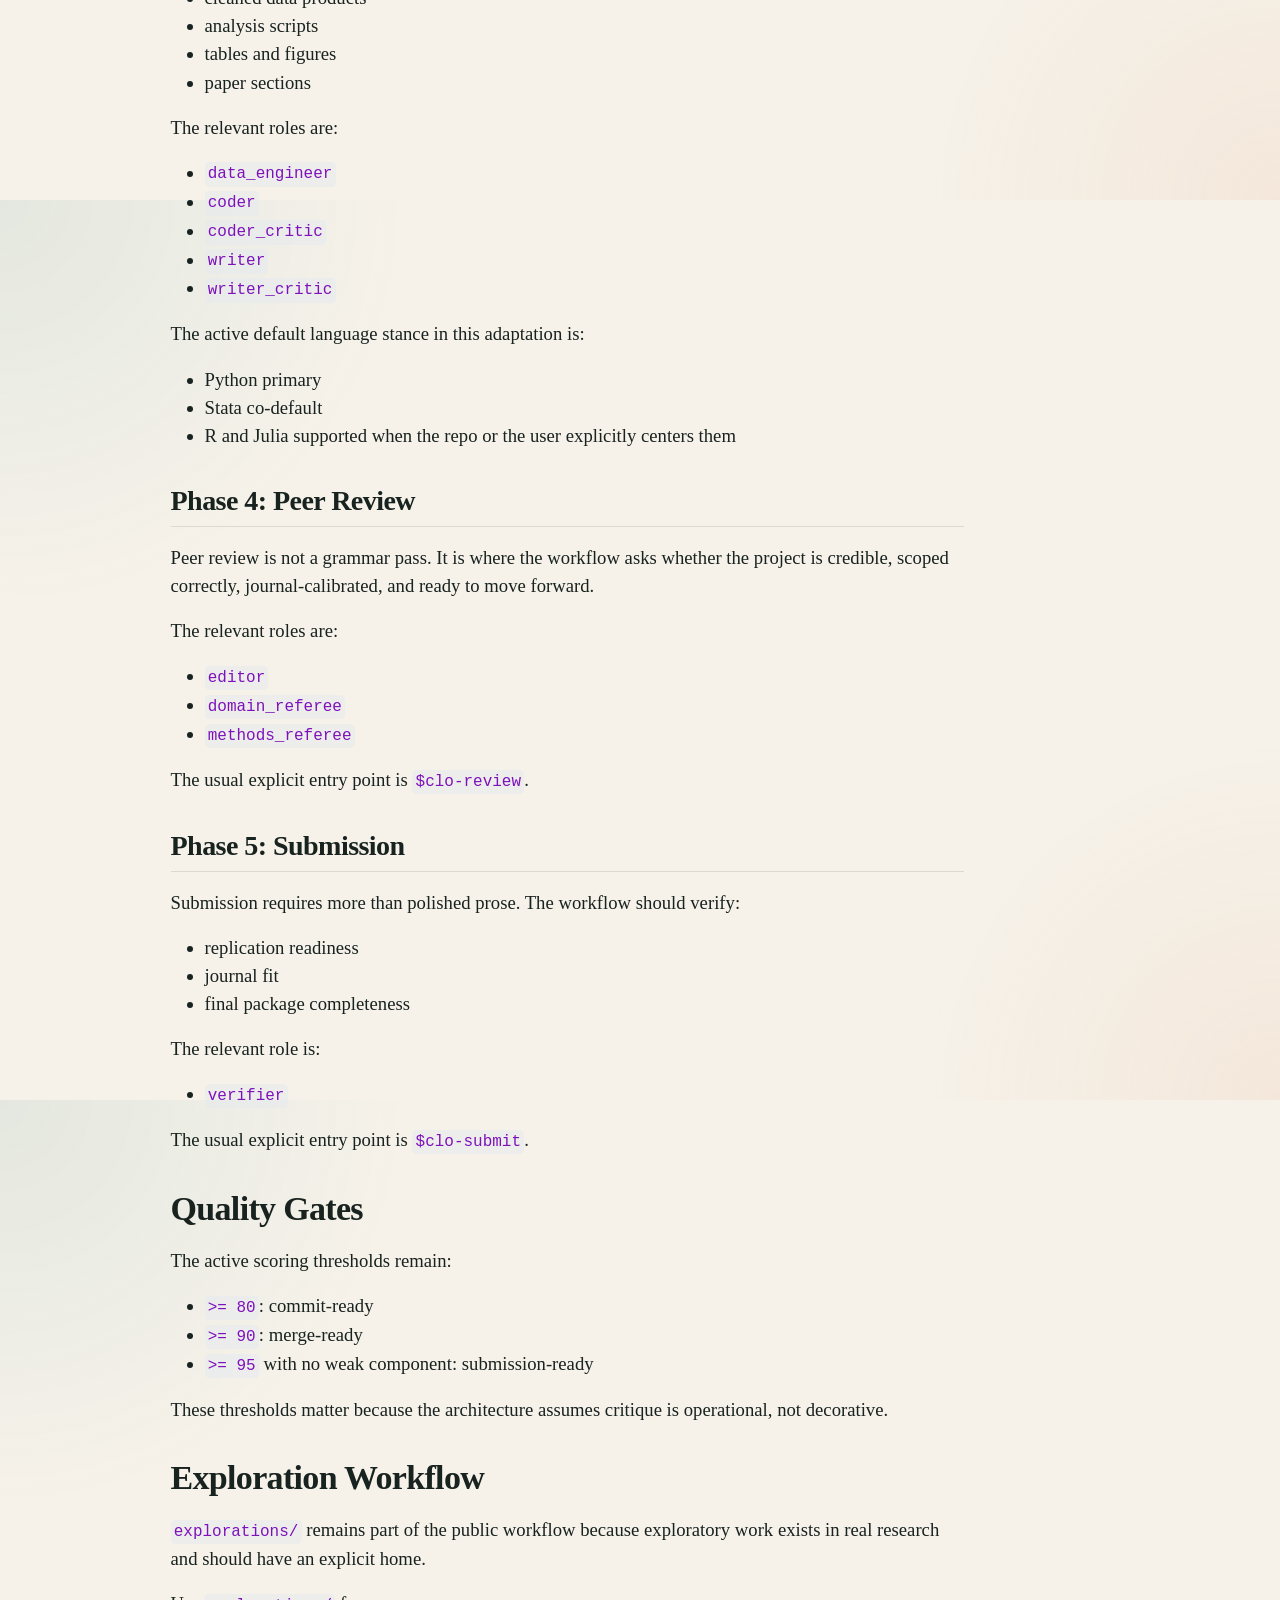
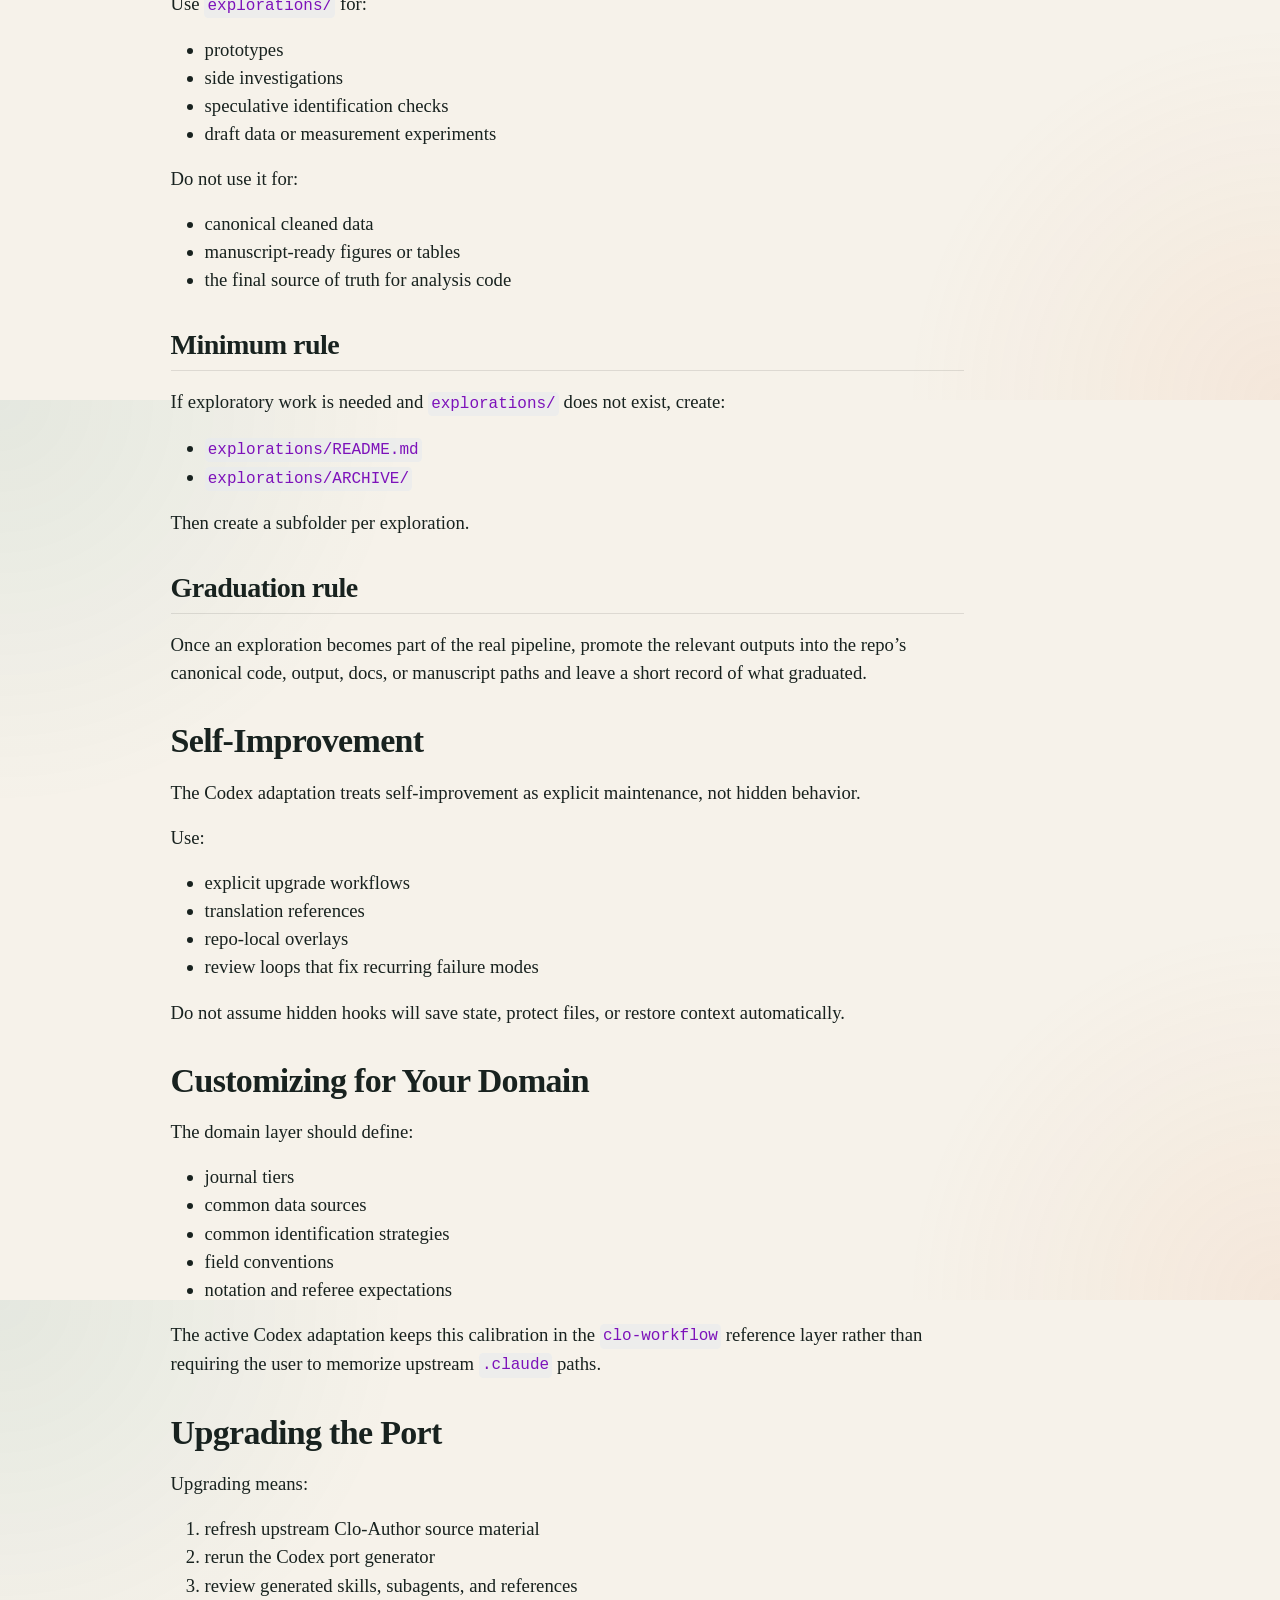
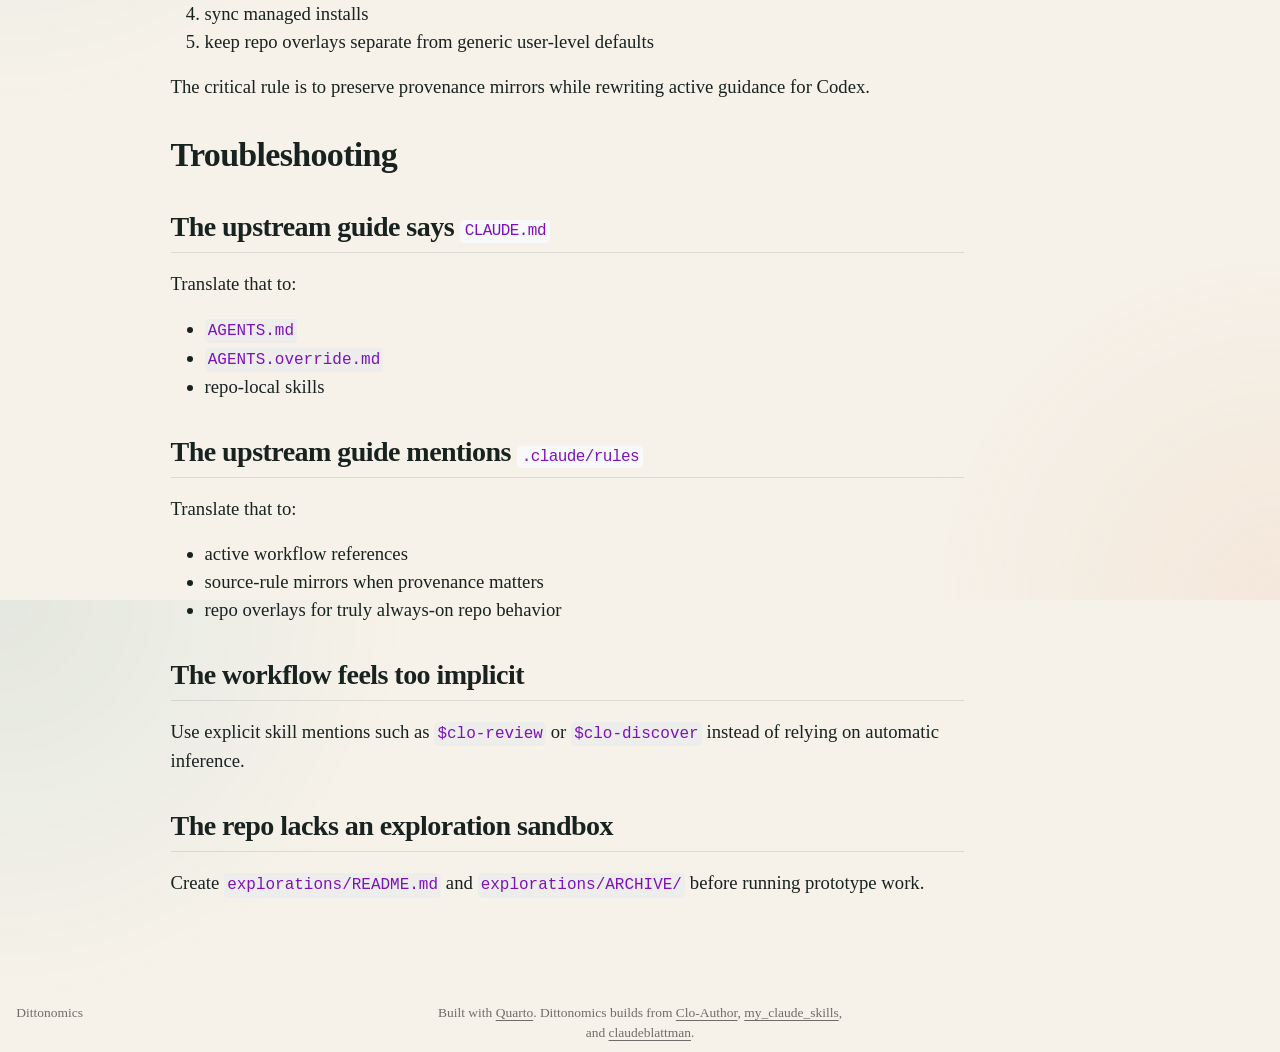
<file: docs/user-guide.html>
<!DOCTYPE html>
<html xmlns="http://www.w3.org/1999/xhtml" lang="en" xml:lang="en"><head>

<meta charset="utf-8">
<meta name="generator" content="quarto-1.9.36">

<meta name="viewport" content="width=device-width, initial-scale=1.0, user-scalable=yes">


<title>User Guide – Dittonomics</title>
<style>
/* Default styles provided by pandoc.
** See https://pandoc.org/MANUAL.html#variables-for-html for config info.
*/
code{white-space: pre-wrap;}
span.smallcaps{font-variant: small-caps;}
div.columns{display: flex; gap: min(4vw, 1.5em);}
div.column{flex: auto; overflow-x: auto;}
div.hanging-indent{margin-left: 1.5em; text-indent: -1.5em;}
ul.task-list{list-style: none;}
ul.task-list li input[type="checkbox"] {
  width: 0.8em;
  margin: 0 0.8em 0.2em -1em; /* quarto-specific, see https://github.com/quarto-dev/quarto-cli/issues/4556 */ 
  vertical-align: middle;
}
</style>


<script src="site_libs/quarto-nav/quarto-nav.js"></script>
<script src="site_libs/quarto-nav/headroom.min.js"></script>
<script src="site_libs/clipboard/clipboard.min.js"></script>
<script src="site_libs/quarto-search/autocomplete.umd.js"></script>
<script src="site_libs/quarto-search/fuse.min.js"></script>
<script src="site_libs/quarto-search/quarto-search.js"></script>
<meta name="quarto:offset" content="./">
<script src="site_libs/quarto-html/quarto.js" type="module"></script>
<script src="site_libs/quarto-html/tabsets/tabsets.js" type="module"></script>
<script src="site_libs/quarto-html/popper.min.js"></script>
<script src="site_libs/quarto-html/tippy.umd.min.js"></script>
<script src="site_libs/quarto-html/anchor.min.js"></script>
<link href="site_libs/quarto-html/tippy.css" rel="stylesheet">
<link href="site_libs/quarto-html/quarto-syntax-highlighting-845c23b38eaddc0f92fda52bfe77a8c8.css" rel="stylesheet" id="quarto-text-highlighting-styles">
<script src="site_libs/bootstrap/bootstrap.min.js"></script>
<link href="site_libs/bootstrap/bootstrap-icons.css" rel="stylesheet">
<link href="site_libs/bootstrap/bootstrap-f43aa2ac6a6dd6e2d45c657abbb927a2.min.css" rel="stylesheet" append-hash="true" id="quarto-bootstrap" data-mode="light">
<script id="quarto-search-options" type="application/json">{
  "location": "navbar",
  "copy-button": false,
  "collapse-after": 3,
  "panel-placement": "end",
  "type": "overlay",
  "limit": 50,
  "keyboard-shortcut": [
    "f",
    "/",
    "s"
  ],
  "show-item-context": false,
  "language": {
    "search-no-results-text": "No results",
    "search-matching-documents-text": "matching documents",
    "search-copy-link-title": "Copy link to search",
    "search-hide-matches-text": "Hide additional matches",
    "search-more-match-text": "more match in this document",
    "search-more-matches-text": "more matches in this document",
    "search-clear-button-title": "Clear",
    "search-text-placeholder": "",
    "search-detached-cancel-button-title": "Cancel",
    "search-submit-button-title": "Submit",
    "search-label": "Search"
  }
}</script>
<style>html{ scroll-behavior: smooth; }</style>


</head>

<body class="nav-fixed quarto-light">

<div id="quarto-search-results"></div>
  <header id="quarto-header" class="headroom fixed-top">
    <nav class="navbar navbar-expand-lg " data-bs-theme="dark">
      <div class="navbar-container container-fluid">
      <div class="navbar-brand-container mx-auto">
    <a class="navbar-brand" href="./index.html">
    <span class="navbar-title">Dittonomics</span>
    </a>
  </div>
            <div id="quarto-search" class="" title="Search"></div>
          <button class="navbar-toggler" type="button" data-bs-toggle="collapse" data-bs-target="#navbarCollapse" aria-controls="navbarCollapse" role="menu" aria-expanded="false" aria-label="Toggle navigation" onclick="if (window.quartoToggleHeadroom) { window.quartoToggleHeadroom(); }">
  <span class="navbar-toggler-icon"></span>
</button>
          <div class="collapse navbar-collapse" id="navbarCollapse">
            <ul class="navbar-nav navbar-nav-scroll me-auto">
  <li class="nav-item">
    <a class="nav-link" href="./index.html"> 
<span class="menu-text">Quick Start</span></a>
  </li>  
  <li class="nav-item">
    <a class="nav-link active" href="./user-guide.html" aria-current="page"> 
<span class="menu-text">User Guide</span></a>
  </li>  
  <li class="nav-item">
    <a class="nav-link" href="./agents.html"> 
<span class="menu-text">Agents</span></a>
  </li>  
  <li class="nav-item">
    <a class="nav-link" href="./architecture.html"> 
<span class="menu-text">Architecture</span></a>
  </li>  
  <li class="nav-item">
    <a class="nav-link" href="./customization.html"> 
<span class="menu-text">Customization</span></a>
  </li>  
  <li class="nav-item">
    <a class="nav-link" href="./reference.html"> 
<span class="menu-text">Reference</span></a>
  </li>  
</ul>
            <ul class="navbar-nav navbar-nav-scroll ms-auto">
  <li class="nav-item compact">
    <a class="nav-link" href="https://github.com/sebastianritterg/codex-clo-author"> <i class="bi bi-github" role="img">
</i> 
<span class="menu-text"></span></a>
  </li>  
</ul>
          </div> <!-- /navcollapse -->
            <div class="quarto-navbar-tools">
</div>
      </div> <!-- /container-fluid -->
    </nav>
</header>
<!-- content -->
<div id="quarto-content" class="quarto-container page-columns page-rows-contents page-layout-article page-navbar">
<!-- sidebar -->
<!-- margin-sidebar -->
    <div id="quarto-margin-sidebar" class="sidebar margin-sidebar">
        <nav id="TOC" role="doc-toc" class="toc-active">
    <h2 id="toc-title">On this page</h2>
   
  <ul>
  <li><a href="#how-it-works" id="toc-how-it-works" class="nav-link active" data-scroll-target="#how-it-works">How It Works</a></li>
  <li><a href="#research-workflow" id="toc-research-workflow" class="nav-link" data-scroll-target="#research-workflow">Research Workflow</a>
  <ul class="collapse">
  <li><a href="#phase-1-discovery" id="toc-phase-1-discovery" class="nav-link" data-scroll-target="#phase-1-discovery">Phase 1: Discovery</a></li>
  <li><a href="#phase-2-strategy" id="toc-phase-2-strategy" class="nav-link" data-scroll-target="#phase-2-strategy">Phase 2: Strategy</a></li>
  <li><a href="#phase-3-execution" id="toc-phase-3-execution" class="nav-link" data-scroll-target="#phase-3-execution">Phase 3: Execution</a></li>
  <li><a href="#phase-4-peer-review" id="toc-phase-4-peer-review" class="nav-link" data-scroll-target="#phase-4-peer-review">Phase 4: Peer Review</a></li>
  <li><a href="#phase-5-submission" id="toc-phase-5-submission" class="nav-link" data-scroll-target="#phase-5-submission">Phase 5: Submission</a></li>
  </ul></li>
  <li><a href="#quality-gates" id="toc-quality-gates" class="nav-link" data-scroll-target="#quality-gates">Quality Gates</a></li>
  <li><a href="#sec-exploration" id="toc-sec-exploration" class="nav-link" data-scroll-target="#sec-exploration">Exploration Workflow</a>
  <ul class="collapse">
  <li><a href="#minimum-rule" id="toc-minimum-rule" class="nav-link" data-scroll-target="#minimum-rule">Minimum rule</a></li>
  <li><a href="#graduation-rule" id="toc-graduation-rule" class="nav-link" data-scroll-target="#graduation-rule">Graduation rule</a></li>
  </ul></li>
  <li><a href="#self-improvement" id="toc-self-improvement" class="nav-link" data-scroll-target="#self-improvement">Self-Improvement</a></li>
  <li><a href="#customizing-for-your-domain" id="toc-customizing-for-your-domain" class="nav-link" data-scroll-target="#customizing-for-your-domain">Customizing for Your Domain</a></li>
  <li><a href="#upgrading-the-port" id="toc-upgrading-the-port" class="nav-link" data-scroll-target="#upgrading-the-port">Upgrading the Port</a></li>
  <li><a href="#troubleshooting" id="toc-troubleshooting" class="nav-link" data-scroll-target="#troubleshooting">Troubleshooting</a>
  <ul class="collapse">
  <li><a href="#the-upstream-guide-says-claude.md" id="toc-the-upstream-guide-says-claude.md" class="nav-link" data-scroll-target="#the-upstream-guide-says-claude.md">The upstream guide says <code>CLAUDE.md</code></a></li>
  <li><a href="#the-upstream-guide-mentions-.clauderules" id="toc-the-upstream-guide-mentions-.clauderules" class="nav-link" data-scroll-target="#the-upstream-guide-mentions-.clauderules">The upstream guide mentions <code>.claude/rules</code></a></li>
  <li><a href="#the-workflow-feels-too-implicit" id="toc-the-workflow-feels-too-implicit" class="nav-link" data-scroll-target="#the-workflow-feels-too-implicit">The workflow feels too implicit</a></li>
  <li><a href="#the-repo-lacks-an-exploration-sandbox" id="toc-the-repo-lacks-an-exploration-sandbox" class="nav-link" data-scroll-target="#the-repo-lacks-an-exploration-sandbox">The repo lacks an exploration sandbox</a></li>
  </ul></li>
  </ul>
</nav>
    </div>
<!-- main -->
<main class="content" id="quarto-document-content">

<header id="title-block-header" class="quarto-title-block default">
<div class="quarto-title">
<h1 class="title">User Guide</h1>
<p class="subtitle lead">How to operate the Dittonomics workflow in practice</p>
</div>



<div class="quarto-title-meta">

    
  
    
  </div>
  


</header>


<section id="how-it-works" class="level1">
<h1>How It Works</h1>
<p>Dittonomics keeps the original research workflow logic:</p>
<ul>
<li>the main Codex session acts as orchestrator</li>
<li>narrow subagents handle bounded specialist roles</li>
<li>creators create, critics review</li>
<li>the workflow advances only when artifacts clear their quality gates</li>
</ul>
<p>What changes is the implementation surface. Instead of relying on Claude-specific configuration layers, the Codex adaptation uses:</p>
<ul>
<li><code>AGENTS.md</code> and repo overlays</li>
<li>Codex skills with <code>agents/openai.yaml</code></li>
<li>Codex custom subagents in TOML</li>
<li>explicit workflow references</li>
</ul>
</section>
<section id="research-workflow" class="level1">
<h1>Research Workflow</h1>
<section id="phase-1-discovery" class="level2">
<h2 class="anchored" data-anchor-id="phase-1-discovery">Phase 1: Discovery</h2>
<p>Discovery should produce:</p>
<ul>
<li>a research specification</li>
<li>a literature map</li>
<li>a data assessment</li>
</ul>
<p>The relevant roles are:</p>
<ul>
<li><code>librarian</code> and <code>librarian_critic</code></li>
<li><code>explorer</code> and <code>explorer_critic</code></li>
</ul>
<p>The usual explicit entry point is <code>$clo-discover</code>.</p>
</section>
<section id="phase-2-strategy" class="level2">
<h2 class="anchored" data-anchor-id="phase-2-strategy">Phase 2: Strategy</h2>
<p>Strategy locks the estimand, design, assumptions, falsification logic, and robustness plan before coding starts.</p>
<p>The relevant roles are:</p>
<ul>
<li><code>strategist</code></li>
<li><code>strategist_critic</code></li>
</ul>
<p>The usual explicit entry point is <code>$clo-strategize</code>.</p>
</section>
<section id="phase-3-execution" class="level2">
<h2 class="anchored" data-anchor-id="phase-3-execution">Phase 3: Execution</h2>
<p>Execution translates the design into:</p>
<ul>
<li>cleaned data products</li>
<li>analysis scripts</li>
<li>tables and figures</li>
<li>paper sections</li>
</ul>
<p>The relevant roles are:</p>
<ul>
<li><code>data_engineer</code></li>
<li><code>coder</code></li>
<li><code>coder_critic</code></li>
<li><code>writer</code></li>
<li><code>writer_critic</code></li>
</ul>
<p>The active default language stance in this adaptation is:</p>
<ul>
<li>Python primary</li>
<li>Stata co-default</li>
<li>R and Julia supported when the repo or the user explicitly centers them</li>
</ul>
</section>
<section id="phase-4-peer-review" class="level2">
<h2 class="anchored" data-anchor-id="phase-4-peer-review">Phase 4: Peer Review</h2>
<p>Peer review is not a grammar pass. It is where the workflow asks whether the project is credible, scoped correctly, journal-calibrated, and ready to move forward.</p>
<p>The relevant roles are:</p>
<ul>
<li><code>editor</code></li>
<li><code>domain_referee</code></li>
<li><code>methods_referee</code></li>
</ul>
<p>The usual explicit entry point is <code>$clo-review</code>.</p>
</section>
<section id="phase-5-submission" class="level2">
<h2 class="anchored" data-anchor-id="phase-5-submission">Phase 5: Submission</h2>
<p>Submission requires more than polished prose. The workflow should verify:</p>
<ul>
<li>replication readiness</li>
<li>journal fit</li>
<li>final package completeness</li>
</ul>
<p>The relevant role is:</p>
<ul>
<li><code>verifier</code></li>
</ul>
<p>The usual explicit entry point is <code>$clo-submit</code>.</p>
</section>
</section>
<section id="quality-gates" class="level1">
<h1>Quality Gates</h1>
<p>The active scoring thresholds remain:</p>
<ul>
<li><code>&gt;= 80</code>: commit-ready</li>
<li><code>&gt;= 90</code>: merge-ready</li>
<li><code>&gt;= 95</code> with no weak component: submission-ready</li>
</ul>
<p>These thresholds matter because the architecture assumes critique is operational, not decorative.</p>
</section>
<section id="sec-exploration" class="level1">
<h1>Exploration Workflow</h1>
<p><code>explorations/</code> remains part of the public workflow because exploratory work exists in real research and should have an explicit home.</p>
<p>Use <code>explorations/</code> for:</p>
<ul>
<li>prototypes</li>
<li>side investigations</li>
<li>speculative identification checks</li>
<li>draft data or measurement experiments</li>
</ul>
<p>Do not use it for:</p>
<ul>
<li>canonical cleaned data</li>
<li>manuscript-ready figures or tables</li>
<li>the final source of truth for analysis code</li>
</ul>
<section id="minimum-rule" class="level2">
<h2 class="anchored" data-anchor-id="minimum-rule">Minimum rule</h2>
<p>If exploratory work is needed and <code>explorations/</code> does not exist, create:</p>
<ul>
<li><code>explorations/README.md</code></li>
<li><code>explorations/ARCHIVE/</code></li>
</ul>
<p>Then create a subfolder per exploration.</p>
</section>
<section id="graduation-rule" class="level2">
<h2 class="anchored" data-anchor-id="graduation-rule">Graduation rule</h2>
<p>Once an exploration becomes part of the real pipeline, promote the relevant outputs into the repo’s canonical code, output, docs, or manuscript paths and leave a short record of what graduated.</p>
</section>
</section>
<section id="self-improvement" class="level1">
<h1>Self-Improvement</h1>
<p>The Codex adaptation treats self-improvement as explicit maintenance, not hidden behavior.</p>
<p>Use:</p>
<ul>
<li>explicit upgrade workflows</li>
<li>translation references</li>
<li>repo-local overlays</li>
<li>review loops that fix recurring failure modes</li>
</ul>
<p>Do not assume hidden hooks will save state, protect files, or restore context automatically.</p>
</section>
<section id="customizing-for-your-domain" class="level1">
<h1>Customizing for Your Domain</h1>
<p>The domain layer should define:</p>
<ul>
<li>journal tiers</li>
<li>common data sources</li>
<li>common identification strategies</li>
<li>field conventions</li>
<li>notation and referee expectations</li>
</ul>
<p>The active Codex adaptation keeps this calibration in the <code>clo-workflow</code> reference layer rather than requiring the user to memorize upstream <code>.claude</code> paths.</p>
</section>
<section id="upgrading-the-port" class="level1">
<h1>Upgrading the Port</h1>
<p>Upgrading means:</p>
<ol type="1">
<li>refresh upstream Clo-Author source material</li>
<li>rerun the Codex port generator</li>
<li>review generated skills, subagents, and references</li>
<li>sync managed installs</li>
<li>keep repo overlays separate from generic user-level defaults</li>
</ol>
<p>The critical rule is to preserve provenance mirrors while rewriting active guidance for Codex.</p>
</section>
<section id="troubleshooting" class="level1">
<h1>Troubleshooting</h1>
<section id="the-upstream-guide-says-claude.md" class="level2">
<h2 class="anchored" data-anchor-id="the-upstream-guide-says-claude.md">The upstream guide says <code>CLAUDE.md</code></h2>
<p>Translate that to:</p>
<ul>
<li><code>AGENTS.md</code></li>
<li><code>AGENTS.override.md</code></li>
<li>repo-local skills</li>
</ul>
</section>
<section id="the-upstream-guide-mentions-.clauderules" class="level2">
<h2 class="anchored" data-anchor-id="the-upstream-guide-mentions-.clauderules">The upstream guide mentions <code>.claude/rules</code></h2>
<p>Translate that to:</p>
<ul>
<li>active workflow references</li>
<li>source-rule mirrors when provenance matters</li>
<li>repo overlays for truly always-on repo behavior</li>
</ul>
</section>
<section id="the-workflow-feels-too-implicit" class="level2">
<h2 class="anchored" data-anchor-id="the-workflow-feels-too-implicit">The workflow feels too implicit</h2>
<p>Use explicit skill mentions such as <code>$clo-review</code> or <code>$clo-discover</code> instead of relying on automatic inference.</p>
</section>
<section id="the-repo-lacks-an-exploration-sandbox" class="level2">
<h2 class="anchored" data-anchor-id="the-repo-lacks-an-exploration-sandbox">The repo lacks an exploration sandbox</h2>
<p>Create <code>explorations/README.md</code> and <code>explorations/ARCHIVE/</code> before running prototype work.</p>


</section>
</section>

</main> <!-- /main -->
<script id="quarto-html-after-body" type="application/javascript">
  window.document.addEventListener("DOMContentLoaded", function (event) {
    const icon = "";
    const anchorJS = new window.AnchorJS();
    anchorJS.options = {
      placement: 'right',
      icon: icon
    };
    anchorJS.add('.anchored');
    const isCodeAnnotation = (el) => {
      for (const clz of el.classList) {
        if (clz.startsWith('code-annotation-')) {                     
          return true;
        }
      }
      return false;
    }
    const onCopySuccess = function(e) {
      // button target
      const button = e.trigger;
      // don't keep focus
      button.blur();
      // flash "checked"
      button.classList.add('code-copy-button-checked');
      var currentTitle = button.getAttribute("title");
      button.setAttribute("title", "Copied!");
      let tooltip;
      if (window.bootstrap) {
        button.setAttribute("data-bs-toggle", "tooltip");
        button.setAttribute("data-bs-placement", "left");
        button.setAttribute("data-bs-title", "Copied!");
        tooltip = new bootstrap.Tooltip(button, 
          { trigger: "manual", 
            customClass: "code-copy-button-tooltip",
            offset: [0, -8]});
        tooltip.show();    
      }
      setTimeout(function() {
        if (tooltip) {
          tooltip.hide();
          button.removeAttribute("data-bs-title");
          button.removeAttribute("data-bs-toggle");
          button.removeAttribute("data-bs-placement");
        }
        button.setAttribute("title", currentTitle);
        button.classList.remove('code-copy-button-checked');
      }, 1000);
      // clear code selection
      e.clearSelection();
    }
    const getTextToCopy = function(trigger) {
      const outerScaffold = trigger.parentElement.cloneNode(true);
      const codeEl = outerScaffold.querySelector('code');
      for (const childEl of codeEl.children) {
        if (isCodeAnnotation(childEl)) {
          childEl.remove();
        }
      }
      return codeEl.innerText;
    }
    const clipboard = new window.ClipboardJS('.code-copy-button:not([data-in-quarto-modal])', {
      text: getTextToCopy
    });
    clipboard.on('success', onCopySuccess);
    if (window.document.getElementById('quarto-embedded-source-code-modal')) {
      const clipboardModal = new window.ClipboardJS('.code-copy-button[data-in-quarto-modal]', {
        text: getTextToCopy,
        container: window.document.getElementById('quarto-embedded-source-code-modal')
      });
      clipboardModal.on('success', onCopySuccess);
    }
      var localhostRegex = new RegExp(/^(?:http|https):\/\/localhost\:?[0-9]*\//);
      var mailtoRegex = new RegExp(/^mailto:/);
        var filterRegex = new RegExp("https:\/\/sebastianritterg\.github\.io\/codex-clo-author\/");
      var isInternal = (href) => {
          return filterRegex.test(href) || localhostRegex.test(href) || mailtoRegex.test(href);
      }
      // Inspect non-navigation links and adorn them if external
     var links = window.document.querySelectorAll('a[href]:not(.nav-link):not(.navbar-brand):not(.toc-action):not(.sidebar-link):not(.sidebar-item-toggle):not(.pagination-link):not(.no-external):not([aria-hidden]):not(.dropdown-item):not(.quarto-navigation-tool):not(.about-link)');
      for (var i=0; i<links.length; i++) {
        const link = links[i];
        if (!isInternal(link.href)) {
          // undo the damage that might have been done by quarto-nav.js in the case of
          // links that we want to consider external
          if (link.dataset.originalHref !== undefined) {
            link.href = link.dataset.originalHref;
          }
        }
      }
    function tippyHover(el, contentFn, onTriggerFn, onUntriggerFn) {
      const config = {
        allowHTML: true,
        maxWidth: 500,
        delay: 100,
        arrow: false,
        appendTo: function(el) {
            return el.parentElement;
        },
        interactive: true,
        interactiveBorder: 10,
        theme: 'quarto',
        placement: 'bottom-start',
      };
      if (contentFn) {
        config.content = contentFn;
      }
      if (onTriggerFn) {
        config.onTrigger = onTriggerFn;
      }
      if (onUntriggerFn) {
        config.onUntrigger = onUntriggerFn;
      }
      window.tippy(el, config); 
    }
    const noterefs = window.document.querySelectorAll('a[role="doc-noteref"]');
    for (var i=0; i<noterefs.length; i++) {
      const ref = noterefs[i];
      tippyHover(ref, function() {
        // use id or data attribute instead here
        let href = ref.getAttribute('data-footnote-href') || ref.getAttribute('href');
        try { href = new URL(href).hash; } catch {}
        const id = href.replace(/^#\/?/, "");
        const note = window.document.getElementById(id);
        if (note) {
          return note.innerHTML;
        } else {
          return "";
        }
      });
    }
    const xrefs = window.document.querySelectorAll('a.quarto-xref');
    const processXRef = (id, note) => {
      // Strip column container classes
      const stripColumnClz = (el) => {
        el.classList.remove("page-full", "page-columns");
        if (el.children) {
          for (const child of el.children) {
            stripColumnClz(child);
          }
        }
      }
      stripColumnClz(note)
      if (id === null || id.startsWith('sec-')) {
        // Special case sections, only their first couple elements
        const container = document.createElement("div");
        if (note.children && note.children.length > 2) {
          container.appendChild(note.children[0].cloneNode(true));
          for (let i = 1; i < note.children.length; i++) {
            const child = note.children[i];
            if (child.tagName === "P" && child.innerText === "") {
              continue;
            } else {
              container.appendChild(child.cloneNode(true));
              break;
            }
          }
          if (window.Quarto?.typesetMath) {
            window.Quarto.typesetMath(container);
          }
          return container.innerHTML
        } else {
          if (window.Quarto?.typesetMath) {
            window.Quarto.typesetMath(note);
          }
          return note.innerHTML;
        }
      } else {
        // Remove any anchor links if they are present
        const anchorLink = note.querySelector('a.anchorjs-link');
        if (anchorLink) {
          anchorLink.remove();
        }
        if (window.Quarto?.typesetMath) {
          window.Quarto.typesetMath(note);
        }
        if (note.classList.contains("callout")) {
          return note.outerHTML;
        } else {
          return note.innerHTML;
        }
      }
    }
    for (var i=0; i<xrefs.length; i++) {
      const xref = xrefs[i];
      tippyHover(xref, undefined, function(instance) {
        instance.disable();
        let url = xref.getAttribute('href');
        let hash = undefined; 
        if (url.startsWith('#')) {
          hash = url;
        } else {
          try { hash = new URL(url).hash; } catch {}
        }
        if (hash) {
          const id = hash.replace(/^#\/?/, "");
          const note = window.document.getElementById(id);
          if (note !== null) {
            try {
              const html = processXRef(id, note.cloneNode(true));
              instance.setContent(html);
            } finally {
              instance.enable();
              instance.show();
            }
          } else {
            // See if we can fetch this
            fetch(url.split('#')[0])
            .then(res => res.text())
            .then(html => {
              const parser = new DOMParser();
              const htmlDoc = parser.parseFromString(html, "text/html");
              const note = htmlDoc.getElementById(id);
              if (note !== null) {
                const html = processXRef(id, note);
                instance.setContent(html);
              } 
            }).finally(() => {
              instance.enable();
              instance.show();
            });
          }
        } else {
          // See if we can fetch a full url (with no hash to target)
          // This is a special case and we should probably do some content thinning / targeting
          fetch(url)
          .then(res => res.text())
          .then(html => {
            const parser = new DOMParser();
            const htmlDoc = parser.parseFromString(html, "text/html");
            const note = htmlDoc.querySelector('main.content');
            if (note !== null) {
              // This should only happen for chapter cross references
              // (since there is no id in the URL)
              // remove the first header
              if (note.children.length > 0 && note.children[0].tagName === "HEADER") {
                note.children[0].remove();
              }
              const html = processXRef(null, note);
              instance.setContent(html);
            } 
          }).finally(() => {
            instance.enable();
            instance.show();
          });
        }
      }, function(instance) {
      });
    }
        let selectedAnnoteEl;
        const selectorForAnnotation = ( cell, annotation) => {
          let cellAttr = 'data-code-cell="' + cell + '"';
          let lineAttr = 'data-code-annotation="' +  annotation + '"';
          const selector = 'span[' + cellAttr + '][' + lineAttr + ']';
          return selector;
        }
        const selectCodeLines = (annoteEl) => {
          const doc = window.document;
          const targetCell = annoteEl.getAttribute("data-target-cell");
          const targetAnnotation = annoteEl.getAttribute("data-target-annotation");
          const annoteSpan = window.document.querySelector(selectorForAnnotation(targetCell, targetAnnotation));
          const lines = annoteSpan.getAttribute("data-code-lines").split(",");
          const lineIds = lines.map((line) => {
            return targetCell + "-" + line;
          })
          let top = null;
          let height = null;
          let parent = null;
          if (lineIds.length > 0) {
              //compute the position of the single el (top and bottom and make a div)
              const el = window.document.getElementById(lineIds[0]);
              top = el.offsetTop;
              height = el.offsetHeight;
              parent = el.parentElement.parentElement;
            if (lineIds.length > 1) {
              const lastEl = window.document.getElementById(lineIds[lineIds.length - 1]);
              const bottom = lastEl.offsetTop + lastEl.offsetHeight;
              height = bottom - top;
            }
            if (top !== null && height !== null && parent !== null) {
              // cook up a div (if necessary) and position it 
              let div = window.document.getElementById("code-annotation-line-highlight");
              if (div === null) {
                div = window.document.createElement("div");
                div.setAttribute("id", "code-annotation-line-highlight");
                div.style.position = 'absolute';
                parent.appendChild(div);
              }
              div.style.top = top - 2 + "px";
              div.style.height = height + 4 + "px";
              div.style.left = 0;
              let gutterDiv = window.document.getElementById("code-annotation-line-highlight-gutter");
              if (gutterDiv === null) {
                gutterDiv = window.document.createElement("div");
                gutterDiv.setAttribute("id", "code-annotation-line-highlight-gutter");
                gutterDiv.style.position = 'absolute';
                const codeCell = window.document.getElementById(targetCell);
                const gutter = codeCell.querySelector('.code-annotation-gutter');
                gutter.appendChild(gutterDiv);
              }
              gutterDiv.style.top = top - 2 + "px";
              gutterDiv.style.height = height + 4 + "px";
            }
            selectedAnnoteEl = annoteEl;
          }
        };
        const unselectCodeLines = () => {
          const elementsIds = ["code-annotation-line-highlight", "code-annotation-line-highlight-gutter"];
          elementsIds.forEach((elId) => {
            const div = window.document.getElementById(elId);
            if (div) {
              div.remove();
            }
          });
          selectedAnnoteEl = undefined;
        };
          // Handle positioning of the toggle
      window.addEventListener(
        "resize",
        throttle(() => {
          elRect = undefined;
          if (selectedAnnoteEl) {
            selectCodeLines(selectedAnnoteEl);
          }
        }, 10)
      );
      function throttle(fn, ms) {
      let throttle = false;
      let timer;
        return (...args) => {
          if(!throttle) { // first call gets through
              fn.apply(this, args);
              throttle = true;
          } else { // all the others get throttled
              if(timer) clearTimeout(timer); // cancel #2
              timer = setTimeout(() => {
                fn.apply(this, args);
                timer = throttle = false;
              }, ms);
          }
        };
      }
        // Attach click handler to the DT
        const annoteDls = window.document.querySelectorAll('dt[data-target-cell]');
        for (const annoteDlNode of annoteDls) {
          annoteDlNode.addEventListener('click', (event) => {
            const clickedEl = event.target;
            if (clickedEl !== selectedAnnoteEl) {
              unselectCodeLines();
              const activeEl = window.document.querySelector('dt[data-target-cell].code-annotation-active');
              if (activeEl) {
                activeEl.classList.remove('code-annotation-active');
              }
              selectCodeLines(clickedEl);
              clickedEl.classList.add('code-annotation-active');
            } else {
              // Unselect the line
              unselectCodeLines();
              clickedEl.classList.remove('code-annotation-active');
            }
          });
        }
    const findCites = (el) => {
      const parentEl = el.parentElement;
      if (parentEl) {
        const cites = parentEl.dataset.cites;
        if (cites) {
          return {
            el,
            cites: cites.split(' ')
          };
        } else {
          return findCites(el.parentElement)
        }
      } else {
        return undefined;
      }
    };
    var bibliorefs = window.document.querySelectorAll('a[role="doc-biblioref"]');
    for (var i=0; i<bibliorefs.length; i++) {
      const ref = bibliorefs[i];
      const citeInfo = findCites(ref);
      if (citeInfo) {
        tippyHover(citeInfo.el, function() {
          var popup = window.document.createElement('div');
          citeInfo.cites.forEach(function(cite) {
            var citeDiv = window.document.createElement('div');
            citeDiv.classList.add('hanging-indent');
            citeDiv.classList.add('csl-entry');
            var biblioDiv = window.document.getElementById('ref-' + cite);
            if (biblioDiv) {
              citeDiv.innerHTML = biblioDiv.innerHTML;
            }
            popup.appendChild(citeDiv);
          });
          return popup.innerHTML;
        });
      }
    }
  });
  </script>
</div> <!-- /content -->
<footer class="footer">
  <div class="nav-footer">
    <div class="nav-footer-left">
<p>Dittonomics</p>
</div>   
    <div class="nav-footer-center">
<p>Built with <a href="https://quarto.org">Quarto</a>. Dittonomics builds from <a href="https://hsantanna.org/clo-author/">Clo-Author</a>, <a href="https://github.com/dariia-m/my_claude_skills">my_claude_skills</a>, and <a href="https://github.com/chrisblattman/claudeblattman">claudeblattman</a>.</p>
</div>
    <div class="nav-footer-right">
      &nbsp;
    </div>
  </div>
</footer>




<script src="site_libs/quarto-html/zenscroll-min.js"></script>
</body></html>
</file>
<file: docs/site_libs/quarto-html/tippy.css>
.tippy-box[data-animation=fade][data-state=hidden]{opacity:0}[data-tippy-root]{max-width:calc(100vw - 10px)}.tippy-box{position:relative;background-color:#333;color:#fff;border-radius:4px;font-size:14px;line-height:1.4;white-space:normal;outline:0;transition-property:transform,visibility,opacity}.tippy-box[data-placement^=top]>.tippy-arrow{bottom:0}.tippy-box[data-placement^=top]>.tippy-arrow:before{bottom:-7px;left:0;border-width:8px 8px 0;border-top-color:initial;transform-origin:center top}.tippy-box[data-placement^=bottom]>.tippy-arrow{top:0}.tippy-box[data-placement^=bottom]>.tippy-arrow:before{top:-7px;left:0;border-width:0 8px 8px;border-bottom-color:initial;transform-origin:center bottom}.tippy-box[data-placement^=left]>.tippy-arrow{right:0}.tippy-box[data-placement^=left]>.tippy-arrow:before{border-width:8px 0 8px 8px;border-left-color:initial;right:-7px;transform-origin:center left}.tippy-box[data-placement^=right]>.tippy-arrow{left:0}.tippy-box[data-placement^=right]>.tippy-arrow:before{left:-7px;border-width:8px 8px 8px 0;border-right-color:initial;transform-origin:center right}.tippy-box[data-inertia][data-state=visible]{transition-timing-function:cubic-bezier(.54,1.5,.38,1.11)}.tippy-arrow{width:16px;height:16px;color:#333}.tippy-arrow:before{content:"";position:absolute;border-color:transparent;border-style:solid}.tippy-content{position:relative;padding:5px 9px;z-index:1}
</file>
<file: docs/site_libs/quarto-html/quarto-syntax-highlighting-845c23b38eaddc0f92fda52bfe77a8c8.css>
/* quarto syntax highlight colors */
:root {
  --quarto-hl-ot-color: #003B4F;
  --quarto-hl-at-color: #657422;
  --quarto-hl-ss-color: #20794D;
  --quarto-hl-an-color: #5E5E5E;
  --quarto-hl-fu-color: #4758AB;
  --quarto-hl-st-color: #20794D;
  --quarto-hl-cf-color: #003B4F;
  --quarto-hl-op-color: #5E5E5E;
  --quarto-hl-er-color: #AD0000;
  --quarto-hl-bn-color: #AD0000;
  --quarto-hl-al-color: #AD0000;
  --quarto-hl-va-color: #111111;
  --quarto-hl-bu-color: inherit;
  --quarto-hl-ex-color: inherit;
  --quarto-hl-pp-color: #AD0000;
  --quarto-hl-in-color: #5E5E5E;
  --quarto-hl-vs-color: #20794D;
  --quarto-hl-wa-color: #5E5E5E;
  --quarto-hl-do-color: #5E5E5E;
  --quarto-hl-im-color: #00769E;
  --quarto-hl-ch-color: #20794D;
  --quarto-hl-dt-color: #AD0000;
  --quarto-hl-fl-color: #AD0000;
  --quarto-hl-co-color: #5E5E5E;
  --quarto-hl-cv-color: #5E5E5E;
  --quarto-hl-cn-color: #8f5902;
  --quarto-hl-sc-color: #5E5E5E;
  --quarto-hl-dv-color: #AD0000;
  --quarto-hl-kw-color: #003B4F;
}

/* other quarto variables */
:root {
  --quarto-font-monospace: SFMono-Regular, Menlo, Monaco, Consolas, "Liberation Mono", "Courier New", monospace;
}

/* syntax highlight based on Pandoc's rules */
pre > code.sourceCode > span {
  color: #003B4F;
}

code.sourceCode > span {
  color: #003B4F;
}

div.sourceCode,
div.sourceCode pre.sourceCode {
  color: #003B4F;
}

/* Normal */
code span {
  color: #003B4F;
}

/* Alert */
code span.al {
  color: #AD0000;
  font-style: inherit;
}

/* Annotation */
code span.an {
  color: #5E5E5E;
  font-style: inherit;
}

/* Attribute */
code span.at {
  color: #657422;
  font-style: inherit;
}

/* BaseN */
code span.bn {
  color: #AD0000;
  font-style: inherit;
}

/* BuiltIn */
code span.bu {
  font-style: inherit;
}

/* ControlFlow */
code span.cf {
  color: #003B4F;
  font-weight: bold;
  font-style: inherit;
}

/* Char */
code span.ch {
  color: #20794D;
  font-style: inherit;
}

/* Constant */
code span.cn {
  color: #8f5902;
  font-style: inherit;
}

/* Comment */
code span.co {
  color: #5E5E5E;
  font-style: inherit;
}

/* CommentVar */
code span.cv {
  color: #5E5E5E;
  font-style: italic;
}

/* Documentation */
code span.do {
  color: #5E5E5E;
  font-style: italic;
}

/* DataType */
code span.dt {
  color: #AD0000;
  font-style: inherit;
}

/* DecVal */
code span.dv {
  color: #AD0000;
  font-style: inherit;
}

/* Error */
code span.er {
  color: #AD0000;
  font-style: inherit;
}

/* Extension */
code span.ex {
  font-style: inherit;
}

/* Float */
code span.fl {
  color: #AD0000;
  font-style: inherit;
}

/* Function */
code span.fu {
  color: #4758AB;
  font-style: inherit;
}

/* Import */
code span.im {
  color: #00769E;
  font-style: inherit;
}

/* Information */
code span.in {
  color: #5E5E5E;
  font-style: inherit;
}

/* Keyword */
code span.kw {
  color: #003B4F;
  font-weight: bold;
  font-style: inherit;
}

/* Operator */
code span.op {
  color: #5E5E5E;
  font-style: inherit;
}

/* Other */
code span.ot {
  color: #003B4F;
  font-style: inherit;
}

/* Preprocessor */
code span.pp {
  color: #AD0000;
  font-style: inherit;
}

/* SpecialChar */
code span.sc {
  color: #5E5E5E;
  font-style: inherit;
}

/* SpecialString */
code span.ss {
  color: #20794D;
  font-style: inherit;
}

/* String */
code span.st {
  color: #20794D;
  font-style: inherit;
}

/* Variable */
code span.va {
  color: #111111;
  font-style: inherit;
}

/* VerbatimString */
code span.vs {
  color: #20794D;
  font-style: inherit;
}

/* Warning */
code span.wa {
  color: #5E5E5E;
  font-style: italic;
}

.prevent-inlining {
  content: "</";
}

/*# sourceMappingURL=ac89f0bb514bba72461919f78549e31c.css.map */
</file>
<file: docs/site_libs/quarto-diagram/mermaid.css>
.mermaidTooltip {
  position: absolute;
  text-align: center;
  max-width: 200px;
  padding: 2px;
  font-family: "trebuchet ms", verdana, arial;
  font-size: 12px;
  background: #ffffde;
  border: 1px solid #aaaa33;
  border-radius: 2px;
  pointer-events: none;
  z-index: 1000;
}
</file>
